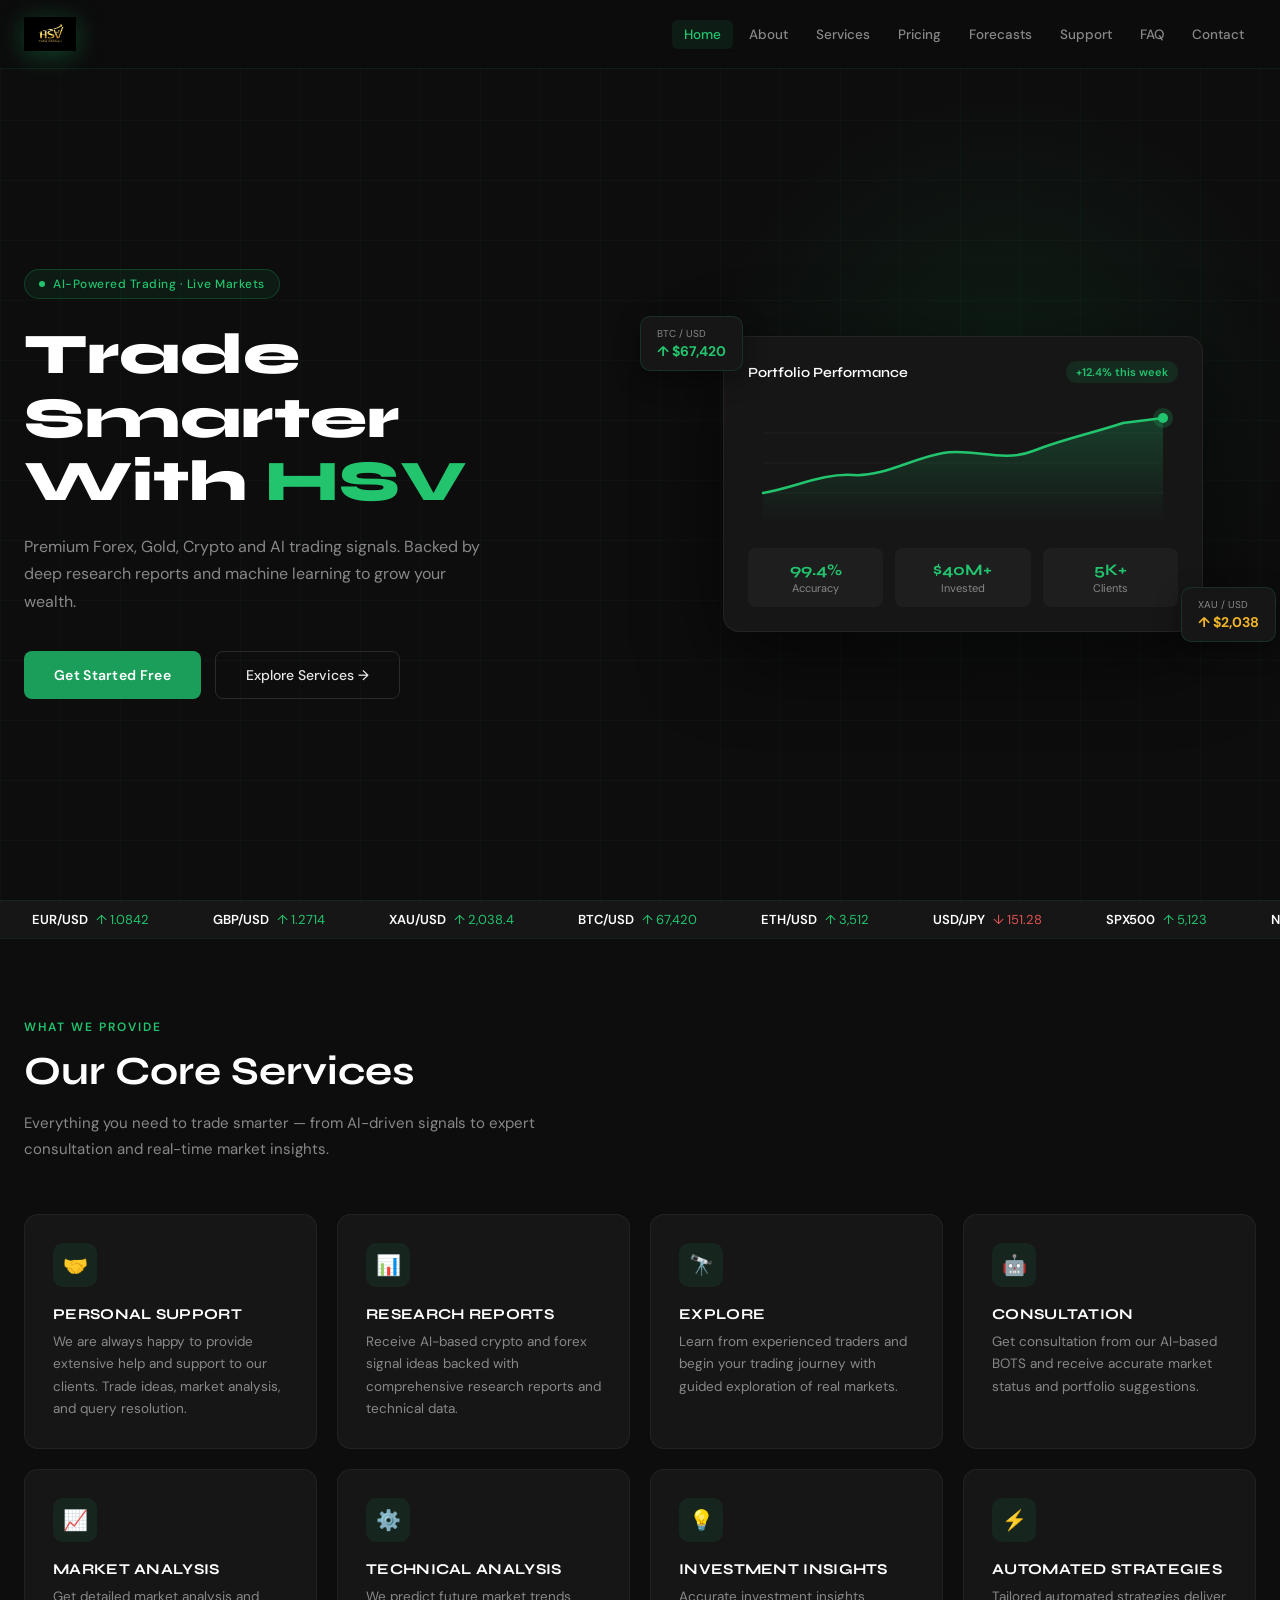
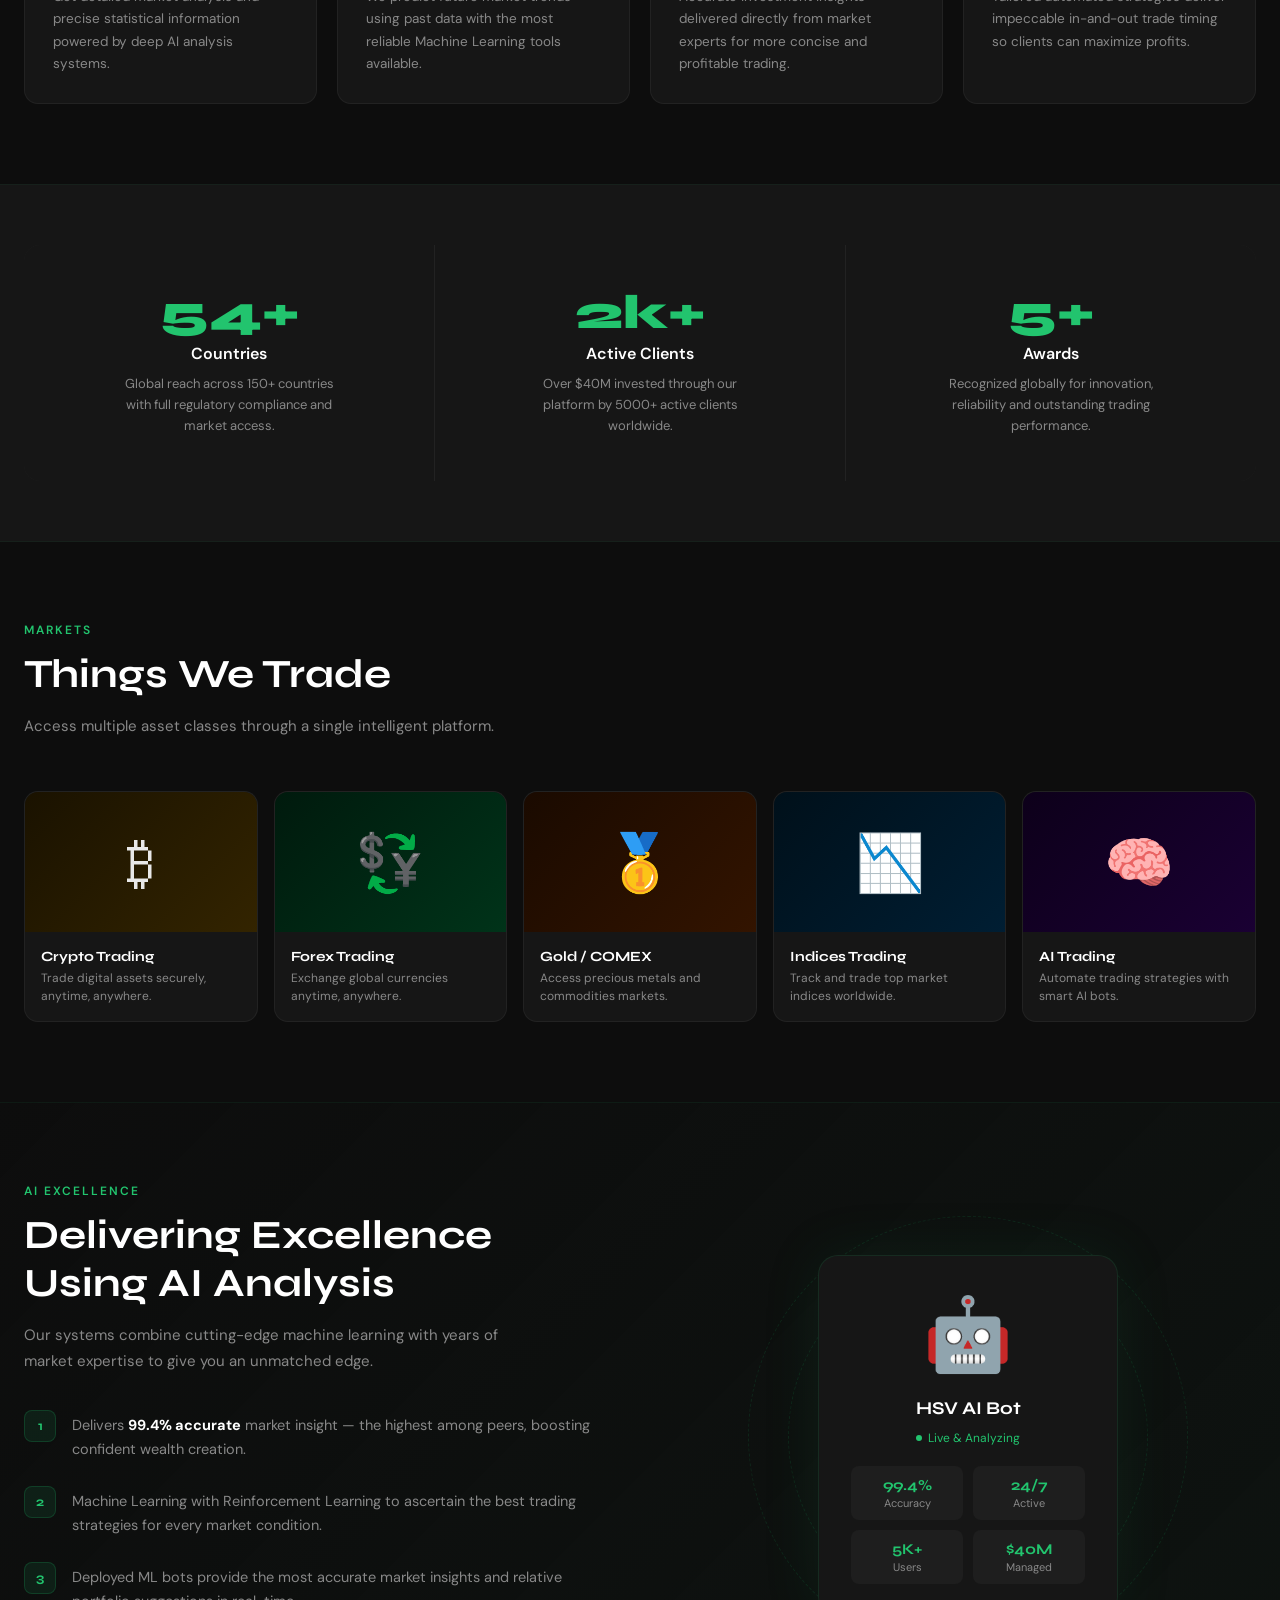
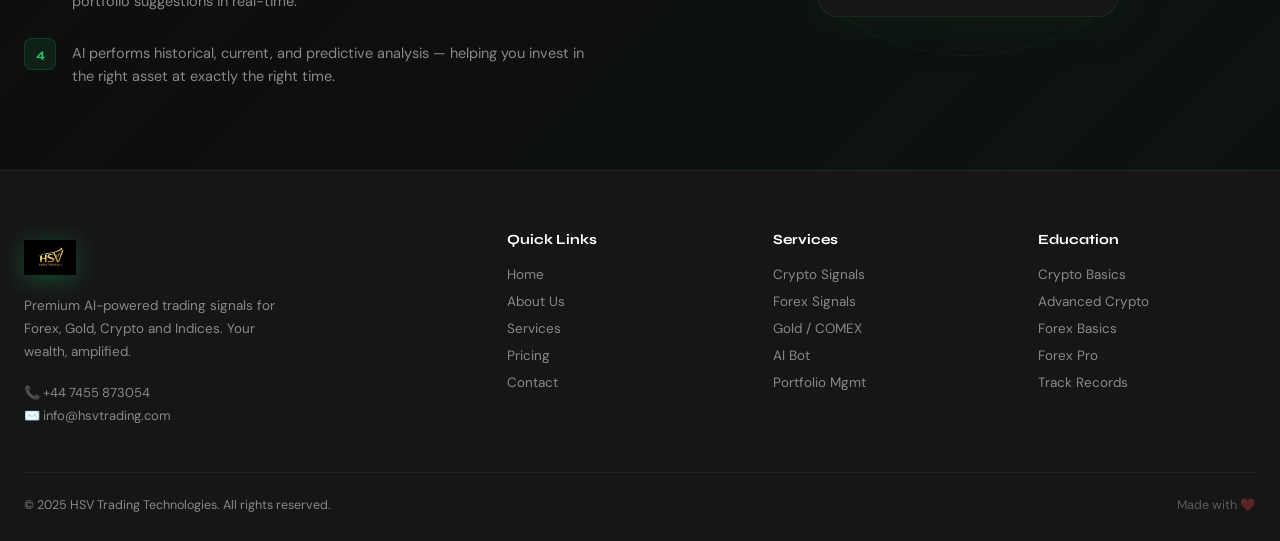
<file: index.html>
<!DOCTYPE html>
<html lang="en">
<head>
<meta charset="UTF-8">
<meta name="viewport" content="width=device-width, initial-scale=1.0">
<title>HSV Trading Technologies</title>
<link href="https://fonts.googleapis.com/css2?family=Syne:wght@400;600;700;800&family=DM+Sans:wght@300;400;500&display=swap" rel="stylesheet">
<style>
  :root {
    --green: #1a9e5a;
    --green-light: #22c46e;
    --green-glow: rgba(26,158,90,0.15);
    --dark: #0d0d0d;
    --dark2: #161616;
    --dark3: #1e1e1e;
    --gray: #2a2a2a;
    --text: #e8e8e8;
    --text-muted: #888;
    --white: #ffffff;
  }

  * { margin: 0; padding: 0; box-sizing: border-box; }

  body {
    font-family: 'DM Sans', sans-serif;
    background: var(--dark);
    color: var(--text);
    overflow-x: hidden;
  }

  /* ===== NAVBAR ===== */
  header {
    position: fixed;
    top: 0; left: 0; right: 0;
    z-index: 1000;
    background: rgba(13,13,13,0.92);
    backdrop-filter: blur(12px);
    border-bottom: 1px solid rgba(26,158,90,0.15);
  }

  .navbar {
    max-width: 1300px;
    margin: 0 auto;
    padding: 0 24px;
    height: 68px;
    display: flex;
    align-items: center;
    justify-content: space-between;
  }

  .logo {
    display: flex;
    align-items: center;
    gap: 10px;
    text-decoration: none;
  }

  .logo {
    display: flex;
    align-items: center;
    text-decoration: none;
  }

  .logo-icon {
    display: flex;
    align-items: center;
    justify-content: center;
    transition: transform 0.2s, filter 0.2s;
    filter: drop-shadow(0 4px 12px rgba(26,158,90,0.4));
  }

  .logo:hover .logo-icon {
    transform: scale(1.07);
    filter: drop-shadow(0 6px 18px rgba(34,196,110,0.55));
  }

  nav.nav-links {
    display: flex;
    align-items: center;
    gap: 4px;
  }

  nav.nav-links a {
    text-decoration: none;
    color: var(--text-muted);
    font-size: 13.5px;
    font-weight: 500;
    padding: 6px 12px;
    border-radius: 6px;
    transition: all 0.2s;
  }

  nav.nav-links a:hover, nav.nav-links a.active {
    color: var(--white);
    background: rgba(26,158,90,0.12);
  }

  nav.nav-links a.active { color: var(--green-light); }

  .mobile-menu {
    display: none;
    font-size: 24px;
    cursor: pointer;
    color: var(--text);
  }

  /* ===== HERO ===== */
  .hero {
    min-height: 100vh;
    padding-top: 68px;
    display: flex;
    align-items: center;
    position: relative;
    overflow: hidden;
    background: var(--dark);
  }

  /* Animated background grid */
  .hero::before {
    content: '';
    position: absolute;
    inset: 0;
    background-image:
      linear-gradient(rgba(26,158,90,0.05) 1px, transparent 1px),
      linear-gradient(90deg, rgba(26,158,90,0.05) 1px, transparent 1px);
    background-size: 60px 60px;
    animation: gridMove 20s linear infinite;
  }

  @keyframes gridMove {
    0% { transform: translateY(0); }
    100% { transform: translateY(60px); }
  }

  /* Green glow blob */
  .hero::after {
    content: '';
    position: absolute;
    top: 10%; left: 55%;
    width: 600px; height: 600px;
    background: radial-gradient(circle, rgba(26,158,90,0.12) 0%, transparent 70%);
    border-radius: 50%;
    pointer-events: none;
  }

  .hero-inner {
    max-width: 1300px;
    margin: 0 auto;
    padding: 0 24px;
    width: 100%;
    display: grid;
    grid-template-columns: 1fr 1fr;
    gap: 60px;
    align-items: center;
    position: relative;
    z-index: 2;
  }

  .hero-badge {
    display: inline-flex;
    align-items: center;
    gap: 8px;
    background: rgba(26,158,90,0.1);
    border: 1px solid rgba(26,158,90,0.3);
    border-radius: 100px;
    padding: 6px 14px;
    font-size: 12px;
    color: var(--green-light);
    font-weight: 500;
    margin-bottom: 24px;
    letter-spacing: 0.5px;
  }

  .hero-badge::before {
    content: '';
    width: 6px; height: 6px;
    background: var(--green-light);
    border-radius: 50%;
    animation: pulse 2s infinite;
  }

  @keyframes pulse {
    0%, 100% { opacity: 1; transform: scale(1); }
    50% { opacity: 0.5; transform: scale(0.8); }
  }

  .hero h1 {
    font-family: 'Syne', sans-serif;
    font-size: clamp(36px, 4.5vw, 58px);
    font-weight: 800;
    line-height: 1.1;
    color: var(--white);
    margin-bottom: 20px;
  }

  .hero h1 .highlight {
    color: var(--green-light);
    position: relative;
  }

  .hero p {
    font-size: 16px;
    color: var(--text-muted);
    line-height: 1.7;
    margin-bottom: 36px;
    max-width: 460px;
  }

  .hero-btns {
    display: flex;
    gap: 14px;
    flex-wrap: wrap;
  }

  .btn-primary {
    background: var(--green);
    color: #fff;
    border: none;
    padding: 14px 30px;
    border-radius: 8px;
    font-size: 14px;
    font-weight: 600;
    cursor: pointer;
    transition: all 0.25s;
    font-family: 'DM Sans', sans-serif;
    letter-spacing: 0.3px;
  }

  .btn-primary:hover {
    background: var(--green-light);
    transform: translateY(-2px);
    box-shadow: 0 8px 24px rgba(26,158,90,0.35);
  }

  .btn-secondary {
    background: transparent;
    color: var(--text);
    border: 1px solid var(--gray);
    padding: 14px 30px;
    border-radius: 8px;
    font-size: 14px;
    font-weight: 500;
    cursor: pointer;
    transition: all 0.25s;
    font-family: 'DM Sans', sans-serif;
  }

  .btn-secondary:hover {
    border-color: var(--green);
    color: var(--green-light);
  }

  /* Chart Visual */
  .hero-visual {
    position: relative;
    display: flex;
    align-items: center;
    justify-content: center;
  }

  .chart-card {
    background: var(--dark2);
    border: 1px solid rgba(255,255,255,0.06);
    border-radius: 16px;
    padding: 24px;
    width: 100%;
    max-width: 480px;
    box-shadow: 0 24px 80px rgba(0,0,0,0.6);
    animation: floatCard 4s ease-in-out infinite;
  }

  @keyframes floatCard {
    0%, 100% { transform: translateY(0); }
    50% { transform: translateY(-12px); }
  }

  .chart-header {
    display: flex;
    justify-content: space-between;
    align-items: center;
    margin-bottom: 20px;
  }

  .chart-title { font-family: 'Syne', sans-serif; font-weight: 600; font-size: 14px; color: var(--white); }
  .chart-tag {
    background: rgba(26,158,90,0.15);
    color: var(--green-light);
    font-size: 11px;
    font-weight: 600;
    padding: 4px 10px;
    border-radius: 100px;
  }

  /* SVG Chart */
  .chart-svg {
    width: 100%;
    height: 120px;
  }

  .chart-stats {
    display: grid;
    grid-template-columns: repeat(3, 1fr);
    gap: 12px;
    margin-top: 20px;
  }

  .stat-box {
    background: var(--dark3);
    border-radius: 8px;
    padding: 12px;
    text-align: center;
  }

  .stat-box .val {
    font-family: 'Syne', sans-serif;
    font-weight: 700;
    font-size: 16px;
    color: var(--green-light);
  }

  .stat-box .lbl {
    font-size: 11px;
    color: var(--text-muted);
    margin-top: 2px;
  }

  /* Mini floating cards */
  .float-card {
    position: absolute;
    background: var(--dark2);
    border: 1px solid rgba(26,158,90,0.2);
    border-radius: 10px;
    padding: 10px 16px;
    font-size: 12px;
    white-space: nowrap;
    box-shadow: 0 8px 24px rgba(0,0,0,0.4);
  }

  .float-card.top-left {
    top: -20px; left: -30px;
    animation: floatCard2 3s ease-in-out infinite;
  }

  .float-card.bottom-right {
    bottom: -10px; right: -20px;
    animation: floatCard2 3.5s ease-in-out infinite reverse;
  }

  @keyframes floatCard2 {
    0%, 100% { transform: translateY(0); }
    50% { transform: translateY(-8px); }
  }

  .float-card .fc-label { color: var(--text-muted); font-size: 10px; }
  .float-card .fc-val { color: var(--green-light); font-weight: 700; font-size: 14px; margin-top: 2px; }

  /* ===== TICKER ===== */
  .ticker-bar {
    background: var(--dark2);
    border-top: 1px solid rgba(26,158,90,0.1);
    border-bottom: 1px solid rgba(26,158,90,0.1);
    overflow: hidden;
    padding: 10px 0;
  }

  .ticker-inner {
    display: flex;
    animation: tickerScroll 25s linear infinite;
    width: max-content;
  }

  .ticker-item {
    padding: 0 32px;
    font-size: 13px;
    color: var(--text-muted);
    display: flex;
    align-items: center;
    gap: 8px;
    white-space: nowrap;
  }

  .ticker-item .pair { color: var(--white); font-weight: 600; font-size: 13px; }
  .ticker-item .up { color: var(--green-light); }
  .ticker-item .down { color: #e05252; }

  @keyframes tickerScroll {
    0% { transform: translateX(0); }
    100% { transform: translateX(-50%); }
  }

  /* ===== SECTIONS ===== */
  .section {
    padding: 80px 24px;
    max-width: 1300px;
    margin: 0 auto;
  }

  .section-label {
    font-size: 12px;
    font-weight: 600;
    color: var(--green-light);
    letter-spacing: 2px;
    text-transform: uppercase;
    margin-bottom: 12px;
  }

  .section-title {
    font-family: 'Syne', sans-serif;
    font-size: clamp(26px, 3.5vw, 40px);
    font-weight: 700;
    color: var(--white);
    margin-bottom: 16px;
  }

  .section-sub {
    color: var(--text-muted);
    font-size: 15px;
    max-width: 520px;
    line-height: 1.7;
    margin-bottom: 52px;
  }

  /* ===== SERVICES GRID ===== */
  .services-grid {
    display: grid;
    grid-template-columns: repeat(auto-fill, minmax(270px, 1fr));
    gap: 20px;
  }

  .service-card {
    background: var(--dark2);
    border: 1px solid rgba(255,255,255,0.05);
    border-radius: 14px;
    padding: 28px;
    transition: all 0.3s;
    position: relative;
    overflow: hidden;
  }

  .service-card::before {
    content: '';
    position: absolute;
    top: 0; left: 0;
    width: 100%; height: 3px;
    background: var(--green);
    transform: scaleX(0);
    transform-origin: left;
    transition: transform 0.3s;
  }

  .service-card:hover {
    border-color: rgba(26,158,90,0.2);
    transform: translateY(-4px);
    box-shadow: 0 16px 40px rgba(0,0,0,0.4);
  }

  .service-card:hover::before { transform: scaleX(1); }

  .svc-icon {
    width: 44px; height: 44px;
    background: rgba(26,158,90,0.12);
    border-radius: 10px;
    display: flex; align-items: center; justify-content: center;
    font-size: 20px;
    margin-bottom: 18px;
    transition: background 0.3s;
  }

  .service-card:hover .svc-icon { background: rgba(26,158,90,0.22); }

  .svc-title {
    font-family: 'Syne', sans-serif;
    font-weight: 700;
    font-size: 15px;
    color: var(--white);
    margin-bottom: 8px;
    letter-spacing: 0.3px;
  }

  .svc-desc {
    font-size: 13.5px;
    color: var(--text-muted);
    line-height: 1.65;
  }

  /* ===== STATS ===== */
  .stats-wrapper {
    background: var(--dark2);
    border-top: 1px solid rgba(26,158,90,0.08);
    border-bottom: 1px solid rgba(26,158,90,0.08);
    padding: 60px 24px;
  }

  .stats-inner {
    max-width: 1300px;
    margin: 0 auto;
    display: grid;
    grid-template-columns: repeat(3, 1fr);
    gap: 1px;
    background: rgba(255,255,255,0.05);
    border-radius: 16px;
    overflow: hidden;
  }

  .stat-item {
    background: var(--dark2);
    padding: 44px 40px;
    text-align: center;
  }

  .stat-number {
    font-family: 'Syne', sans-serif;
    font-size: 48px;
    font-weight: 800;
    color: var(--green-light);
    line-height: 1;
    margin-bottom: 6px;
  }

  .stat-label {
    font-size: 16px;
    font-weight: 600;
    color: var(--white);
    margin-bottom: 10px;
  }

  .stat-desc {
    font-size: 13px;
    color: var(--text-muted);
    line-height: 1.6;
    max-width: 220px;
    margin: 0 auto;
  }

  /* ===== TRADING CATEGORIES ===== */
  .trade-grid {
    display: grid;
    grid-template-columns: repeat(5, 1fr);
    gap: 16px;
  }

  .trade-card {
    background: var(--dark2);
    border: 1px solid rgba(255,255,255,0.05);
    border-radius: 14px;
    overflow: hidden;
    transition: all 0.3s;
    cursor: pointer;
    position: relative;
  }

  .trade-card:hover {
    border-color: rgba(26,158,90,0.3);
    transform: translateY(-6px);
    box-shadow: 0 20px 50px rgba(0,0,0,0.5);
  }

  .trade-visual {
    height: 140px;
    display: flex;
    align-items: center;
    justify-content: center;
    font-size: 56px;
    position: relative;
    overflow: hidden;
  }

  /* Different bg per card */
  .trade-card:nth-child(1) .trade-visual { background: linear-gradient(135deg, #1a1200, #332400); }
  .trade-card:nth-child(2) .trade-visual { background: linear-gradient(135deg, #001a0d, #003319); }
  .trade-card:nth-child(3) .trade-visual { background: linear-gradient(135deg, #1a0a00, #331400); }
  .trade-card:nth-child(4) .trade-visual { background: linear-gradient(135deg, #00101a, #001e33); }
  .trade-card:nth-child(5) .trade-visual { background: linear-gradient(135deg, #0d001a, #1a0033); }

  .trade-overlay {
    position: absolute;
    inset: 0;
    background: rgba(26,158,90,0.15);
    opacity: 0;
    transition: opacity 0.3s;
    display: flex;
    align-items: center;
    justify-content: center;
  }

  .trade-card:hover .trade-overlay { opacity: 1; }

  .trade-btn {
    background: var(--green);
    color: #fff;
    border: none;
    padding: 9px 18px;
    border-radius: 6px;
    font-size: 12px;
    font-weight: 600;
    cursor: pointer;
    font-family: 'DM Sans', sans-serif;
  }

  .trade-info {
    padding: 16px;
  }

  .trade-name {
    font-family: 'Syne', sans-serif;
    font-weight: 700;
    font-size: 14px;
    color: var(--white);
    margin-bottom: 4px;
  }

  .trade-desc {
    font-size: 12px;
    color: var(--text-muted);
    line-height: 1.5;
  }

  /* ===== AI SECTION ===== */
  .ai-section {
    background: linear-gradient(135deg, var(--dark) 0%, rgba(26,158,90,0.04) 100%);
    border-top: 1px solid rgba(26,158,90,0.08);
    border-bottom: 1px solid rgba(26,158,90,0.08);
    padding: 80px 24px;
  }

  .ai-inner {
    max-width: 1300px;
    margin: 0 auto;
    display: grid;
    grid-template-columns: 1fr 1fr;
    gap: 80px;
    align-items: center;
  }

  .ai-points {
    display: flex;
    flex-direction: column;
    gap: 24px;
  }

  .ai-point {
    display: flex;
    gap: 16px;
    align-items: flex-start;
  }

  .ai-num {
    width: 32px; height: 32px;
    min-width: 32px;
    background: rgba(26,158,90,0.12);
    border: 1px solid rgba(26,158,90,0.25);
    border-radius: 8px;
    display: flex; align-items: center; justify-content: center;
    font-family: 'Syne', sans-serif;
    font-weight: 700;
    font-size: 13px;
    color: var(--green-light);
  }

  .ai-point-text {
    font-size: 14.5px;
    color: var(--text-muted);
    line-height: 1.65;
    padding-top: 4px;
  }

  /* AI Bot Visual */
  .ai-visual {
    display: flex;
    align-items: center;
    justify-content: center;
    position: relative;
  }

  .bot-card {
    background: var(--dark2);
    border: 1px solid rgba(26,158,90,0.15);
    border-radius: 20px;
    padding: 32px;
    width: 300px;
    text-align: center;
    position: relative;
    box-shadow: 0 0 60px rgba(26,158,90,0.1);
    animation: floatCard 5s ease-in-out infinite;
  }

  .bot-head {
    font-size: 72px;
    margin-bottom: 16px;
    display: block;
  }

  .bot-name {
    font-family: 'Syne', sans-serif;
    font-weight: 700;
    font-size: 18px;
    color: var(--white);
    margin-bottom: 6px;
  }

  .bot-status {
    display: inline-flex;
    align-items: center;
    gap: 6px;
    font-size: 12px;
    color: var(--green-light);
  }

  .bot-status::before {
    content: '';
    width: 6px; height: 6px;
    background: var(--green-light);
    border-radius: 50%;
    animation: pulse 1.5s infinite;
  }

  .bot-metrics {
    display: grid;
    grid-template-columns: 1fr 1fr;
    gap: 10px;
    margin-top: 20px;
  }

  .bot-metric {
    background: var(--dark3);
    border-radius: 8px;
    padding: 10px;
  }

  .bot-metric .bm-val {
    font-family: 'Syne', sans-serif;
    font-weight: 700;
    font-size: 15px;
    color: var(--green-light);
  }

  .bot-metric .bm-lbl {
    font-size: 11px;
    color: var(--text-muted);
    margin-top: 2px;
  }

  /* Orbiting rings */
  .orbit {
    position: absolute;
    border-radius: 50%;
    border: 1px dashed rgba(26,158,90,0.15);
    top: 50%; left: 50%;
    transform: translate(-50%, -50%);
    animation: spin 12s linear infinite;
  }

  .orbit-1 { width: 360px; height: 360px; }
  .orbit-2 { width: 440px; height: 440px; animation-direction: reverse; animation-duration: 18s; }

  @keyframes spin { 0% { transform: translate(-50%, -50%) rotate(0); } 100% { transform: translate(-50%, -50%) rotate(360deg); } }

  /* ===== FOOTER ===== */
  footer {
    background: var(--dark2);
    border-top: 1px solid rgba(255,255,255,0.05);
    padding: 60px 24px 28px;
  }

  .footer-inner {
    max-width: 1300px;
    margin: 0 auto;
    display: grid;
    grid-template-columns: 2fr 1fr 1fr 1fr;
    gap: 48px;
    margin-bottom: 48px;
  }

  .footer-brand p {
    font-size: 13.5px;
    color: var(--text-muted);
    line-height: 1.7;
    margin: 12px 0 20px;
    max-width: 260px;
  }

  .contact-info {
    display: flex;
    flex-direction: column;
    gap: 6px;
  }

  .contact-info a {
    color: var(--text-muted);
    text-decoration: none;
    font-size: 13px;
    transition: color 0.2s;
  }

  .contact-info a:hover { color: var(--green-light); }

  .footer-col h4 {
    font-family: 'Syne', sans-serif;
    font-weight: 700;
    font-size: 14px;
    color: var(--white);
    margin-bottom: 18px;
  }

  .footer-col a {
    display: block;
    text-decoration: none;
    color: var(--text-muted);
    font-size: 13.5px;
    margin-bottom: 10px;
    transition: color 0.2s;
  }

  .footer-col a:hover { color: var(--green-light); }

  .footer-bottom {
    max-width: 1300px;
    margin: 0 auto;
    padding-top: 24px;
    border-top: 1px solid rgba(255,255,255,0.05);
    display: flex;
    justify-content: space-between;
    align-items: center;
    font-size: 12.5px;
    color: var(--text-muted);
  }

  /* ===== MOBILE ===== */
  @media (max-width: 900px) {
    .hero-inner { grid-template-columns: 1fr; }
    .hero-visual { display: none; }
    .stats-inner { grid-template-columns: 1fr; }
    .trade-grid { grid-template-columns: repeat(2, 1fr); }
    .ai-inner { grid-template-columns: 1fr; }
    .ai-visual { display: none; }
    .footer-inner { grid-template-columns: 1fr 1fr; }
  }

  @media (max-width: 600px) {
    nav.nav-links { display: none; }
    nav.nav-links.open { display: flex; flex-direction: column; position: absolute; top: 68px; left: 0; right: 0; background: var(--dark2); padding: 20px; gap: 8px; border-bottom: 1px solid var(--gray); }
    .mobile-menu { display: block; }
    .trade-grid { grid-template-columns: 1fr 1fr; }
    .footer-inner { grid-template-columns: 1fr; }
    .services-grid { grid-template-columns: 1fr; }
  }
</style>
</head>
<body>

<!-- NAVBAR -->
<header>
  <div class="navbar">
    <a href="index.html" class="logo">
      <div class="logo-icon">
        <img src="images/logo.png" alt="HSV Trading Logo" width="52" height="52" style="border-radius: 10px; object-fit: contain;">
      </div>
    </a>
    <div class="mobile-menu" onclick="toggleMenu()">☰</div>
    <nav class="nav-links" id="navLinks">
      <a href="index.html" class="active">Home</a>
      <a href="about.html">About</a>
      <a href="services.html">Services</a>
      <a href="pricing.html">Pricing</a>
      <a href="forecasts.html">Forecasts</a>
      <a href="support.html">Support</a>
      <a href="faq.html">FAQ</a>
      <a href="contact.html">Contact</a>
    </nav>
  </div>
</header>

<!-- HERO -->
<section class="hero">
  <div class="hero-inner">
    <div class="hero-content">
      <div class="hero-badge">AI-Powered Trading · Live Markets</div>
      <h1>Trade Smarter<br>With <span class="highlight">HSV</span></h1>
      <p>Premium Forex, Gold, Crypto and AI trading signals. Backed by deep research reports and machine learning to grow your wealth.</p>
      <div class="hero-btns">
        <button class="btn-primary">Get Started Free</button>
        <button class="btn-secondary">Explore Services →</button>
      </div>
    </div>

    <div class="hero-visual">
      <div class="float-card top-left">
        <div class="fc-label">BTC / USD</div>
        <div class="fc-val">↑ $67,420</div>
      </div>

      <div class="chart-card">
        <div class="chart-header">
          <div class="chart-title">Portfolio Performance</div>
          <div class="chart-tag">+12.4% this week</div>
        </div>
        <svg class="chart-svg" viewBox="0 0 400 120" fill="none">
          <defs>
            <linearGradient id="chartGrad" x1="0" y1="0" x2="0" y2="1">
              <stop offset="0%" stop-color="#1a9e5a" stop-opacity="0.3"/>
              <stop offset="100%" stop-color="#1a9e5a" stop-opacity="0"/>
            </linearGradient>
          </defs>
          <!-- Grid lines -->
          <line x1="0" y1="30" x2="400" y2="30" stroke="rgba(255,255,255,0.04)" stroke-width="1"/>
          <line x1="0" y1="60" x2="400" y2="60" stroke="rgba(255,255,255,0.04)" stroke-width="1"/>
          <line x1="0" y1="90" x2="400" y2="90" stroke="rgba(255,255,255,0.04)" stroke-width="1"/>
          <!-- Area fill -->
          <path d="M0,90 C30,85 60,70 90,72 C120,74 150,55 180,50 C210,45 240,60 270,48 C300,36 330,30 360,20 L400,15 L400,120 L0,120 Z" fill="url(#chartGrad)"/>
          <!-- Line -->
          <path d="M0,90 C30,85 60,70 90,72 C120,74 150,55 180,50 C210,45 240,60 270,48 C300,36 330,30 360,20 L400,15" stroke="#22c46e" stroke-width="2.5" fill="none" stroke-linecap="round"/>
          <!-- Dot at end -->
          <circle cx="400" cy="15" r="5" fill="#22c46e"/>
          <circle cx="400" cy="15" r="10" fill="rgba(34,196,110,0.2)"/>
        </svg>
        <div class="chart-stats">
          <div class="stat-box"><div class="val">99.4%</div><div class="lbl">Accuracy</div></div>
          <div class="stat-box"><div class="val">$40M+</div><div class="lbl">Invested</div></div>
          <div class="stat-box"><div class="val">5K+</div><div class="lbl">Clients</div></div>
        </div>
      </div>

      <div class="float-card bottom-right">
        <div class="fc-label">XAU / USD</div>
        <div class="fc-val" style="color:#f0b429">↑ $2,038</div>
      </div>
    </div>
  </div>
</section>

<!-- TICKER -->
<div class="ticker-bar">
  <div class="ticker-inner" id="ticker">
    <div class="ticker-item"><span class="pair">EUR/USD</span> <span class="up">↑ 1.0842</span></div>
    <div class="ticker-item"><span class="pair">GBP/USD</span> <span class="up">↑ 1.2714</span></div>
    <div class="ticker-item"><span class="pair">XAU/USD</span> <span class="up">↑ 2,038.4</span></div>
    <div class="ticker-item"><span class="pair">BTC/USD</span> <span class="up">↑ 67,420</span></div>
    <div class="ticker-item"><span class="pair">ETH/USD</span> <span class="up">↑ 3,512</span></div>
    <div class="ticker-item"><span class="pair">USD/JPY</span> <span class="down">↓ 151.28</span></div>
    <div class="ticker-item"><span class="pair">SPX500</span> <span class="up">↑ 5,123</span></div>
    <div class="ticker-item"><span class="pair">NASDAQ</span> <span class="up">↑ 18,230</span></div>
    <!-- duplicated for seamless scroll -->
    <div class="ticker-item"><span class="pair">EUR/USD</span> <span class="up">↑ 1.0842</span></div>
    <div class="ticker-item"><span class="pair">GBP/USD</span> <span class="up">↑ 1.2714</span></div>
    <div class="ticker-item"><span class="pair">XAU/USD</span> <span class="up">↑ 2,038.4</span></div>
    <div class="ticker-item"><span class="pair">BTC/USD</span> <span class="up">↑ 67,420</span></div>
    <div class="ticker-item"><span class="pair">ETH/USD</span> <span class="up">↑ 3,512</span></div>
    <div class="ticker-item"><span class="pair">USD/JPY</span> <span class="down">↓ 151.28</span></div>
    <div class="ticker-item"><span class="pair">SPX500</span> <span class="up">↑ 5,123</span></div>
    <div class="ticker-item"><span class="pair">NASDAQ</span> <span class="up">↑ 18,230</span></div>
  </div>
</div>

<!-- SERVICES -->
<div style="background: var(--dark);">
  <div class="section">
    <div class="section-label">What We Provide</div>
    <h2 class="section-title">Our Core Services</h2>
    <p class="section-sub">Everything you need to trade smarter — from AI-driven signals to expert consultation and real-time market insights.</p>
    <div class="services-grid">
      <div class="service-card">
        <div class="svc-icon">🤝</div>
        <div class="svc-title">PERSONAL SUPPORT</div>
        <div class="svc-desc">We are always happy to provide extensive help and support to our clients. Trade ideas, market analysis, and query resolution.</div>
      </div>
      <div class="service-card">
        <div class="svc-icon">📊</div>
        <div class="svc-title">RESEARCH REPORTS</div>
        <div class="svc-desc">Receive AI-based crypto and forex signal ideas backed with comprehensive research reports and technical data.</div>
      </div>
      <div class="service-card">
        <div class="svc-icon">🔭</div>
        <div class="svc-title">EXPLORE</div>
        <div class="svc-desc">Learn from experienced traders and begin your trading journey with guided exploration of real markets.</div>
      </div>
      <div class="service-card">
        <div class="svc-icon">🤖</div>
        <div class="svc-title">CONSULTATION</div>
        <div class="svc-desc">Get consultation from our AI-based BOTS and receive accurate market status and portfolio suggestions.</div>
      </div>
      <div class="service-card">
        <div class="svc-icon">📈</div>
        <div class="svc-title">MARKET ANALYSIS</div>
        <div class="svc-desc">Get detailed market analysis and precise statistical information powered by deep AI analysis systems.</div>
      </div>
      <div class="service-card">
        <div class="svc-icon">⚙️</div>
        <div class="svc-title">TECHNICAL ANALYSIS</div>
        <div class="svc-desc">We predict future market trends using past data with the most reliable Machine Learning tools available.</div>
      </div>
      <div class="service-card">
        <div class="svc-icon">💡</div>
        <div class="svc-title">INVESTMENT INSIGHTS</div>
        <div class="svc-desc">Accurate investment insights delivered directly from market experts for more concise and profitable trading.</div>
      </div>
      <div class="service-card">
        <div class="svc-icon">⚡</div>
        <div class="svc-title">AUTOMATED STRATEGIES</div>
        <div class="svc-desc">Tailored automated strategies deliver impeccable in-and-out trade timing so clients can maximize profits.</div>
      </div>
    </div>
  </div>
</div>

<!-- STATS -->
<div class="stats-wrapper">
  <div class="stats-inner">
    <div class="stat-item">
      <div class="stat-number" id="c1">0+</div>
      <div class="stat-label">Countries</div>
      <div class="stat-desc">Global reach across 150+ countries with full regulatory compliance and market access.</div>
    </div>
    <div class="stat-item">
      <div class="stat-number" id="c2">0k+</div>
      <div class="stat-label">Active Clients</div>
      <div class="stat-desc">Over $40M invested through our platform by 5000+ active clients worldwide.</div>
    </div>
    <div class="stat-item">
      <div class="stat-number" id="c3">0+</div>
      <div class="stat-label">Awards</div>
      <div class="stat-desc">Recognized globally for innovation, reliability and outstanding trading performance.</div>
    </div>
  </div>
</div>

<!-- THINGS WE TRADE -->
<div style="background: var(--dark);">
  <div class="section">
    <div class="section-label">Markets</div>
    <h2 class="section-title">Things We Trade</h2>
    <p class="section-sub">Access multiple asset classes through a single intelligent platform.</p>
    <div class="trade-grid">

      <div class="trade-card">
        <div class="trade-visual">
          ₿
          <div class="trade-overlay"><button class="trade-btn">Start Trading</button></div>
        </div>
        <div class="trade-info">
          <div class="trade-name">Crypto Trading</div>
          <div class="trade-desc">Trade digital assets securely, anytime, anywhere.</div>
        </div>
      </div>

      <div class="trade-card">
        <div class="trade-visual">
          💱
          <div class="trade-overlay"><button class="trade-btn">Start Trading</button></div>
        </div>
        <div class="trade-info">
          <div class="trade-name">Forex Trading</div>
          <div class="trade-desc">Exchange global currencies anytime, anywhere.</div>
        </div>
      </div>

      <div class="trade-card">
        <div class="trade-visual">
          🥇
          <div class="trade-overlay"><button class="trade-btn">Start Trading</button></div>
        </div>
        <div class="trade-info">
          <div class="trade-name">Gold / COMEX</div>
          <div class="trade-desc">Access precious metals and commodities markets.</div>
        </div>
      </div>

      <div class="trade-card">
        <div class="trade-visual">
          📉
          <div class="trade-overlay"><button class="trade-btn">Start Trading</button></div>
        </div>
        <div class="trade-info">
          <div class="trade-name">Indices Trading</div>
          <div class="trade-desc">Track and trade top market indices worldwide.</div>
        </div>
      </div>

      <div class="trade-card">
        <div class="trade-visual">
          🧠
          <div class="trade-overlay"><button class="trade-btn">Start Trading</button></div>
        </div>
        <div class="trade-info">
          <div class="trade-name">AI Trading</div>
          <div class="trade-desc">Automate trading strategies with smart AI bots.</div>
        </div>
      </div>

    </div>
  </div>
</div>

<!-- AI SECTION -->
<div class="ai-section">
  <div class="ai-inner">
    <div>
      <div class="section-label">AI Excellence</div>
      <h2 class="section-title">Delivering Excellence<br>Using AI Analysis</h2>
      <p class="section-sub" style="margin-bottom: 36px;">Our systems combine cutting-edge machine learning with years of market expertise to give you an unmatched edge.</p>
      <div class="ai-points">
        <div class="ai-point">
          <div class="ai-num">1</div>
          <div class="ai-point-text">Delivers <strong style="color:var(--white)">99.4% accurate</strong> market insight — the highest among peers, boosting confident wealth creation.</div>
        </div>
        <div class="ai-point">
          <div class="ai-num">2</div>
          <div class="ai-point-text">Machine Learning with Reinforcement Learning to ascertain the best trading strategies for every market condition.</div>
        </div>
        <div class="ai-point">
          <div class="ai-num">3</div>
          <div class="ai-point-text">Deployed ML bots provide the most accurate market insights and relative portfolio suggestions in real-time.</div>
        </div>
        <div class="ai-point">
          <div class="ai-num">4</div>
          <div class="ai-point-text">AI performs historical, current, and predictive analysis — helping you invest in the right asset at exactly the right time.</div>
        </div>
      </div>
    </div>

    <div class="ai-visual">
      <div class="orbit orbit-1"></div>
      <div class="orbit orbit-2"></div>
      <div class="bot-card">
        <span class="bot-head">🤖</span>
        <div class="bot-name">HSV AI Bot</div>
        <div class="bot-status">Live & Analyzing</div>
        <div class="bot-metrics">
          <div class="bot-metric"><div class="bm-val">99.4%</div><div class="bm-lbl">Accuracy</div></div>
          <div class="bot-metric"><div class="bm-val">24/7</div><div class="bm-lbl">Active</div></div>
          <div class="bot-metric"><div class="bm-val">5K+</div><div class="bm-lbl">Users</div></div>
          <div class="bot-metric"><div class="bm-val">$40M</div><div class="bm-lbl">Managed</div></div>
        </div>
      </div>
    </div>
  </div>
</div>

<!-- FOOTER -->
<footer>
  <div class="footer-inner">
    <div class="footer-brand">
      <a href="index.html" class="logo" style="margin-bottom: 0;">
        <div class="logo-icon">
          <img src="images/logo.png" alt="HSV Trading Logo" width="52" height="52" style="border-radius: 10px; object-fit: contain;">
        </div>
      </a>
      <p>Premium AI-powered trading signals for Forex, Gold, Crypto and Indices. Your wealth, amplified.</p>
      <div class="contact-info">
        <a href="tel:+447455873054">📞 +44 7455 873054</a>
        <a href="mailto:info@hsvtrading.com">✉️ info@hsvtrading.com</a>
      </div>
    </div>
    <div class="footer-col">
      <h4>Quick Links</h4>
      <a href="index.html">Home</a>
      <a href="about.html">About Us</a>
      <a href="services.html">Services</a>
      <a href="pricing.html">Pricing</a>
      <a href="contact.html">Contact</a>
    </div>
    <div class="footer-col">
      <h4>Services</h4>
      <a href="#">Crypto Signals</a>
      <a href="#">Forex Signals</a>
      <a href="#">Gold / COMEX</a>
      <a href="#">AI Bot</a>
      <a href="#">Portfolio Mgmt</a>
    </div>
    <div class="footer-col">
      <h4>Education</h4>
      <a href="#">Crypto Basics</a>
      <a href="#">Advanced Crypto</a>
      <a href="#">Forex Basics</a>
      <a href="#">Forex Pro</a>
      <a href="#">Track Records</a>
    </div>
  </div>
  <div class="footer-bottom">
    <span>© 2025 HSV Trading Technologies. All rights reserved.</span>
    <span style="color: rgba(255,255,255,0.3)">Made with ❤️</span>
  </div>
</footer>

<script>
  // Mobile menu
  function toggleMenu() {
    document.getElementById('navLinks').classList.toggle('open');
  }

  // Counter animation
  function animateCounter(el, target, suffix, duration) {
    let start = 0;
    const step = target / (duration / 16);
    const interval = setInterval(() => {
      start += step;
      if (start >= target) {
        el.textContent = target + suffix;
        clearInterval(interval);
      } else {
        el.textContent = Math.floor(start) + suffix;
      }
    }, 16);
  }

  // Intersection Observer for counters
  const statsSection = document.querySelector('.stats-wrapper');
  let animated = false;
  const observer = new IntersectionObserver((entries) => {
    if (entries[0].isIntersecting && !animated) {
      animated = true;
      animateCounter(document.getElementById('c1'), 150, '+', 1500);
      animateCounter(document.getElementById('c2'), 5, 'k+', 1200);
      animateCounter(document.getElementById('c3'), 10, '+', 1000);
    }
  }, { threshold: 0.3 });

  if (statsSection) observer.observe(statsSection);
</script>

</body>
</html>
</file>
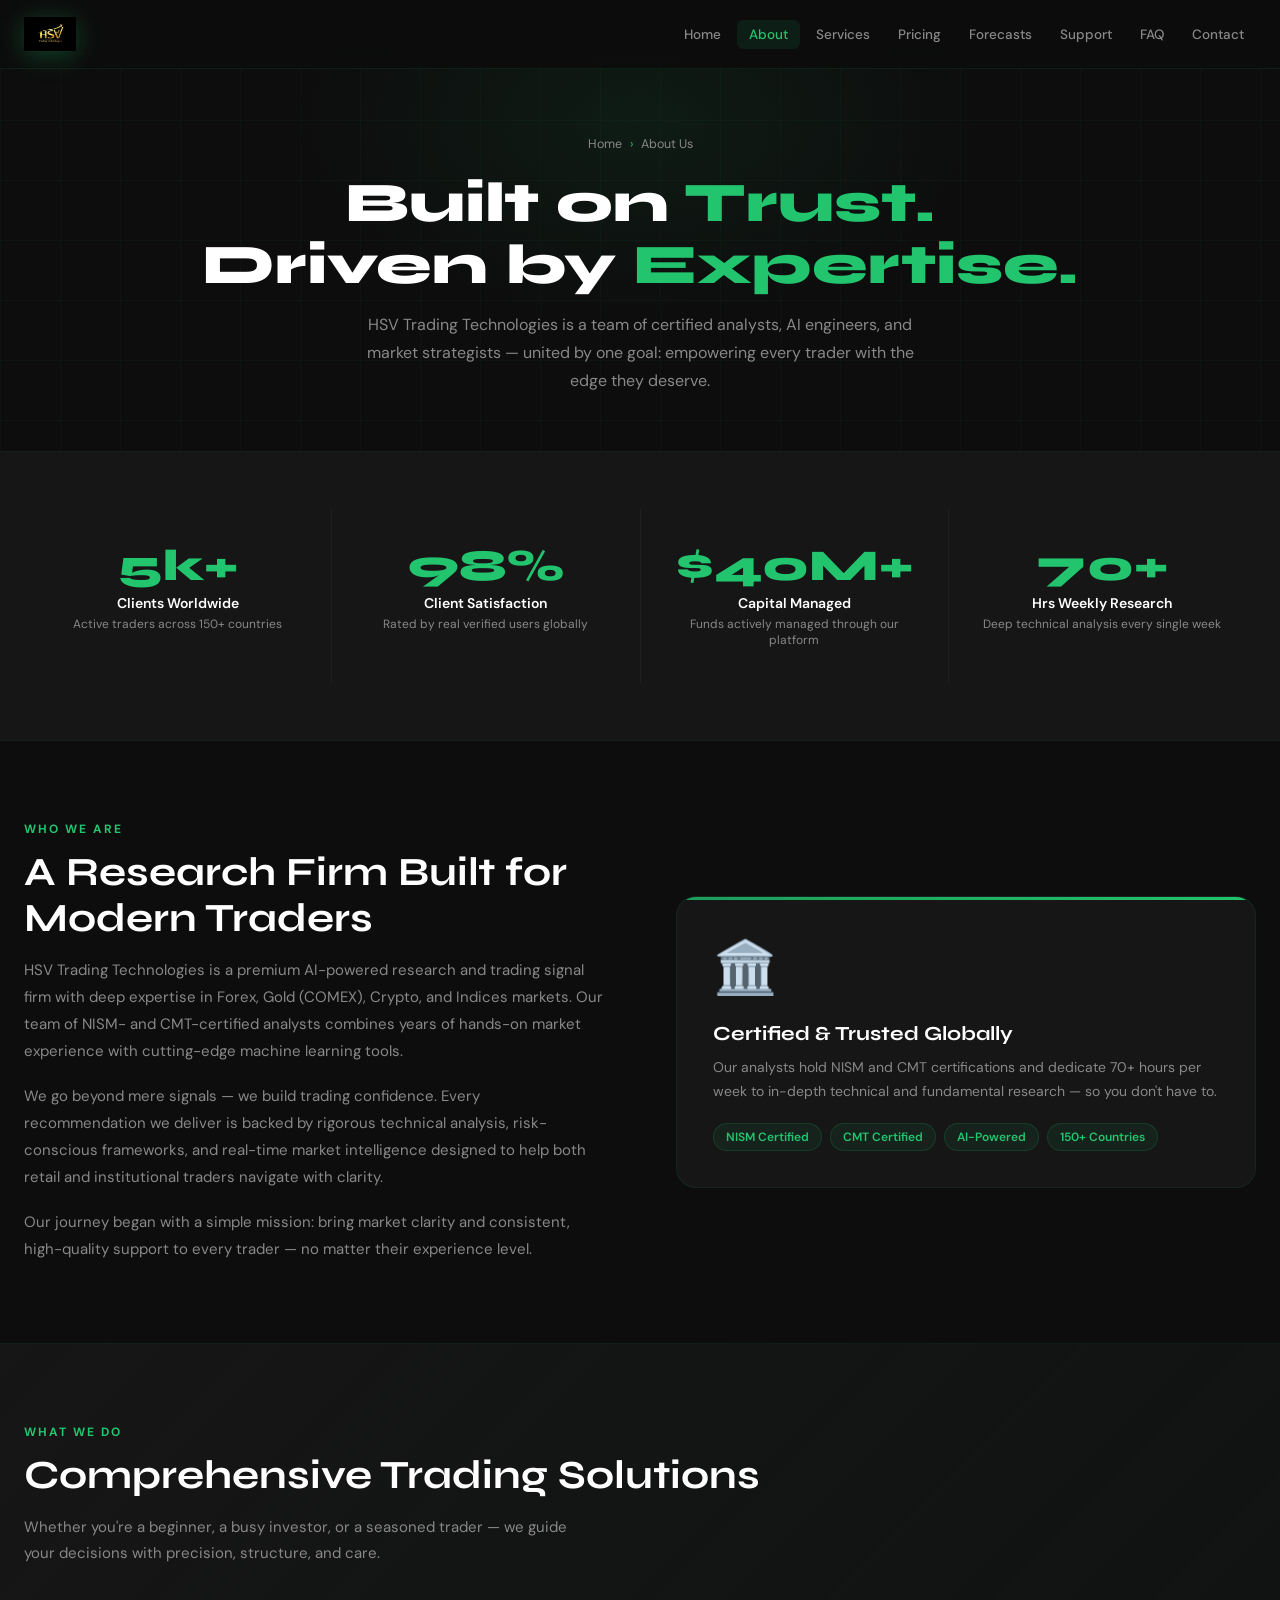
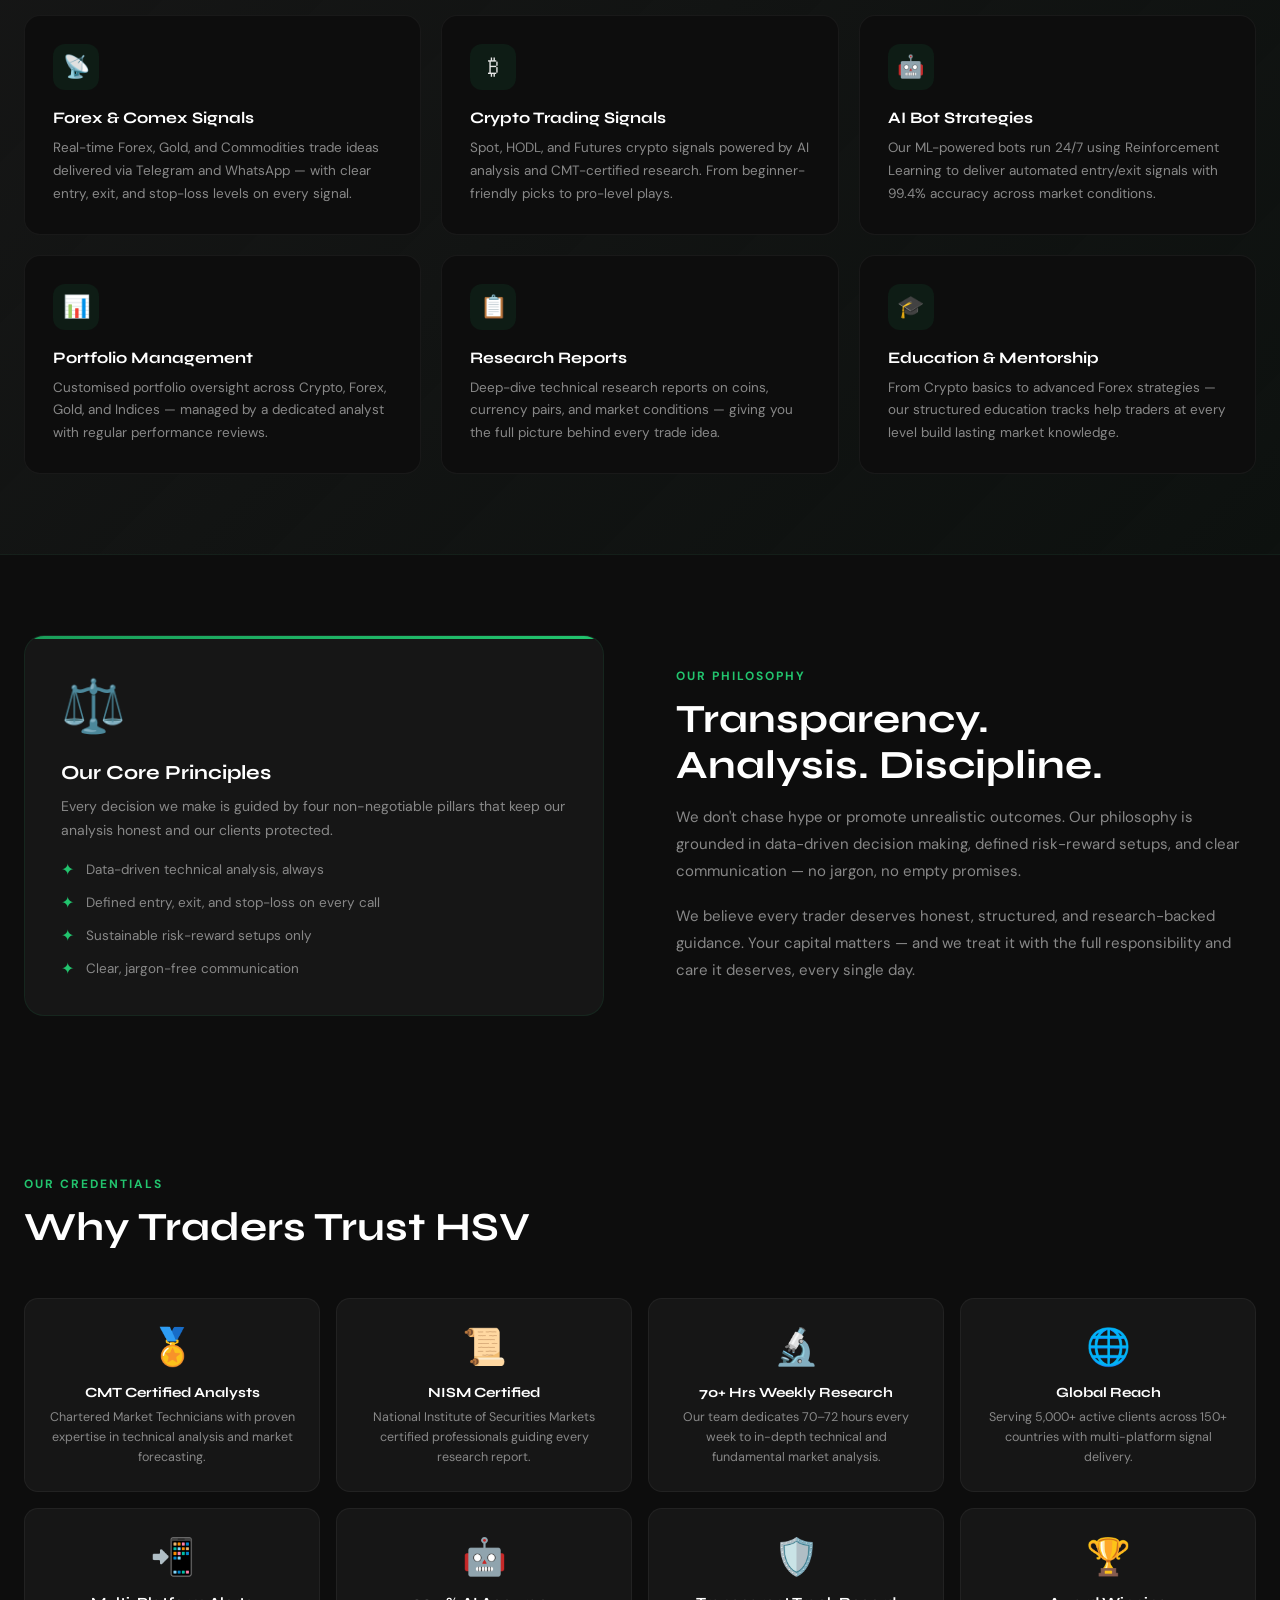
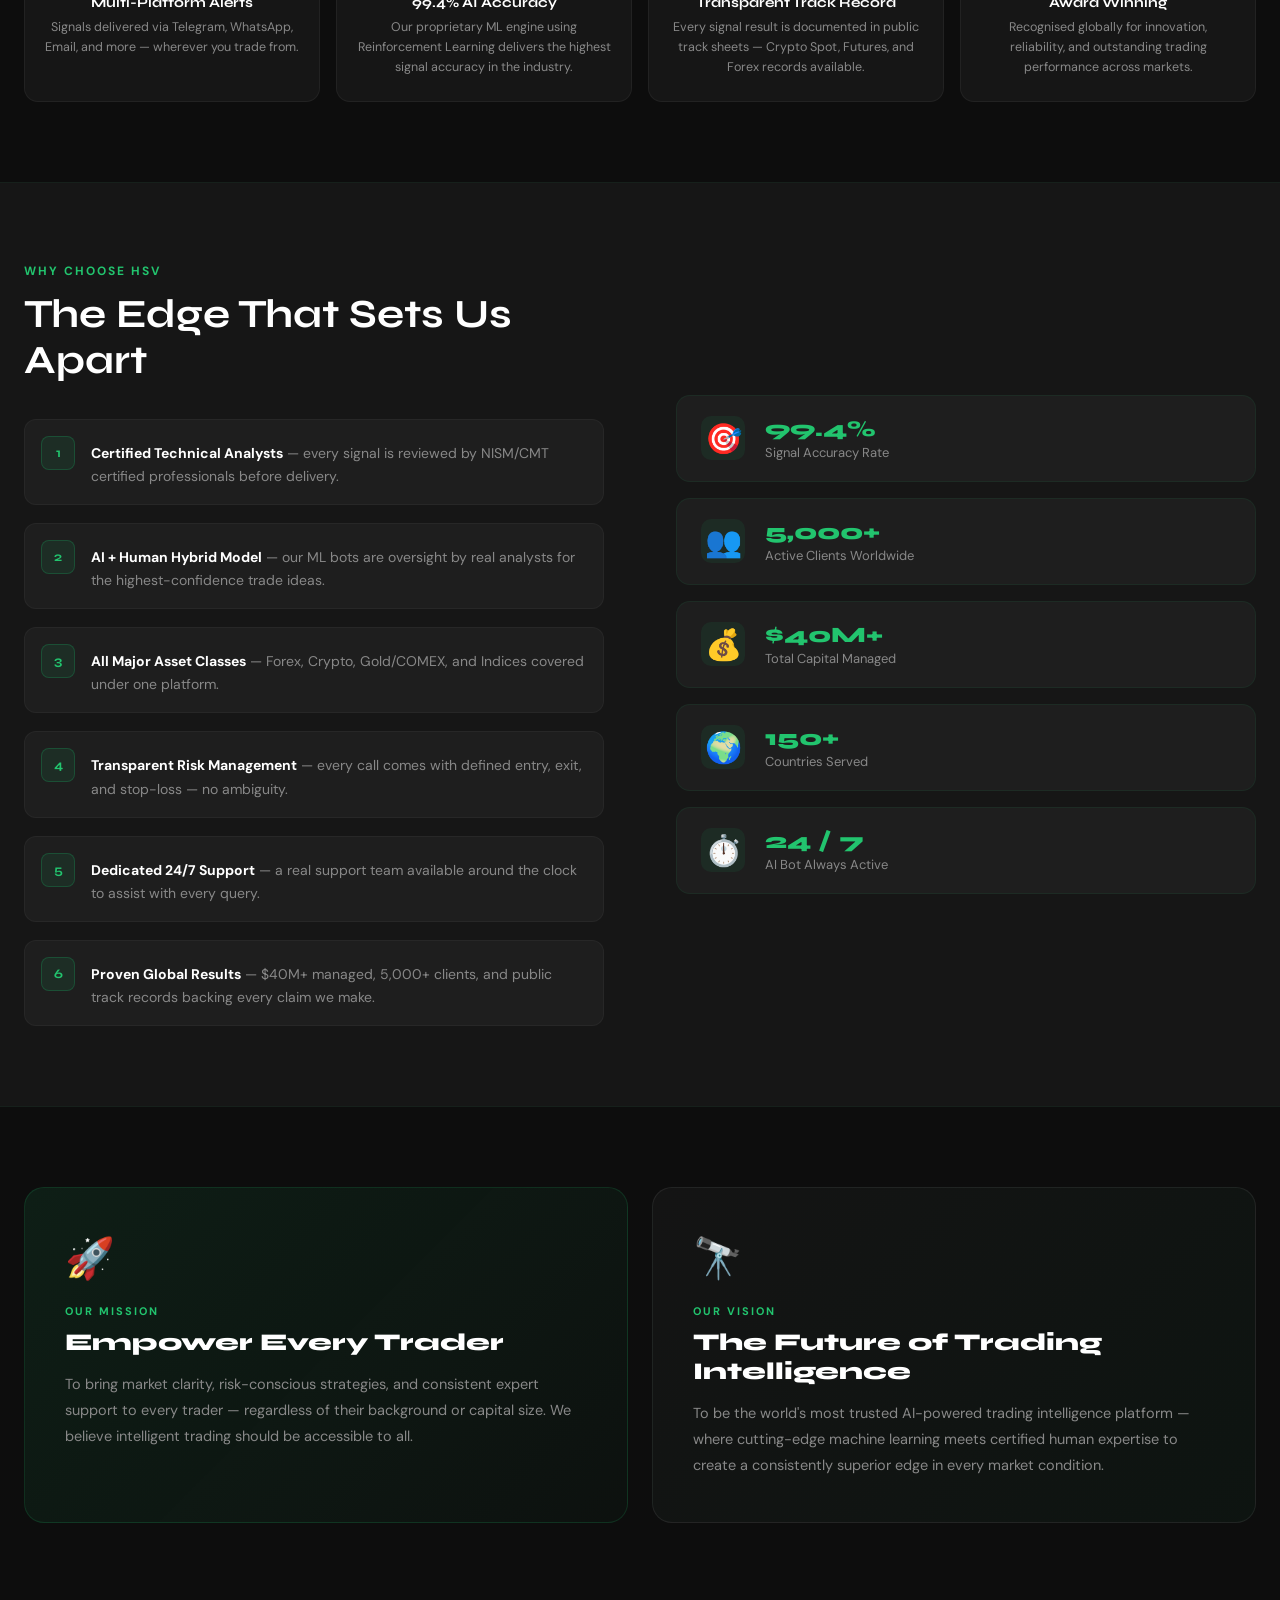
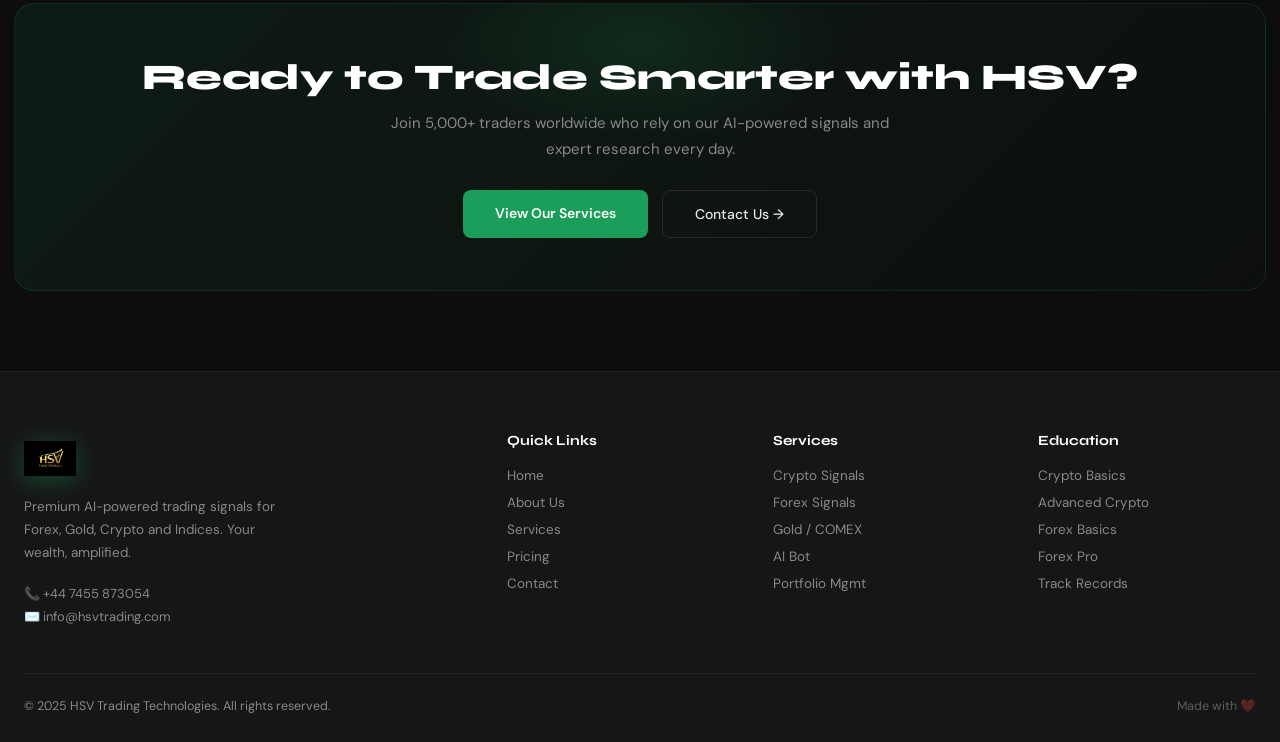
<file: about.html>
<!DOCTYPE html>
<html lang="en">
<head>
<meta charset="UTF-8">
<meta name="viewport" content="width=device-width, initial-scale=1.0">
<title>About Us – HSV Trading Technologies</title>
<link href="https://fonts.googleapis.com/css2?family=Syne:wght@400;600;700;800&family=DM+Sans:wght@300;400;500&display=swap" rel="stylesheet">
<style>
  :root {
    --green: #1a9e5a;
    --green-light: #22c46e;
    --green-glow: rgba(26,158,90,0.15);
    --dark: #0d0d0d;
    --dark2: #161616;
    --dark3: #1e1e1e;
    --gray: #2a2a2a;
    --text: #e8e8e8;
    --text-muted: #888;
    --white: #ffffff;
  }

  * { margin: 0; padding: 0; box-sizing: border-box; }

  body {
    font-family: 'DM Sans', sans-serif;
    background: var(--dark);
    color: var(--text);
    overflow-x: hidden;
  }

  /* ===== NAVBAR ===== */
  header {
    position: fixed;
    top: 0; left: 0; right: 0;
    z-index: 1000;
    background: rgba(13,13,13,0.92);
    backdrop-filter: blur(12px);
    border-bottom: 1px solid rgba(26,158,90,0.15);
  }

  .navbar {
    max-width: 1300px;
    margin: 0 auto;
    padding: 0 24px;
    height: 68px;
    display: flex;
    align-items: center;
    justify-content: space-between;
  }

  .logo {
    display: flex;
    align-items: center;
    text-decoration: none;
  }

  .logo-icon {
    display: flex;
    align-items: center;
    justify-content: center;
    transition: transform 0.2s, filter 0.2s;
    filter: drop-shadow(0 4px 12px rgba(26,158,90,0.4));
  }

  .logo:hover .logo-icon {
    transform: scale(1.07);
    filter: drop-shadow(0 6px 18px rgba(34,196,110,0.55));
  }

  nav.nav-links {
    display: flex;
    align-items: center;
    gap: 4px;
  }

  nav.nav-links a {
    text-decoration: none;
    color: var(--text-muted);
    font-size: 13.5px;
    font-weight: 500;
    padding: 6px 12px;
    border-radius: 6px;
    transition: all 0.2s;
  }

  nav.nav-links a:hover { color: var(--white); background: rgba(26,158,90,0.12); }
  nav.nav-links a.active { color: var(--green-light); background: rgba(26,158,90,0.12); }

  .mobile-menu {
    display: none;
    font-size: 24px;
    cursor: pointer;
    color: var(--text);
  }

  /* ===== PAGE HERO ===== */
  .page-hero {
    padding-top: 68px;
    background: var(--dark);
    position: relative;
    overflow: hidden;
  }

  .page-hero::before {
    content: '';
    position: absolute;
    inset: 0;
    background-image:
      linear-gradient(rgba(26,158,90,0.05) 1px, transparent 1px),
      linear-gradient(90deg, rgba(26,158,90,0.05) 1px, transparent 1px);
    background-size: 60px 60px;
  }

  .page-hero::after {
    content: '';
    position: absolute;
    top: -80px; left: 50%;
    transform: translateX(-50%);
    width: 700px; height: 400px;
    background: radial-gradient(ellipse, rgba(26,158,90,0.1) 0%, transparent 70%);
    pointer-events: none;
  }

  .page-hero-inner {
    max-width: 1300px;
    margin: 0 auto;
    padding: 64px 24px 56px;
    position: relative;
    z-index: 2;
    text-align: center;
  }

  .breadcrumb {
    display: inline-flex;
    align-items: center;
    gap: 8px;
    font-size: 12.5px;
    color: var(--text-muted);
    margin-bottom: 20px;
  }

  .breadcrumb a { color: var(--text-muted); text-decoration: none; transition: color 0.2s; }
  .breadcrumb a:hover { color: var(--green-light); }
  .breadcrumb span.sep { color: var(--green-light); }

  .page-hero h1 {
    font-family: 'Syne', sans-serif;
    font-size: clamp(34px, 4.5vw, 56px);
    font-weight: 800;
    color: var(--white);
    margin-bottom: 16px;
    line-height: 1.1;
  }

  .page-hero h1 .highlight { color: var(--green-light); }

  .page-hero p {
    font-size: 16px;
    color: var(--text-muted);
    max-width: 560px;
    margin: 0 auto;
    line-height: 1.75;
  }

  /* ===== STATS ROW ===== */
  .stats-wrapper {
    background: var(--dark2);
    border-top: 1px solid rgba(26,158,90,0.08);
    border-bottom: 1px solid rgba(26,158,90,0.08);
    padding: 56px 24px;
  }

  .stats-inner {
    max-width: 1300px;
    margin: 0 auto;
    display: grid;
    grid-template-columns: repeat(4, 1fr);
    gap: 1px;
    background: rgba(255,255,255,0.04);
    border-radius: 16px;
    overflow: hidden;
  }

  .stat-item {
    background: var(--dark2);
    padding: 36px 28px;
    text-align: center;
  }

  .stat-number {
    font-family: 'Syne', sans-serif;
    font-size: 44px;
    font-weight: 800;
    color: var(--green-light);
    line-height: 1;
    margin-bottom: 6px;
  }

  .stat-label {
    font-size: 14px;
    font-weight: 600;
    color: var(--white);
    margin-bottom: 4px;
  }

  .stat-desc {
    font-size: 12px;
    color: var(--text-muted);
  }

  /* ===== WHO WE ARE ===== */
  .section {
    max-width: 1300px;
    margin: 0 auto;
    padding: 80px 24px;
  }

  .section-label {
    font-size: 12px;
    font-weight: 700;
    color: var(--green-light);
    letter-spacing: 2px;
    text-transform: uppercase;
    margin-bottom: 12px;
  }

  .section-title {
    font-family: 'Syne', sans-serif;
    font-size: clamp(26px, 3.5vw, 40px);
    font-weight: 700;
    color: var(--white);
    margin-bottom: 16px;
    line-height: 1.15;
  }

  .section-sub {
    color: var(--text-muted);
    font-size: 15px;
    max-width: 520px;
    line-height: 1.75;
  }

  /* Two-col layout */
  .two-col {
    display: grid;
    grid-template-columns: 1fr 1fr;
    gap: 72px;
    align-items: center;
  }

  .two-col.reverse { direction: rtl; }
  .two-col.reverse > * { direction: ltr; }

  .content-block p {
    font-size: 15px;
    color: var(--text-muted);
    line-height: 1.8;
    margin-bottom: 18px;
  }

  .content-block p:last-child { margin-bottom: 0; }

  /* Visual card */
  .visual-card {
    background: var(--dark2);
    border: 1px solid rgba(26,158,90,0.12);
    border-radius: 20px;
    padding: 36px;
    position: relative;
    overflow: hidden;
  }

  .visual-card::before {
    content: '';
    position: absolute;
    top: 0; left: 0; right: 0;
    height: 3px;
    background: linear-gradient(90deg, var(--green), var(--green-light));
  }

  .vc-icon {
    font-size: 52px;
    margin-bottom: 20px;
    display: block;
  }

  .vc-title {
    font-family: 'Syne', sans-serif;
    font-weight: 700;
    font-size: 20px;
    color: var(--white);
    margin-bottom: 10px;
  }

  .vc-text {
    font-size: 14px;
    color: var(--text-muted);
    line-height: 1.7;
  }

  .vc-tags {
    display: flex;
    flex-wrap: wrap;
    gap: 8px;
    margin-top: 20px;
  }

  .vc-tag {
    background: rgba(26,158,90,0.1);
    border: 1px solid rgba(26,158,90,0.2);
    color: var(--green-light);
    font-size: 12px;
    font-weight: 600;
    padding: 5px 12px;
    border-radius: 100px;
  }

  /* ===== PHILOSOPHY SECTION ===== */
  .philosophy-section {
    background: linear-gradient(135deg, var(--dark2) 0%, rgba(26,158,90,0.03) 100%);
    border-top: 1px solid rgba(26,158,90,0.08);
    border-bottom: 1px solid rgba(26,158,90,0.08);
    padding: 80px 24px;
  }

  .philosophy-inner {
    max-width: 1300px;
    margin: 0 auto;
  }

  .philosophy-grid {
    display: grid;
    grid-template-columns: repeat(3, 1fr);
    gap: 20px;
    margin-top: 48px;
  }

  .phil-card {
    background: var(--dark);
    border: 1px solid rgba(255,255,255,0.05);
    border-radius: 16px;
    padding: 28px;
    transition: all 0.3s;
    position: relative;
    overflow: hidden;
  }

  .phil-card::before {
    content: '';
    position: absolute;
    top: 0; left: 0;
    width: 100%; height: 3px;
    background: var(--green);
    transform: scaleX(0);
    transform-origin: left;
    transition: transform 0.3s;
  }

  .phil-card:hover {
    border-color: rgba(26,158,90,0.2);
    transform: translateY(-4px);
    box-shadow: 0 16px 40px rgba(0,0,0,0.4);
  }

  .phil-card:hover::before { transform: scaleX(1); }

  .phil-icon {
    width: 46px; height: 46px;
    background: rgba(26,158,90,0.1);
    border-radius: 12px;
    display: flex; align-items: center; justify-content: center;
    font-size: 22px;
    margin-bottom: 18px;
  }

  .phil-title {
    font-family: 'Syne', sans-serif;
    font-weight: 700;
    font-size: 16px;
    color: var(--white);
    margin-bottom: 10px;
  }

  .phil-text {
    font-size: 13.5px;
    color: var(--text-muted);
    line-height: 1.7;
  }

  /* ===== TEAM / CREDENTIALS ===== */
  .creds-section {
    max-width: 1300px;
    margin: 0 auto;
    padding: 80px 24px;
  }

  .creds-grid {
    display: grid;
    grid-template-columns: repeat(4, 1fr);
    gap: 16px;
    margin-top: 48px;
  }

  .cred-card {
    background: var(--dark2);
    border: 1px solid rgba(255,255,255,0.05);
    border-radius: 14px;
    padding: 24px 20px;
    text-align: center;
    transition: all 0.3s;
  }

  .cred-card:hover {
    border-color: rgba(26,158,90,0.25);
    transform: translateY(-4px);
    box-shadow: 0 16px 40px rgba(0,0,0,0.4);
  }

  .cred-icon {
    font-size: 36px;
    margin-bottom: 14px;
    display: block;
  }

  .cred-title {
    font-family: 'Syne', sans-serif;
    font-weight: 700;
    font-size: 14px;
    color: var(--white);
    margin-bottom: 6px;
  }

  .cred-text {
    font-size: 12.5px;
    color: var(--text-muted);
    line-height: 1.6;
  }

  /* ===== WHY CHOOSE ===== */
  .why-section {
    background: var(--dark2);
    border-top: 1px solid rgba(26,158,90,0.08);
    border-bottom: 1px solid rgba(26,158,90,0.08);
    padding: 80px 24px;
  }

  .why-inner {
    max-width: 1300px;
    margin: 0 auto;
    display: grid;
    grid-template-columns: 1fr 1fr;
    gap: 72px;
    align-items: center;
  }

  .why-points {
    display: flex;
    flex-direction: column;
    gap: 18px;
    margin-top: 36px;
  }

  .why-point {
    display: flex;
    gap: 16px;
    align-items: flex-start;
    padding: 16px;
    background: var(--dark3);
    border-radius: 12px;
    border: 1px solid rgba(255,255,255,0.04);
    transition: all 0.25s;
  }

  .why-point:hover {
    border-color: rgba(26,158,90,0.2);
    background: rgba(26,158,90,0.04);
  }

  .why-num {
    width: 34px; height: 34px;
    min-width: 34px;
    background: rgba(26,158,90,0.12);
    border: 1px solid rgba(26,158,90,0.3);
    border-radius: 8px;
    display: flex; align-items: center; justify-content: center;
    font-family: 'Syne', sans-serif;
    font-weight: 700;
    font-size: 13px;
    color: var(--green-light);
  }

  .why-text {
    font-size: 14px;
    color: var(--text-muted);
    line-height: 1.65;
    padding-top: 6px;
  }

  .why-text strong { color: var(--white); }

  /* Visual side */
  .why-visual {
    display: flex;
    flex-direction: column;
    gap: 16px;
  }

  .metric-card {
    background: var(--dark3);
    border: 1px solid rgba(26,158,90,0.1);
    border-radius: 14px;
    padding: 20px 24px;
    display: flex;
    align-items: center;
    gap: 20px;
    transition: all 0.25s;
  }

  .metric-card:hover {
    border-color: rgba(26,158,90,0.25);
    transform: translateX(6px);
  }

  .metric-icon {
    font-size: 30px;
    min-width: 44px;
    height: 44px;
    background: rgba(26,158,90,0.1);
    border-radius: 10px;
    display: flex; align-items: center; justify-content: center;
  }

  .metric-info .metric-val {
    font-family: 'Syne', sans-serif;
    font-weight: 800;
    font-size: 22px;
    color: var(--green-light);
  }

  .metric-info .metric-lbl {
    font-size: 13px;
    color: var(--text-muted);
    margin-top: 2px;
  }

  /* ===== MISSION / VISION BANNER ===== */
  .mv-section {
    max-width: 1300px;
    margin: 0 auto;
    padding: 80px 24px;
    display: grid;
    grid-template-columns: 1fr 1fr;
    gap: 24px;
  }

  .mv-card {
    border-radius: 20px;
    padding: 44px 40px;
    position: relative;
    overflow: hidden;
  }

  .mv-card.mission {
    background: linear-gradient(135deg, rgba(26,158,90,0.12), rgba(26,158,90,0.03));
    border: 1px solid rgba(26,158,90,0.2);
  }

  .mv-card.vision {
    background: linear-gradient(135deg, rgba(255,255,255,0.03), rgba(26,158,90,0.05));
    border: 1px solid rgba(255,255,255,0.07);
  }

  .mv-icon {
    font-size: 40px;
    margin-bottom: 20px;
    display: block;
  }

  .mv-label {
    font-size: 11px;
    font-weight: 700;
    letter-spacing: 2px;
    color: var(--green-light);
    text-transform: uppercase;
    margin-bottom: 10px;
  }

  .mv-title {
    font-family: 'Syne', sans-serif;
    font-size: 24px;
    font-weight: 800;
    color: var(--white);
    margin-bottom: 14px;
  }

  .mv-text {
    font-size: 14.5px;
    color: var(--text-muted);
    line-height: 1.8;
  }

  /* ===== CTA BANNER ===== */
  .cta-banner {
    background: linear-gradient(135deg, rgba(26,158,90,0.1), rgba(26,158,90,0.02));
    border: 1px solid rgba(26,158,90,0.15);
    border-radius: 20px;
    padding: 52px 48px;
    text-align: center;
    margin: 0 24px 80px;
    max-width: 1252px;
    margin-left: auto;
    margin-right: auto;
    position: relative;
    overflow: hidden;
  }

  .cta-banner::before {
    content: '';
    position: absolute;
    top: -60px; left: 50%;
    transform: translateX(-50%);
    width: 400px; height: 200px;
    background: radial-gradient(ellipse, rgba(26,158,90,0.15) 0%, transparent 70%);
    pointer-events: none;
  }

  .cta-banner h2 {
    font-family: 'Syne', sans-serif;
    font-size: clamp(24px, 3vw, 36px);
    font-weight: 800;
    color: var(--white);
    margin-bottom: 12px;
    position: relative;
  }

  .cta-banner p {
    font-size: 15px;
    color: var(--text-muted);
    max-width: 500px;
    margin: 0 auto 28px;
    line-height: 1.7;
    position: relative;
  }

  .cta-btns {
    display: flex;
    gap: 14px;
    justify-content: center;
    flex-wrap: wrap;
    position: relative;
  }

  .btn-primary {
    background: var(--green);
    color: #fff;
    border: none;
    padding: 14px 32px;
    border-radius: 8px;
    font-size: 14px;
    font-weight: 600;
    cursor: pointer;
    font-family: 'DM Sans', sans-serif;
    transition: all 0.25s;
    text-decoration: none;
    display: inline-block;
  }

  .btn-primary:hover {
    background: var(--green-light);
    transform: translateY(-2px);
    box-shadow: 0 8px 24px rgba(26,158,90,0.35);
  }

  .btn-secondary {
    background: transparent;
    color: var(--text);
    border: 1px solid var(--gray);
    padding: 14px 32px;
    border-radius: 8px;
    font-size: 14px;
    font-weight: 500;
    cursor: pointer;
    font-family: 'DM Sans', sans-serif;
    transition: all 0.25s;
    text-decoration: none;
    display: inline-block;
  }

  .btn-secondary:hover {
    border-color: var(--green);
    color: var(--green-light);
  }

  /* ===== FOOTER ===== */
  footer {
    background: var(--dark2);
    border-top: 1px solid rgba(255,255,255,0.05);
    padding: 60px 24px 28px;
  }

  .footer-inner {
    max-width: 1300px;
    margin: 0 auto;
    display: grid;
    grid-template-columns: 2fr 1fr 1fr 1fr;
    gap: 48px;
    margin-bottom: 48px;
  }

  .footer-brand p {
    font-size: 13.5px;
    color: var(--text-muted);
    line-height: 1.7;
    margin: 12px 0 20px;
    max-width: 260px;
  }

  .contact-info { display: flex; flex-direction: column; gap: 6px; }

  .contact-info a {
    color: var(--text-muted);
    text-decoration: none;
    font-size: 13px;
    transition: color 0.2s;
  }

  .contact-info a:hover { color: var(--green-light); }

  .footer-col h4 {
    font-family: 'Syne', sans-serif;
    font-weight: 700;
    font-size: 14px;
    color: var(--white);
    margin-bottom: 18px;
  }

  .footer-col a {
    display: block;
    text-decoration: none;
    color: var(--text-muted);
    font-size: 13.5px;
    margin-bottom: 10px;
    transition: color 0.2s;
  }

  .footer-col a:hover { color: var(--green-light); }

  .footer-bottom {
    max-width: 1300px;
    margin: 0 auto;
    padding-top: 24px;
    border-top: 1px solid rgba(255,255,255,0.05);
    display: flex;
    justify-content: space-between;
    align-items: center;
    font-size: 12.5px;
    color: var(--text-muted);
  }

  /* ===== MOBILE ===== */
  @media (max-width: 1000px) {
    .two-col { grid-template-columns: 1fr; gap: 40px; }
    .two-col.reverse { direction: ltr; }
    .why-inner { grid-template-columns: 1fr; }
    .philosophy-grid { grid-template-columns: 1fr 1fr; }
    .creds-grid { grid-template-columns: repeat(2, 1fr); }
    .mv-section { grid-template-columns: 1fr; }
    .footer-inner { grid-template-columns: 1fr 1fr; }
    .stats-inner { grid-template-columns: repeat(2, 1fr); }
  }

  @media (max-width: 600px) {
    nav.nav-links { display: none; }
    nav.nav-links.open {
      display: flex; flex-direction: column;
      position: absolute; top: 68px; left: 0; right: 0;
      background: var(--dark2); padding: 20px; gap: 8px;
      border-bottom: 1px solid var(--gray);
    }
    .mobile-menu { display: block; }
    .philosophy-grid { grid-template-columns: 1fr; }
    .creds-grid { grid-template-columns: 1fr 1fr; }
    .footer-inner { grid-template-columns: 1fr; }
    .cta-banner { padding: 36px 24px; }
    .mv-card { padding: 32px 24px; }
  }

  /* Counter animation */
  @keyframes pulse {
    0%, 100% { opacity: 1; transform: scale(1); }
    50% { opacity: 0.5; transform: scale(0.8); }
  }

  .live-dot {
    width: 7px; height: 7px;
    background: var(--green-light);
    border-radius: 50%;
    display: inline-block;
    margin-right: 6px;
    animation: pulse 2s infinite;
  }
</style>
</head>
<body>

<!-- NAVBAR -->
<header>
  <div class="navbar">
    <a href="index.html" class="logo">
      <div class="logo-icon">
        <img src="images/logo.png" alt="HSV Trading Logo" width="52" height="52" style="border-radius: 10px; object-fit: contain;">
      </div>
    </a>
    <div class="mobile-menu" onclick="toggleMenu()">☰</div>
    <nav class="nav-links" id="navLinks">
      <a href="index.html">Home</a>
      <a href="about.html" class="active">About</a>
      <a href="services.html">Services</a>
      <a href="pricing.html">Pricing</a>
      <a href="forecasts.html">Forecasts</a>
      <a href="support.html">Support</a>
      <a href="faq.html">FAQ</a>
      <a href="contact.html">Contact</a>
    </nav>
  </div>
</header>

<!-- PAGE HERO -->
<div class="page-hero">
  <div class="page-hero-inner">
    <div class="breadcrumb">
      <a href="index.html">Home</a>
      <span class="sep">›</span>
      <span>About Us</span>
    </div>
    <h1>Built on <span class="highlight">Trust.</span><br>Driven by <span class="highlight">Expertise.</span></h1>
    <p>HSV Trading Technologies is a team of certified analysts, AI engineers, and market strategists — united by one goal: empowering every trader with the edge they deserve.</p>
  </div>
</div>

<!-- STATS ROW -->
<div class="stats-wrapper">
  <div class="stats-inner">
    <div class="stat-item">
      <div class="stat-number" id="s1">0k+</div>
      <div class="stat-label">Clients Worldwide</div>
      <div class="stat-desc">Active traders across 150+ countries</div>
    </div>
    <div class="stat-item">
      <div class="stat-number" id="s2">0%</div>
      <div class="stat-label">Client Satisfaction</div>
      <div class="stat-desc">Rated by real verified users globally</div>
    </div>
    <div class="stat-item">
      <div class="stat-number" id="s3">$0M+</div>
      <div class="stat-label">Capital Managed</div>
      <div class="stat-desc">Funds actively managed through our platform</div>
    </div>
    <div class="stat-item">
      <div class="stat-number" id="s4">0+</div>
      <div class="stat-label">Hrs Weekly Research</div>
      <div class="stat-desc">Deep technical analysis every single week</div>
    </div>
  </div>
</div>

<!-- WHO WE ARE -->
<div class="section">
  <div class="two-col">
    <div class="content-block">
      <div class="section-label">Who We Are</div>
      <h2 class="section-title">A Research Firm Built for Modern Traders</h2>
      <p>HSV Trading Technologies is a premium AI-powered research and trading signal firm with deep expertise in Forex, Gold (COMEX), Crypto, and Indices markets. Our team of NISM- and CMT-certified analysts combines years of hands-on market experience with cutting-edge machine learning tools.</p>
      <p>We go beyond mere signals — we build trading confidence. Every recommendation we deliver is backed by rigorous technical analysis, risk-conscious frameworks, and real-time market intelligence designed to help both retail and institutional traders navigate with clarity.</p>
      <p>Our journey began with a simple mission: bring market clarity and consistent, high-quality support to every trader — no matter their experience level.</p>
    </div>
    <div>
      <div class="visual-card">
        <span class="vc-icon">🏛️</span>
        <div class="vc-title">Certified & Trusted Globally</div>
        <div class="vc-text">Our analysts hold NISM and CMT certifications and dedicate 70+ hours per week to in-depth technical and fundamental research — so you don't have to.</div>
        <div class="vc-tags">
          <span class="vc-tag">NISM Certified</span>
          <span class="vc-tag">CMT Certified</span>
          <span class="vc-tag">AI-Powered</span>
          <span class="vc-tag">150+ Countries</span>
        </div>
      </div>
    </div>
  </div>
</div>

<!-- WHAT WE DO -->
<div class="philosophy-section">
  <div class="philosophy-inner">
    <div class="section-label">What We Do</div>
    <h2 class="section-title">Comprehensive Trading Solutions</h2>
    <p class="section-sub" style="color: var(--text-muted); font-size: 15px; line-height: 1.75; max-width: 560px; margin-top: 8px;">Whether you're a beginner, a busy investor, or a seasoned trader — we guide your decisions with precision, structure, and care.</p>
    <div class="philosophy-grid">
      <div class="phil-card">
        <div class="phil-icon">📡</div>
        <div class="phil-title">Forex & Comex Signals</div>
        <div class="phil-text">Real-time Forex, Gold, and Commodities trade ideas delivered via Telegram and WhatsApp — with clear entry, exit, and stop-loss levels on every signal.</div>
      </div>
      <div class="phil-card">
        <div class="phil-icon">₿</div>
        <div class="phil-title">Crypto Trading Signals</div>
        <div class="phil-text">Spot, HODL, and Futures crypto signals powered by AI analysis and CMT-certified research. From beginner-friendly picks to pro-level plays.</div>
      </div>
      <div class="phil-card">
        <div class="phil-icon">🤖</div>
        <div class="phil-title">AI Bot Strategies</div>
        <div class="phil-text">Our ML-powered bots run 24/7 using Reinforcement Learning to deliver automated entry/exit signals with 99.4% accuracy across market conditions.</div>
      </div>
      <div class="phil-card">
        <div class="phil-icon">📊</div>
        <div class="phil-title">Portfolio Management</div>
        <div class="phil-text">Customised portfolio oversight across Crypto, Forex, Gold, and Indices — managed by a dedicated analyst with regular performance reviews.</div>
      </div>
      <div class="phil-card">
        <div class="phil-icon">📋</div>
        <div class="phil-title">Research Reports</div>
        <div class="phil-text">Deep-dive technical research reports on coins, currency pairs, and market conditions — giving you the full picture behind every trade idea.</div>
      </div>
      <div class="phil-card">
        <div class="phil-icon">🎓</div>
        <div class="phil-title">Education & Mentorship</div>
        <div class="phil-text">From Crypto basics to advanced Forex strategies — our structured education tracks help traders at every level build lasting market knowledge.</div>
      </div>
    </div>
  </div>
</div>

<!-- OUR PHILOSOPHY -->
<div class="section">
  <div class="two-col reverse">
    <div class="content-block">
      <div class="section-label">Our Philosophy</div>
      <h2 class="section-title">Transparency.<br>Analysis. Discipline.</h2>
      <p>We don't chase hype or promote unrealistic outcomes. Our philosophy is grounded in data-driven decision making, defined risk-reward setups, and clear communication — no jargon, no empty promises.</p>
      <p>We believe every trader deserves honest, structured, and research-backed guidance. Your capital matters — and we treat it with the full responsibility and care it deserves, every single day.</p>
    </div>
    <div>
      <div class="visual-card">
        <span class="vc-icon">⚖️</span>
        <div class="vc-title">Our Core Principles</div>
        <div class="vc-text" style="margin-bottom: 16px;">Every decision we make is guided by four non-negotiable pillars that keep our analysis honest and our clients protected.</div>
        <div style="display: flex; flex-direction: column; gap: 12px;">
          <div style="display:flex; gap:12px; align-items:center; font-size:13.5px; color:var(--text-muted);">
            <span style="color:var(--green-light); font-size:16px;">✦</span> Data-driven technical analysis, always
          </div>
          <div style="display:flex; gap:12px; align-items:center; font-size:13.5px; color:var(--text-muted);">
            <span style="color:var(--green-light); font-size:16px;">✦</span> Defined entry, exit, and stop-loss on every call
          </div>
          <div style="display:flex; gap:12px; align-items:center; font-size:13.5px; color:var(--text-muted);">
            <span style="color:var(--green-light); font-size:16px;">✦</span> Sustainable risk-reward setups only
          </div>
          <div style="display:flex; gap:12px; align-items:center; font-size:13.5px; color:var(--text-muted);">
            <span style="color:var(--green-light); font-size:16px;">✦</span> Clear, jargon-free communication
          </div>
        </div>
      </div>
    </div>
  </div>
</div>

<!-- CREDENTIALS -->
<div class="creds-section">
  <div class="section-label">Our Credentials</div>
  <h2 class="section-title">Why Traders Trust HSV</h2>
  <div class="creds-grid">
    <div class="cred-card">
      <span class="cred-icon">🏅</span>
      <div class="cred-title">CMT Certified Analysts</div>
      <div class="cred-text">Chartered Market Technicians with proven expertise in technical analysis and market forecasting.</div>
    </div>
    <div class="cred-card">
      <span class="cred-icon">📜</span>
      <div class="cred-title">NISM Certified</div>
      <div class="cred-text">National Institute of Securities Markets certified professionals guiding every research report.</div>
    </div>
    <div class="cred-card">
      <span class="cred-icon">🔬</span>
      <div class="cred-title">70+ Hrs Weekly Research</div>
      <div class="cred-text">Our team dedicates 70–72 hours every week to in-depth technical and fundamental market analysis.</div>
    </div>
    <div class="cred-card">
      <span class="cred-icon">🌐</span>
      <div class="cred-title">Global Reach</div>
      <div class="cred-text">Serving 5,000+ active clients across 150+ countries with multi-platform signal delivery.</div>
    </div>
    <div class="cred-card">
      <span class="cred-icon">📲</span>
      <div class="cred-title">Multi-Platform Alerts</div>
      <div class="cred-text">Signals delivered via Telegram, WhatsApp, Email, and more — wherever you trade from.</div>
    </div>
    <div class="cred-card">
      <span class="cred-icon">🤖</span>
      <div class="cred-title">99.4% AI Accuracy</div>
      <div class="cred-text">Our proprietary ML engine using Reinforcement Learning delivers the highest signal accuracy in the industry.</div>
    </div>
    <div class="cred-card">
      <span class="cred-icon">🛡️</span>
      <div class="cred-title">Transparent Track Record</div>
      <div class="cred-text">Every signal result is documented in public track sheets — Crypto Spot, Futures, and Forex records available.</div>
    </div>
    <div class="cred-card">
      <span class="cred-icon">🏆</span>
      <div class="cred-title">Award Winning</div>
      <div class="cred-text">Recognised globally for innovation, reliability, and outstanding trading performance across markets.</div>
    </div>
  </div>
</div>

<!-- WHY CHOOSE US -->
<div class="why-section">
  <div class="why-inner">
    <div>
      <div class="section-label">Why Choose HSV</div>
      <h2 class="section-title">The Edge That Sets Us Apart</h2>
      <div class="why-points">
        <div class="why-point">
          <div class="why-num">1</div>
          <div class="why-text"><strong>Certified Technical Analysts</strong> — every signal is reviewed by NISM/CMT certified professionals before delivery.</div>
        </div>
        <div class="why-point">
          <div class="why-num">2</div>
          <div class="why-text"><strong>AI + Human Hybrid Model</strong> — our ML bots are oversight by real analysts for the highest-confidence trade ideas.</div>
        </div>
        <div class="why-point">
          <div class="why-num">3</div>
          <div class="why-text"><strong>All Major Asset Classes</strong> — Forex, Crypto, Gold/COMEX, and Indices covered under one platform.</div>
        </div>
        <div class="why-point">
          <div class="why-num">4</div>
          <div class="why-text"><strong>Transparent Risk Management</strong> — every call comes with defined entry, exit, and stop-loss — no ambiguity.</div>
        </div>
        <div class="why-point">
          <div class="why-num">5</div>
          <div class="why-text"><strong>Dedicated 24/7 Support</strong> — a real support team available around the clock to assist with every query.</div>
        </div>
        <div class="why-point">
          <div class="why-num">6</div>
          <div class="why-text"><strong>Proven Global Results</strong> — $40M+ managed, 5,000+ clients, and public track records backing every claim we make.</div>
        </div>
      </div>
    </div>
    <div class="why-visual">
      <div class="metric-card">
        <div class="metric-icon">🎯</div>
        <div class="metric-info">
          <div class="metric-val">99.4%</div>
          <div class="metric-lbl">Signal Accuracy Rate</div>
        </div>
      </div>
      <div class="metric-card">
        <div class="metric-icon">👥</div>
        <div class="metric-info">
          <div class="metric-val">5,000+</div>
          <div class="metric-lbl">Active Clients Worldwide</div>
        </div>
      </div>
      <div class="metric-card">
        <div class="metric-icon">💰</div>
        <div class="metric-info">
          <div class="metric-val">$40M+</div>
          <div class="metric-lbl">Total Capital Managed</div>
        </div>
      </div>
      <div class="metric-card">
        <div class="metric-icon">🌍</div>
        <div class="metric-info">
          <div class="metric-val">150+</div>
          <div class="metric-lbl">Countries Served</div>
        </div>
      </div>
      <div class="metric-card">
        <div class="metric-icon">⏱️</div>
        <div class="metric-info">
          <div class="metric-val">24 / 7</div>
          <div class="metric-lbl">AI Bot Always Active</div>
        </div>
      </div>
    </div>
  </div>
</div>

<!-- MISSION & VISION -->
<div class="mv-section">
  <div class="mv-card mission">
    <span class="mv-icon">🚀</span>
    <div class="mv-label">Our Mission</div>
    <div class="mv-title">Empower Every Trader</div>
    <div class="mv-text">To bring market clarity, risk-conscious strategies, and consistent expert support to every trader — regardless of their background or capital size. We believe intelligent trading should be accessible to all.</div>
  </div>
  <div class="mv-card vision">
    <span class="mv-icon">🔭</span>
    <div class="mv-label">Our Vision</div>
    <div class="mv-title">The Future of Trading Intelligence</div>
    <div class="mv-text">To be the world's most trusted AI-powered trading intelligence platform — where cutting-edge machine learning meets certified human expertise to create a consistently superior edge in every market condition.</div>
  </div>
</div>

<!-- CTA BANNER -->
<div class="cta-banner">
  <h2>Ready to Trade Smarter with HSV?</h2>
  <p>Join 5,000+ traders worldwide who rely on our AI-powered signals and expert research every day.</p>
  <div class="cta-btns">
    <a href="services.html" class="btn-primary">View Our Services</a>
    <a href="contact.html" class="btn-secondary">Contact Us →</a>
  </div>
</div>

<!-- FOOTER -->
<footer>
  <div class="footer-inner">
    <div class="footer-brand">
      <a href="index.html" class="logo" style="margin-bottom: 0;">
        <div class="logo-icon">
          <img src="images/logo.png" alt="HSV Trading Logo" width="52" height="52" style="border-radius: 10px; object-fit: contain;">
        </div>
      </a>
      <p>Premium AI-powered trading signals for Forex, Gold, Crypto and Indices. Your wealth, amplified.</p>
      <div class="contact-info">
        <a href="tel:+447455873054">📞 +44 7455 873054</a>
        <a href="mailto:info@hsvtrading.com">✉️ info@hsvtrading.com</a>
      </div>
    </div>
    <div class="footer-col">
      <h4>Quick Links</h4>
      <a href="index.html">Home</a>
      <a href="about.html">About Us</a>
      <a href="services.html">Services</a>
      <a href="pricing.html">Pricing</a>
      <a href="contact.html">Contact</a>
    </div>
    <div class="footer-col">
      <h4>Services</h4>
      <a href="#">Crypto Signals</a>
      <a href="#">Forex Signals</a>
      <a href="#">Gold / COMEX</a>
      <a href="#">AI Bot</a>
      <a href="#">Portfolio Mgmt</a>
    </div>
    <div class="footer-col">
      <h4>Education</h4>
      <a href="#">Crypto Basics</a>
      <a href="#">Advanced Crypto</a>
      <a href="#">Forex Basics</a>
      <a href="#">Forex Pro</a>
      <a href="#">Track Records</a>
    </div>
  </div>
  <div class="footer-bottom">
    <span>© 2025 HSV Trading Technologies. All rights reserved.</span>
    <span style="color: rgba(255,255,255,0.3)">Made with ❤️</span>
  </div>
</footer>

<script>
  function toggleMenu() {
    document.getElementById('navLinks').classList.toggle('open');
  }

  // Counter animation
  function animateCounter(el, start, end, suffix, prefix, duration) {
    let current = start;
    const step = (end - start) / (duration / 16);
    const interval = setInterval(() => {
      current += step;
      if (current >= end) {
        el.textContent = prefix + end + suffix;
        clearInterval(interval);
      } else {
        el.textContent = prefix + Math.floor(current) + suffix;
      }
    }, 16);
  }

  const statsSection = document.querySelector('.stats-wrapper');
  let animated = false;
  const observer = new IntersectionObserver((entries) => {
    if (entries[0].isIntersecting && !animated) {
      animated = true;
      animateCounter(document.getElementById('s1'), 0, 5, 'k+', '', 1400);
      animateCounter(document.getElementById('s2'), 0, 98, '%', '', 1600);
      animateCounter(document.getElementById('s3'), 0, 40, 'M+', '$', 1500);
      animateCounter(document.getElementById('s4'), 0, 70, '+', '', 1200);
    }
  }, { threshold: 0.3 });

  if (statsSection) observer.observe(statsSection);
</script>

</body>
</html>
</file>
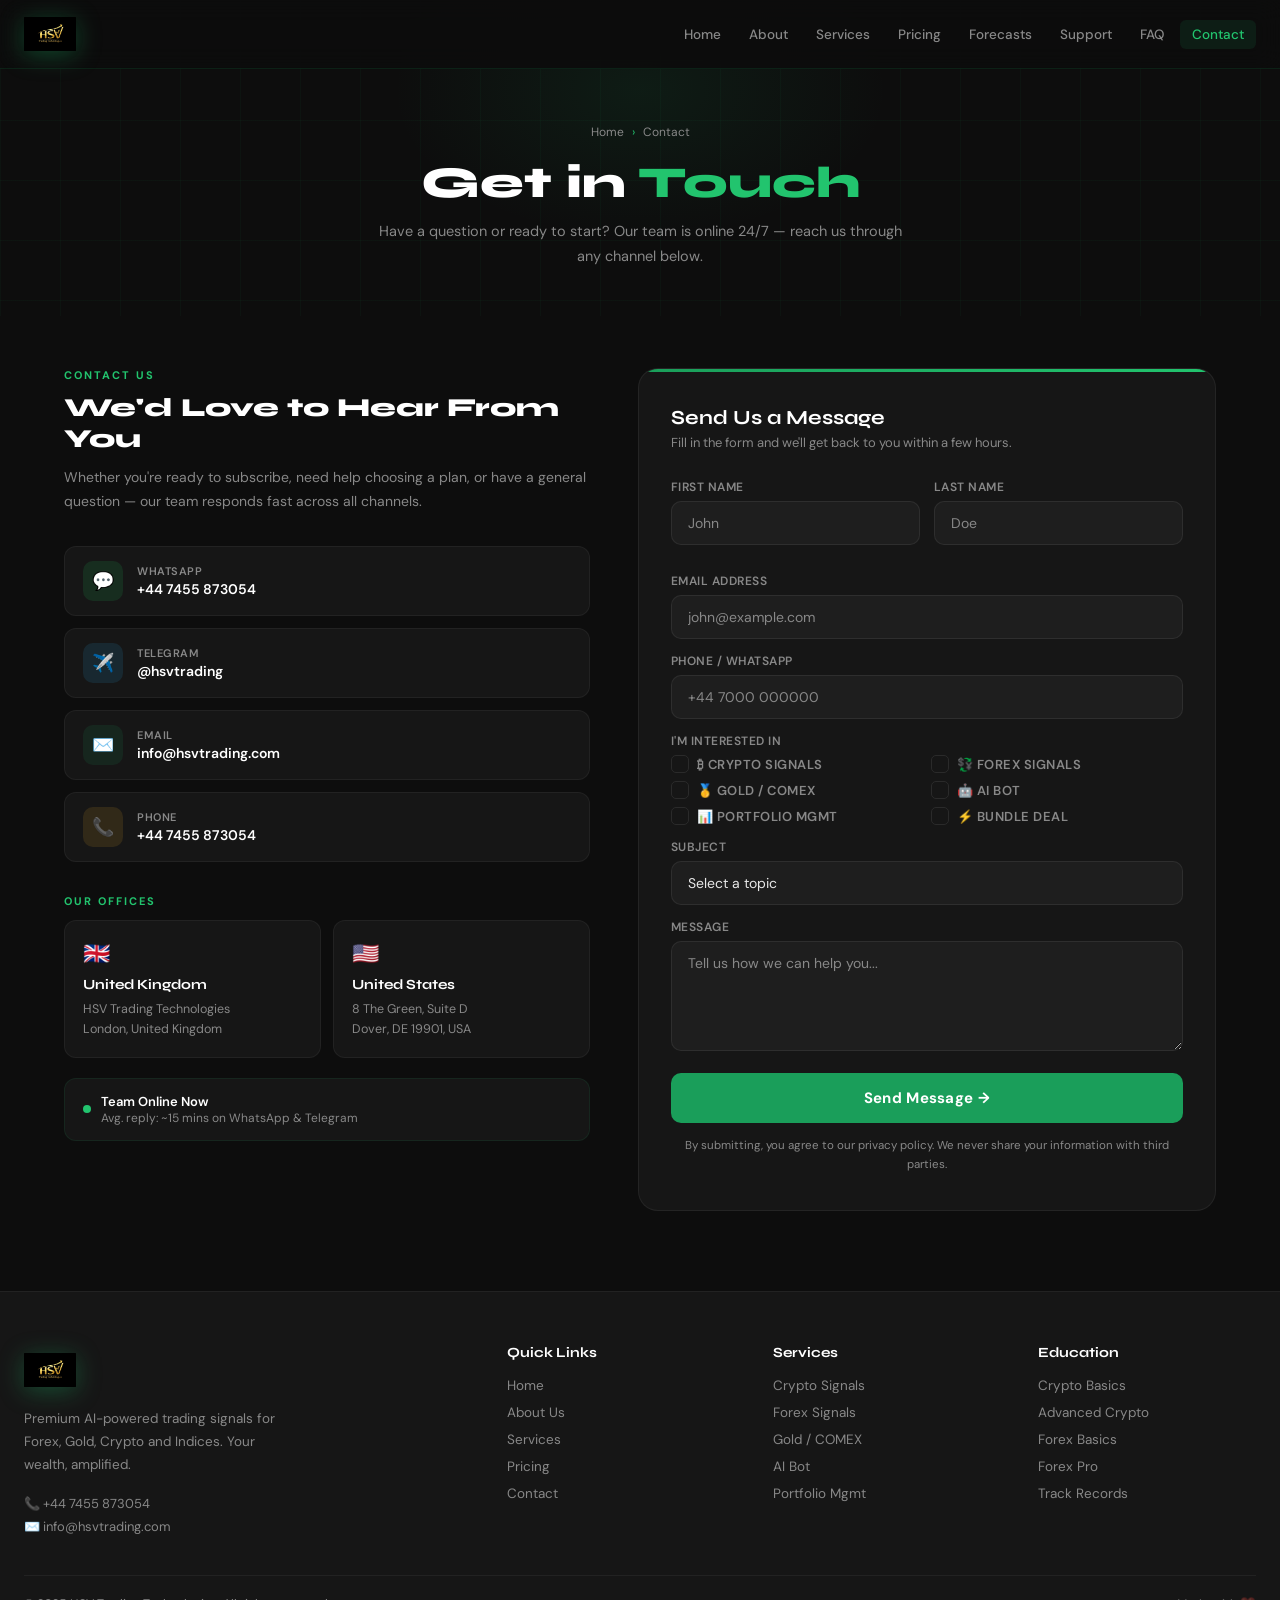
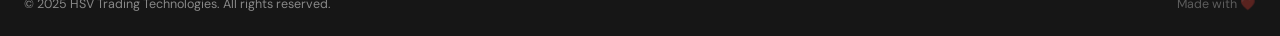
<file: contact.html>
<!DOCTYPE html>
<html lang="en">
<head>
<meta charset="UTF-8">
<meta name="viewport" content="width=device-width, initial-scale=1.0">
<title>Contact – HSV Trading Technologies</title>
<link href="https://fonts.googleapis.com/css2?family=Syne:wght@400;600;700;800&family=DM+Sans:wght@300;400;500&display=swap" rel="stylesheet">
<style>
  :root {
    --green: #1a9e5a; --green-light: #22c46e;
    --dark: #0d0d0d; --dark2: #161616; --dark3: #1e1e1e;
    --gray: #2a2a2a; --text: #e8e8e8; --text-muted: #888; --white: #ffffff;
  }
  * { margin: 0; padding: 0; box-sizing: border-box; }
  body { font-family: 'DM Sans', sans-serif; background: var(--dark); color: var(--text); overflow-x: hidden; }

  /* NAVBAR */
  header { position: fixed; top: 0; left: 0; right: 0; z-index: 1000; background: rgba(13,13,13,0.92); backdrop-filter: blur(12px); border-bottom: 1px solid rgba(26,158,90,0.15); }
  .navbar { max-width: 1300px; margin: 0 auto; padding: 0 24px; height: 68px; display: flex; align-items: center; justify-content: space-between; }
  .logo { display: flex; align-items: center; text-decoration: none; }
  .logo-icon { display: flex; align-items: center; justify-content: center; transition: transform 0.2s, filter 0.2s; filter: drop-shadow(0 4px 12px rgba(26,158,90,0.4)); }
  .logo:hover .logo-icon { transform: scale(1.07); filter: drop-shadow(0 6px 18px rgba(34,196,110,0.55)); }
  nav.nav-links { display: flex; align-items: center; gap: 4px; }
  nav.nav-links a { text-decoration: none; color: var(--text-muted); font-size: 13.5px; font-weight: 500; padding: 6px 12px; border-radius: 6px; transition: all 0.2s; }
  nav.nav-links a:hover { color: var(--white); background: rgba(26,158,90,0.12); }
  nav.nav-links a.active { color: var(--green-light); background: rgba(26,158,90,0.12); }
  .mobile-menu { display: none; font-size: 24px; cursor: pointer; color: var(--text); }

  /* HERO */
  .hero { padding-top: 68px; background: var(--dark); position: relative; overflow: hidden; text-align: center; }
  .hero::before { content: ''; position: absolute; inset: 0; background-image: linear-gradient(rgba(26,158,90,0.05) 1px, transparent 1px), linear-gradient(90deg, rgba(26,158,90,0.05) 1px, transparent 1px); background-size: 60px 60px; }
  .hero::after { content: ''; position: absolute; top: -60px; left: 50%; transform: translateX(-50%); width: 500px; height: 300px; background: radial-gradient(ellipse, rgba(26,158,90,0.1) 0%, transparent 70%); pointer-events: none; }
  .hero-inner { position: relative; z-index: 2; max-width: 580px; margin: 0 auto; padding: 52px 24px 48px; }
  .breadcrumb { display: inline-flex; align-items: center; gap: 8px; font-size: 12px; color: var(--text-muted); margin-bottom: 16px; }
  .breadcrumb a { color: var(--text-muted); text-decoration: none; } .breadcrumb a:hover { color: var(--green-light); } .breadcrumb .sep { color: var(--green-light); }
  .hero h1 { font-family: 'Syne', sans-serif; font-size: clamp(28px,3.5vw,44px); font-weight: 800; color: var(--white); margin-bottom: 10px; }
  .hero h1 .hl { color: var(--green-light); }
  .hero p { font-size: 14.5px; color: var(--text-muted); line-height: 1.7; }

  /* MAIN LAYOUT */
  .main { max-width: 1200px; margin: 0 auto; padding: 52px 24px 80px; display: grid; grid-template-columns: 1fr 1.1fr; gap: 48px; align-items: start; }

  /* LEFT — CONTACT INFO */
  .info-side {}
  .info-label { font-size: 11px; font-weight: 700; color: var(--green-light); letter-spacing: 2px; text-transform: uppercase; margin-bottom: 10px; }
  .info-title { font-family: 'Syne', sans-serif; font-size: 26px; font-weight: 800; color: var(--white); margin-bottom: 10px; line-height: 1.2; }
  .info-desc { font-size: 14px; color: var(--text-muted); line-height: 1.75; margin-bottom: 32px; }

  /* Quick contact cards */
  .quick-contacts { display: flex; flex-direction: column; gap: 12px; margin-bottom: 32px; }
  .qc-item { display: flex; align-items: center; gap: 14px; background: var(--dark2); border: 1px solid rgba(255,255,255,0.05); border-radius: 12px; padding: 14px 18px; text-decoration: none; transition: all 0.25s; }
  .qc-item:hover { border-color: rgba(26,158,90,0.25); transform: translateX(4px); background: rgba(26,158,90,0.03); }
  .qc-icon { width: 40px; height: 40px; border-radius: 10px; display: flex; align-items: center; justify-content: center; font-size: 18px; flex-shrink: 0; }
  .qc-wa   .qc-icon { background: rgba(37,211,102,0.12); }
  .qc-tg   .qc-icon { background: rgba(42,171,238,0.12); }
  .qc-em   .qc-icon { background: rgba(26,158,90,0.12); }
  .qc-ph   .qc-icon { background: rgba(240,180,41,0.12); }
  .qc-info .qc-label { font-size: 11px; color: var(--text-muted); text-transform: uppercase; letter-spacing: 0.5px; font-weight: 600; }
  .qc-info .qc-val { font-size: 14px; color: var(--white); font-weight: 600; margin-top: 2px; }

  /* Office info */
  .office-cards { display: grid; grid-template-columns: 1fr 1fr; gap: 12px; }
  .office-card { background: var(--dark2); border: 1px solid rgba(255,255,255,0.05); border-radius: 12px; padding: 18px; }
  .oc-flag { font-size: 22px; margin-bottom: 8px; display: block; }
  .oc-country { font-family: 'Syne', sans-serif; font-weight: 700; font-size: 14px; color: var(--white); margin-bottom: 6px; }
  .oc-addr { font-size: 12.5px; color: var(--text-muted); line-height: 1.6; }

  /* RIGHT — FORM */
  .form-side {}
  .form-card { background: var(--dark2); border: 1px solid rgba(255,255,255,0.06); border-radius: 20px; padding: 36px 32px; position: relative; overflow: hidden; }
  .form-card::before { content: ''; position: absolute; top: 0; left: 0; right: 0; height: 3px; background: linear-gradient(90deg, var(--green), var(--green-light)); }

  .form-title { font-family: 'Syne', sans-serif; font-weight: 700; font-size: 20px; color: var(--white); margin-bottom: 4px; }
  .form-sub { font-size: 13px; color: var(--text-muted); margin-bottom: 28px; }

  .form-row { display: grid; grid-template-columns: 1fr 1fr; gap: 14px; margin-bottom: 14px; }
  .form-group { display: flex; flex-direction: column; gap: 6px; margin-bottom: 14px; }
  .form-group label { font-size: 12px; font-weight: 600; color: var(--text-muted); text-transform: uppercase; letter-spacing: 0.5px; }
  .form-group input,
  .form-group select,
  .form-group textarea {
    background: var(--dark3); border: 1px solid rgba(255,255,255,0.07);
    border-radius: 10px; padding: 12px 16px; font-size: 14px;
    color: var(--white); font-family: 'DM Sans', sans-serif;
    transition: border-color 0.2s; outline: none; width: 100%;
  }
  .form-group input:focus,
  .form-group select:focus,
  .form-group textarea:focus { border-color: rgba(26,158,90,0.5); }
  .form-group input::placeholder,
  .form-group textarea::placeholder { color: var(--text-muted); }
  .form-group select { appearance: none; cursor: pointer; color: var(--text); }
  .form-group select option { background: var(--dark3); }
  .form-group textarea { resize: vertical; min-height: 110px; }

  /* Interest checkboxes */
  .interest-grid { display: grid; grid-template-columns: 1fr 1fr; gap: 8px; }
  .interest-item { display: flex; align-items: center; gap: 8px; cursor: pointer; }
  .interest-item input[type="checkbox"] { display: none; }
  .interest-box { width: 18px; height: 18px; border: 1.5px solid var(--gray); border-radius: 5px; display: flex; align-items: center; justify-content: center; transition: all 0.2s; flex-shrink: 0; }
  .interest-item input:checked + .interest-box { background: var(--green); border-color: var(--green); }
  .interest-item input:checked + .interest-box::after { content: '✓'; font-size: 11px; color: #fff; font-weight: 700; }
  .interest-label { font-size: 13px; color: var(--text-muted); }

  /* Submit */
  .btn-submit { width: 100%; background: var(--green); color: #fff; border: none; padding: 15px; border-radius: 10px; font-size: 15px; font-weight: 700; cursor: pointer; font-family: 'DM Sans', sans-serif; transition: all 0.25s; margin-top: 8px; letter-spacing: 0.3px; }
  .btn-submit:hover { background: var(--green-light); transform: translateY(-2px); box-shadow: 0 10px 28px rgba(26,158,90,0.4); }
  .btn-submit:active { transform: translateY(0); }

  /* Success state */
  .form-success { display: none; text-align: center; padding: 32px 0; }
  .form-success .success-icon { font-size: 56px; margin-bottom: 16px; display: block; animation: popIn 0.5s ease; }
  @keyframes popIn { 0%{transform:scale(0)} 80%{transform:scale(1.15)} 100%{transform:scale(1)} }
  .form-success h3 { font-family: 'Syne', sans-serif; font-size: 22px; font-weight: 700; color: var(--white); margin-bottom: 8px; }
  .form-success p { font-size: 14px; color: var(--text-muted); line-height: 1.7; }

  /* FOOTER */
  footer { background: var(--dark2); border-top: 1px solid rgba(255,255,255,0.05); padding: 52px 24px 24px; }
  .footer-inner { max-width: 1300px; margin: 0 auto; display: grid; grid-template-columns: 2fr 1fr 1fr 1fr; gap: 48px; margin-bottom: 40px; }
  .footer-brand p { font-size: 13.5px; color: var(--text-muted); line-height: 1.7; margin: 12px 0 18px; max-width: 260px; }
  .contact-info { display: flex; flex-direction: column; gap: 6px; }
  .contact-info a { color: var(--text-muted); text-decoration: none; font-size: 13px; transition: color 0.2s; }
  .contact-info a:hover { color: var(--green-light); }
  .footer-col h4 { font-family: 'Syne', sans-serif; font-weight: 700; font-size: 14px; color: var(--white); margin-bottom: 16px; }
  .footer-col a { display: block; text-decoration: none; color: var(--text-muted); font-size: 13.5px; margin-bottom: 10px; transition: color 0.2s; }
  .footer-col a:hover { color: var(--green-light); }
  .footer-bottom { max-width: 1300px; margin: 0 auto; padding-top: 20px; border-top: 1px solid rgba(255,255,255,0.05); display: flex; justify-content: space-between; align-items: center; font-size: 12.5px; color: var(--text-muted); }

  @media (max-width: 900px) { .main { grid-template-columns: 1fr; gap: 36px; } .office-cards { grid-template-columns: 1fr 1fr; } }
  @media (max-width: 700px) {
    nav.nav-links { display: none; }
    nav.nav-links.open { display: flex; flex-direction: column; position: absolute; top: 68px; left: 0; right: 0; background: var(--dark2); padding: 20px; gap: 8px; border-bottom: 1px solid var(--gray); }
    .mobile-menu { display: block; }
    .form-row { grid-template-columns: 1fr; }
    .office-cards { grid-template-columns: 1fr; }
    .footer-inner { grid-template-columns: 1fr 1fr; }
  }
  @media (max-width: 440px) { .footer-inner { grid-template-columns: 1fr; } .interest-grid { grid-template-columns: 1fr; } }
</style>
</head>
<body>

<header>
  <div class="navbar">
    <a href="index.html" class="logo">
      <div class="logo-icon"><img src="images/logo.png" alt="HSV Trading Logo" width="52" height="52" style="border-radius:10px;object-fit:contain;"></div>
    </a>
    <div class="mobile-menu" onclick="toggleMenu()">☰</div>
    <nav class="nav-links" id="navLinks">
      <a href="index.html">Home</a><a href="about.html">About</a><a href="services.html">Services</a>
      <a href="pricing.html">Pricing</a><a href="forecasts.html">Forecasts</a>
      <a href="support.html">Support</a><a href="faq.html">FAQ</a><a href="contact.html" class="active">Contact</a>
    </nav>
  </div>
</header>

<!-- HERO -->
<div class="hero">
  <div class="hero-inner">
    <div class="breadcrumb"><a href="index.html">Home</a><span class="sep">›</span><span>Contact</span></div>
    <h1>Get in <span class="hl">Touch</span></h1>
    <p>Have a question or ready to start? Our team is online 24/7 — reach us through any channel below.</p>
  </div>
</div>

<!-- MAIN -->
<div class="main">

  <!-- LEFT — INFO -->
  <div class="info-side">
    <div class="info-label">Contact Us</div>
    <div class="info-title">We'd Love to Hear From You</div>
    <div class="info-desc">Whether you're ready to subscribe, need help choosing a plan, or have a general question — our team responds fast across all channels.</div>

    <div class="quick-contacts">
      <a href="https://wa.me/447455873054" target="_blank" class="qc-item qc-wa">
        <div class="qc-icon">💬</div>
        <div class="qc-info"><div class="qc-label">WhatsApp</div><div class="qc-val">+44 7455 873054</div></div>
      </a>
      <a href="https://t.me/hsvtrading" target="_blank" class="qc-item qc-tg">
        <div class="qc-icon">✈️</div>
        <div class="qc-info"><div class="qc-label">Telegram</div><div class="qc-val">@hsvtrading</div></div>
      </a>
      <a href="mailto:info@hsvtrading.com" class="qc-item qc-em">
        <div class="qc-icon">✉️</div>
        <div class="qc-info"><div class="qc-label">Email</div><div class="qc-val">info@hsvtrading.com</div></div>
      </a>
      <a href="tel:+447455873054" class="qc-item qc-ph">
        <div class="qc-icon">📞</div>
        <div class="qc-info"><div class="qc-label">Phone</div><div class="qc-val">+44 7455 873054</div></div>
      </a>
    </div>

    <div class="info-label" style="margin-bottom:12px;">Our Offices</div>
    <div class="office-cards">
      <div class="office-card">
        <span class="oc-flag">🇬🇧</span>
        <div class="oc-country">United Kingdom</div>
        <div class="oc-addr">HSV Trading Technologies<br>London, United Kingdom</div>
      </div>
      <div class="office-card">
        <span class="oc-flag">🇺🇸</span>
        <div class="oc-country">United States</div>
        <div class="oc-addr">8 The Green, Suite D<br>Dover, DE 19901, USA</div>
      </div>
    </div>

    <!-- Response time indicator -->
    <div style="margin-top:20px;display:flex;align-items:center;gap:10px;padding:14px 18px;background:var(--dark2);border:1px solid rgba(26,158,90,0.12);border-radius:12px;">
      <div style="width:8px;height:8px;background:var(--green-light);border-radius:50%;animation:pulse 1.5s infinite;flex-shrink:0;"></div>
      <div>
        <div style="font-size:13px;font-weight:600;color:var(--white);">Team Online Now</div>
        <div style="font-size:12px;color:var(--text-muted);">Avg. reply: ~15 mins on WhatsApp & Telegram</div>
      </div>
    </div>
  </div>

  <!-- RIGHT — FORM -->
  <div class="form-side">
    <div class="form-card">
      <div id="formContent">
        <div class="form-title">Send Us a Message</div>
        <div class="form-sub">Fill in the form and we'll get back to you within a few hours.</div>

        <div class="form-row">
          <div class="form-group">
            <label>First Name</label>
            <input type="text" id="fname" placeholder="John">
          </div>
          <div class="form-group">
            <label>Last Name</label>
            <input type="text" id="lname" placeholder="Doe">
          </div>
        </div>

        <div class="form-group">
          <label>Email Address</label>
          <input type="email" id="email" placeholder="john@example.com">
        </div>

        <div class="form-group">
          <label>Phone / WhatsApp</label>
          <input type="tel" id="phone" placeholder="+44 7000 000000">
        </div>

        <div class="form-group">
          <label>I'm Interested In</label>
          <div class="interest-grid">
            <label class="interest-item"><input type="checkbox" value="crypto"><div class="interest-box"></div><span class="interest-label">₿ Crypto Signals</span></label>
            <label class="interest-item"><input type="checkbox" value="forex"><div class="interest-box"></div><span class="interest-label">💱 Forex Signals</span></label>
            <label class="interest-item"><input type="checkbox" value="gold"><div class="interest-box"></div><span class="interest-label">🥇 Gold / COMEX</span></label>
            <label class="interest-item"><input type="checkbox" value="bot"><div class="interest-box"></div><span class="interest-label">🤖 AI Bot</span></label>
            <label class="interest-item"><input type="checkbox" value="portfolio"><div class="interest-box"></div><span class="interest-label">📊 Portfolio Mgmt</span></label>
            <label class="interest-item"><input type="checkbox" value="bundle"><div class="interest-box"></div><span class="interest-label">⚡ Bundle Deal</span></label>
          </div>
        </div>

        <div class="form-group">
          <label>Subject</label>
          <select id="subject">
            <option value="" disabled selected>Select a topic</option>
            <option>New Subscription Enquiry</option>
            <option>Plan Upgrade / Change</option>
            <option>Signal Support</option>
            <option>Payment Query</option>
            <option>AI Bot Setup</option>
            <option>General Question</option>
            <option>Other</option>
          </select>
        </div>

        <div class="form-group">
          <label>Message</label>
          <textarea id="message" placeholder="Tell us how we can help you..."></textarea>
        </div>

        <button class="btn-submit" onclick="submitForm()">Send Message →</button>

        <p style="font-size:11.5px;color:var(--text-muted);text-align:center;margin-top:14px;line-height:1.6;">
          By submitting, you agree to our privacy policy. We never share your information with third parties.
        </p>
      </div>

      <!-- SUCCESS STATE -->
      <div class="form-success" id="formSuccess">
        <span class="success-icon">✅</span>
        <h3>Message Sent!</h3>
        <p>Thanks for reaching out. Our team will get back to you within a few hours.<br><br>For instant help, message us on <a href="https://wa.me/447455873054" style="color:var(--green-light)" target="_blank">WhatsApp</a> or <a href="https://t.me/hsvtrading" style="color:var(--green-light)" target="_blank">Telegram</a>.</p>
        <button onclick="resetForm()" style="margin-top:20px;background:none;border:1px solid var(--gray);color:var(--text-muted);padding:10px 22px;border-radius:8px;cursor:pointer;font-family:'DM Sans',sans-serif;font-size:13px;transition:all 0.2s;" onmouseover="this.style.borderColor='var(--green)';this.style.color='var(--green-light)'" onmouseout="this.style.borderColor='var(--gray)';this.style.color='var(--text-muted)'">Send Another Message</button>
      </div>
    </div>
  </div>

</div>

<!-- FOOTER -->
<footer>
  <div class="footer-inner">
    <div class="footer-brand">
      <a href="index.html" class="logo" style="margin-bottom:0;">
        <div class="logo-icon"><img src="images/logo.png" alt="HSV Trading Logo" width="52" height="52" style="border-radius:10px;object-fit:contain;"></div>
      </a>
      <p>Premium AI-powered trading signals for Forex, Gold, Crypto and Indices. Your wealth, amplified.</p>
      <div class="contact-info">
        <a href="tel:+447455873054">📞 +44 7455 873054</a>
        <a href="mailto:info@hsvtrading.com">✉️ info@hsvtrading.com</a>
      </div>
    </div>
    <div class="footer-col">
      <h4>Quick Links</h4>
      <a href="index.html">Home</a><a href="about.html">About Us</a>
      <a href="services.html">Services</a><a href="pricing.html">Pricing</a><a href="contact.html">Contact</a>
    </div>
    <div class="footer-col">
      <h4>Services</h4>
      <a href="#">Crypto Signals</a><a href="#">Forex Signals</a>
      <a href="#">Gold / COMEX</a><a href="#">AI Bot</a><a href="#">Portfolio Mgmt</a>
    </div>
    <div class="footer-col">
      <h4>Education</h4>
      <a href="#">Crypto Basics</a><a href="#">Advanced Crypto</a>
      <a href="#">Forex Basics</a><a href="#">Forex Pro</a><a href="#">Track Records</a>
    </div>
  </div>
  <div class="footer-bottom">
    <span>© 2025 HSV Trading Technologies. All rights reserved.</span>
    <span style="color:rgba(255,255,255,0.3)">Made with ❤️</span>
  </div>
</footer>

<style>
  @keyframes pulse { 0%,100%{opacity:1;transform:scale(1)} 50%{opacity:.4;transform:scale(.7)} }
</style>

<script>
  function toggleMenu() { document.getElementById('navLinks').classList.toggle('open'); }

  function submitForm() {
    const fname = document.getElementById('fname').value.trim();
    const email = document.getElementById('email').value.trim();
    const message = document.getElementById('message').value.trim();
    if (!fname || !email || !message) {
      alert('Please fill in your name, email, and message before sending.');
      return;
    }
    document.getElementById('formContent').style.display = 'none';
    document.getElementById('formSuccess').style.display = 'block';
  }

  function resetForm() {
    document.getElementById('formContent').style.display = 'block';
    document.getElementById('formSuccess').style.display = 'none';
    ['fname','lname','email','phone','message'].forEach(id => document.getElementById(id).value = '');
    document.getElementById('subject').selectedIndex = 0;
    document.querySelectorAll('.interest-item input').forEach(cb => cb.checked = false);
  }
</script>
</body>
</html>
</file>
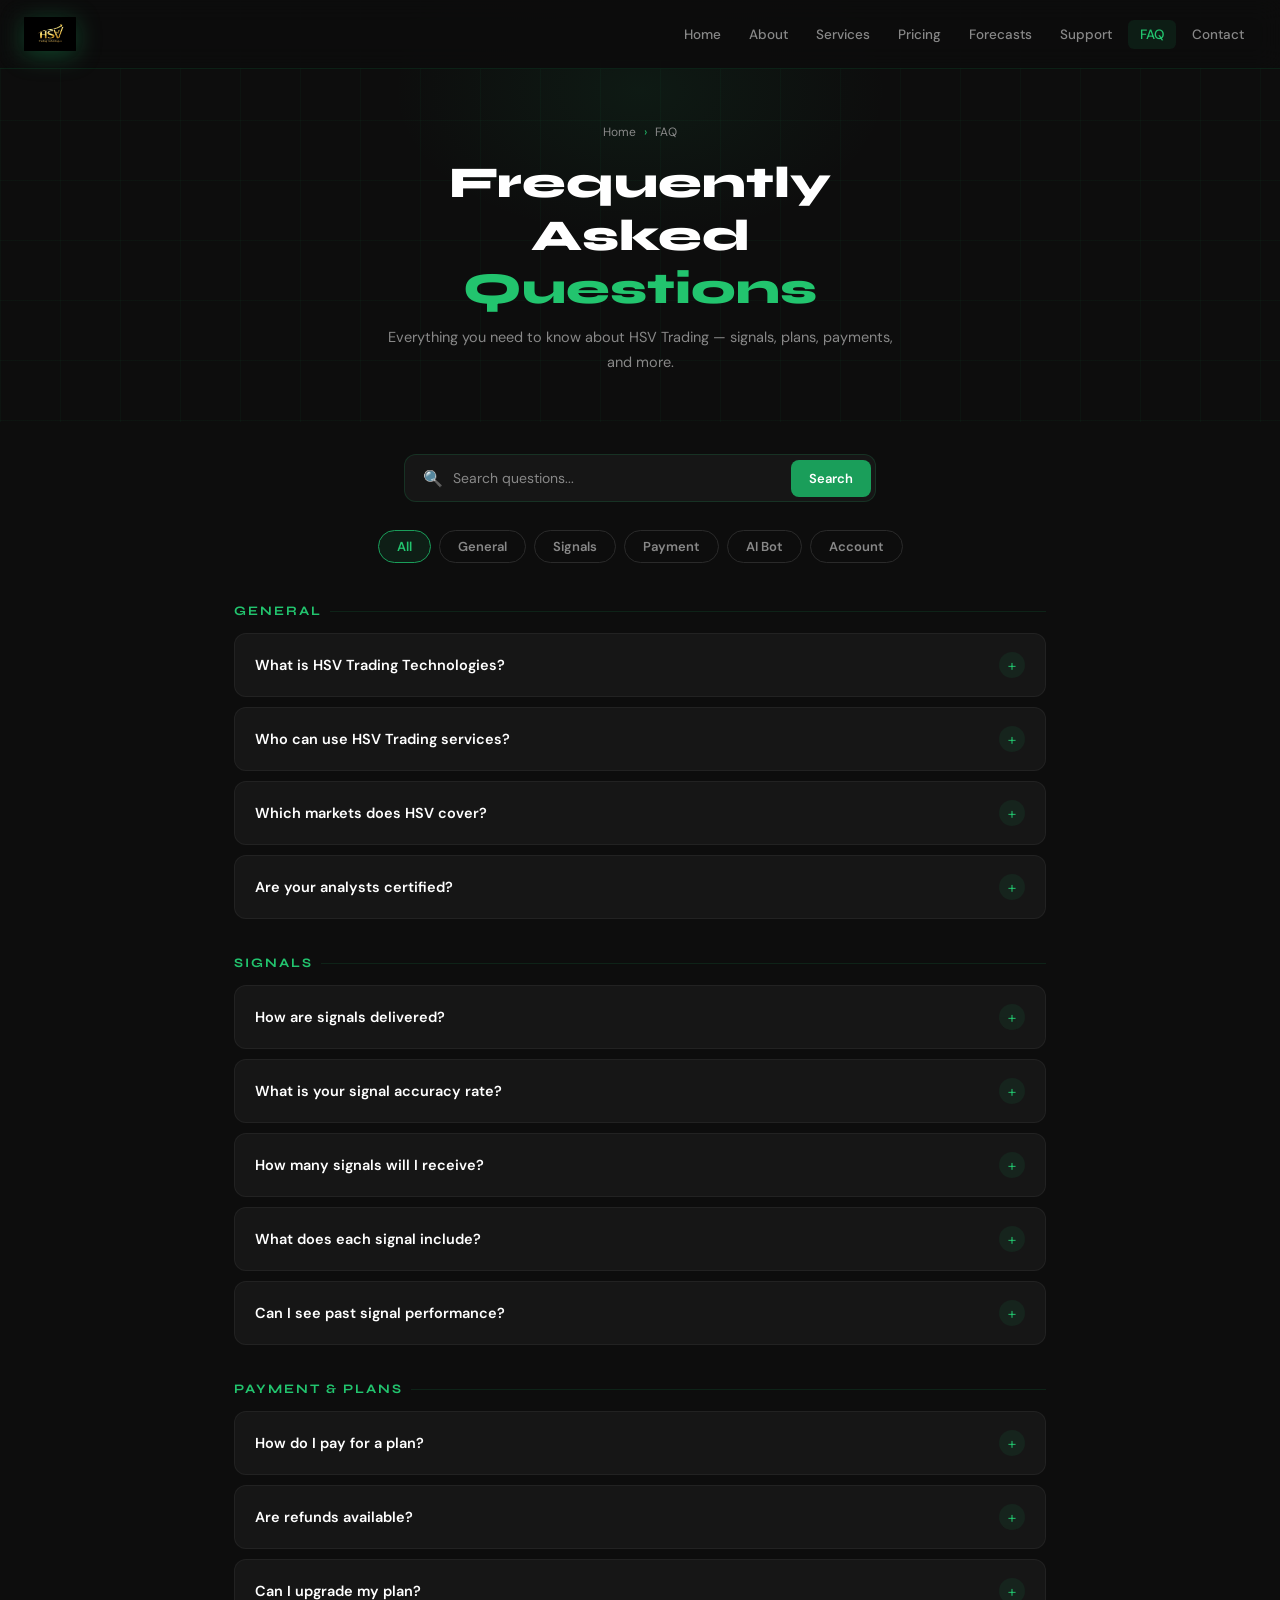
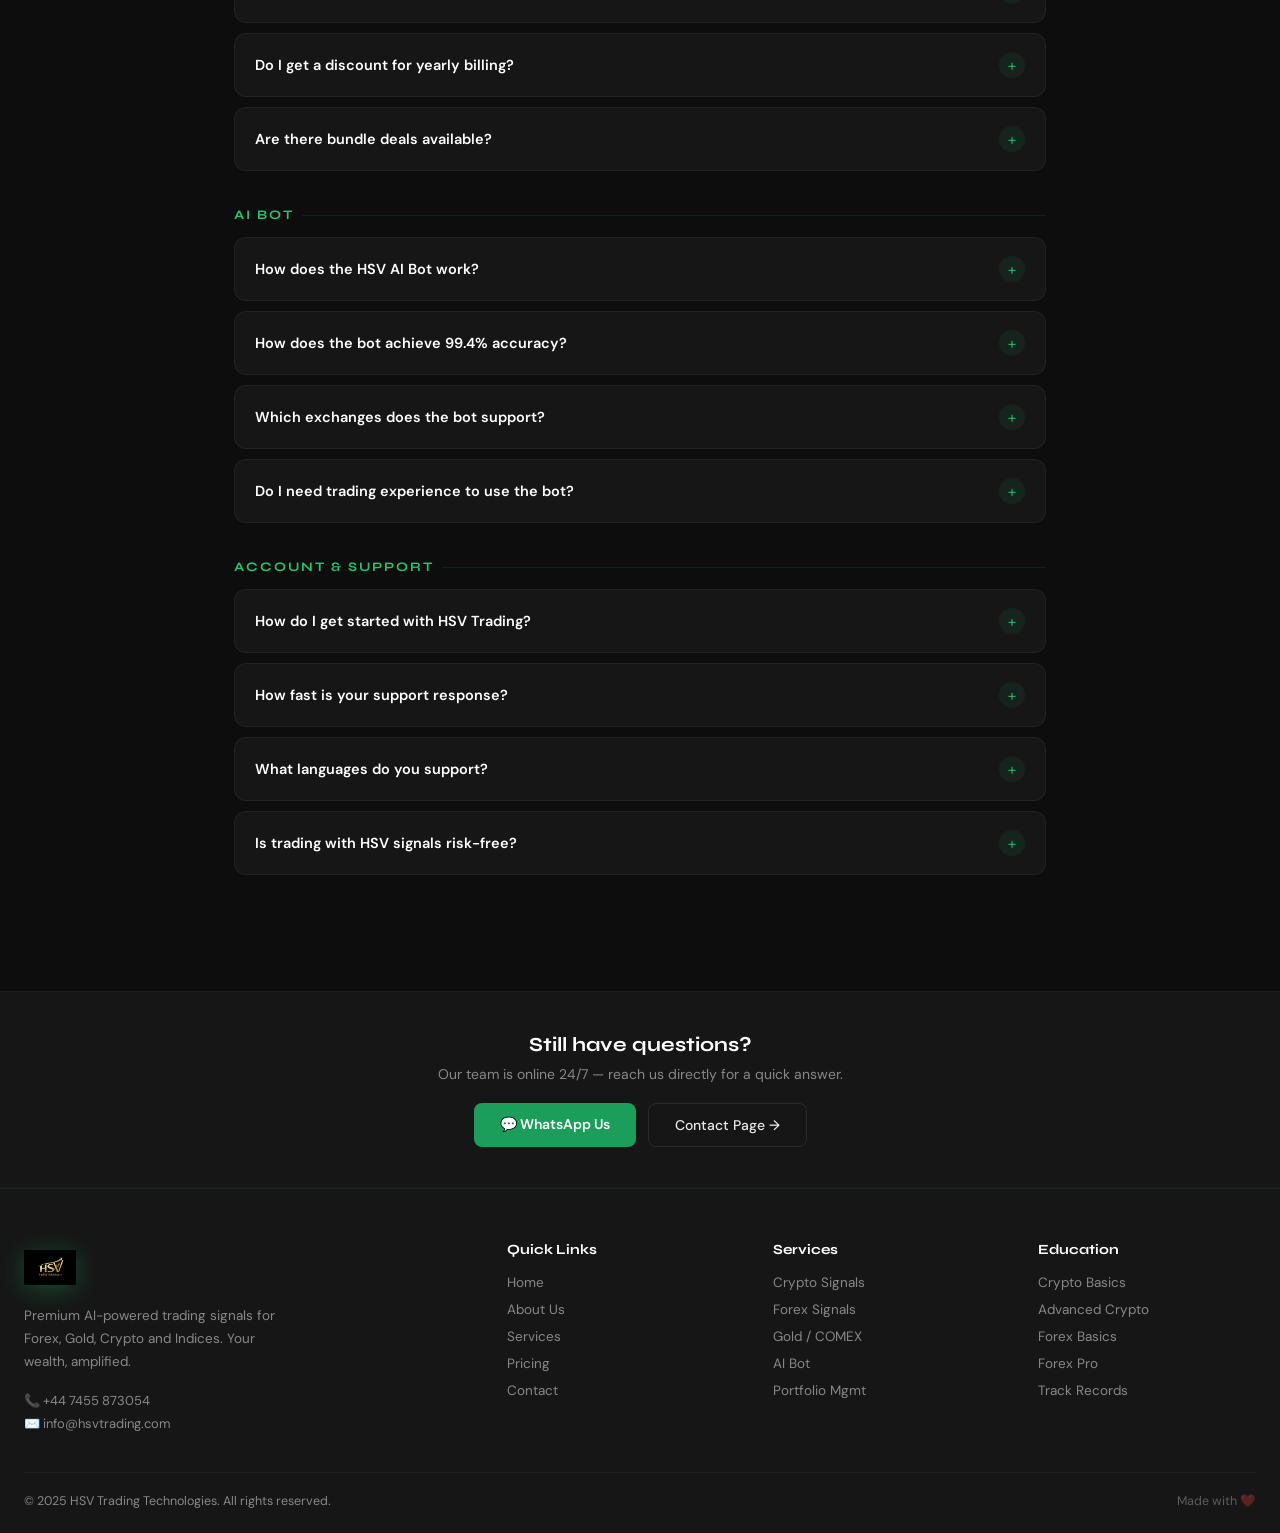
<file: faq.html>
<!DOCTYPE html>
<html lang="en">
<head>
<meta charset="UTF-8">
<meta name="viewport" content="width=device-width, initial-scale=1.0">
<title>FAQ – HSV Trading Technologies</title>
<link href="https://fonts.googleapis.com/css2?family=Syne:wght@400;600;700;800&family=DM+Sans:wght@300;400;500&display=swap" rel="stylesheet">
<style>
  :root {
    --green: #1a9e5a; --green-light: #22c46e;
    --dark: #0d0d0d; --dark2: #161616; --dark3: #1e1e1e;
    --gray: #2a2a2a; --text: #e8e8e8; --text-muted: #888; --white: #ffffff;
  }
  * { margin: 0; padding: 0; box-sizing: border-box; }
  body { font-family: 'DM Sans', sans-serif; background: var(--dark); color: var(--text); overflow-x: hidden; }

  /* NAVBAR */
  header { position: fixed; top: 0; left: 0; right: 0; z-index: 1000; background: rgba(13,13,13,0.92); backdrop-filter: blur(12px); border-bottom: 1px solid rgba(26,158,90,0.15); }
  .navbar { max-width: 1300px; margin: 0 auto; padding: 0 24px; height: 68px; display: flex; align-items: center; justify-content: space-between; }
  .logo { display: flex; align-items: center; text-decoration: none; }
  .logo-icon { display: flex; align-items: center; justify-content: center; transition: transform 0.2s, filter 0.2s; filter: drop-shadow(0 4px 12px rgba(26,158,90,0.4)); }
  .logo:hover .logo-icon { transform: scale(1.07); filter: drop-shadow(0 6px 18px rgba(34,196,110,0.55)); }
  nav.nav-links { display: flex; align-items: center; gap: 4px; }
  nav.nav-links a { text-decoration: none; color: var(--text-muted); font-size: 13.5px; font-weight: 500; padding: 6px 12px; border-radius: 6px; transition: all 0.2s; }
  nav.nav-links a:hover { color: var(--white); background: rgba(26,158,90,0.12); }
  nav.nav-links a.active { color: var(--green-light); background: rgba(26,158,90,0.12); }
  .mobile-menu { display: none; font-size: 24px; cursor: pointer; color: var(--text); }

  /* HERO */
  .hero { padding-top: 68px; background: var(--dark); position: relative; overflow: hidden; text-align: center; padding-bottom: 0; }
  .hero::before { content: ''; position: absolute; inset: 0; background-image: linear-gradient(rgba(26,158,90,0.05) 1px, transparent 1px), linear-gradient(90deg, rgba(26,158,90,0.05) 1px, transparent 1px); background-size: 60px 60px; }
  .hero::after { content: ''; position: absolute; top: -60px; left: 50%; transform: translateX(-50%); width: 500px; height: 300px; background: radial-gradient(ellipse, rgba(26,158,90,0.09) 0%, transparent 70%); pointer-events: none; }
  .hero-inner { position: relative; z-index: 2; max-width: 580px; margin: 0 auto; padding: 52px 24px 48px; }
  .breadcrumb { display: inline-flex; align-items: center; gap: 8px; font-size: 12px; color: var(--text-muted); margin-bottom: 16px; }
  .breadcrumb a { color: var(--text-muted); text-decoration: none; } .breadcrumb a:hover { color: var(--green-light); } .breadcrumb .sep { color: var(--green-light); }
  .hero h1 { font-family: 'Syne', sans-serif; font-size: clamp(28px,3.5vw,44px); font-weight: 800; color: var(--white); margin-bottom: 10px; }
  .hero h1 .hl { color: var(--green-light); }
  .hero p { font-size: 14.5px; color: var(--text-muted); line-height: 1.7; }

  /* SEARCH BAR */
  .search-wrap { max-width: 520px; margin: 0 auto; padding: 32px 24px 0; position: relative; z-index: 2; }
  .search-box { display: flex; align-items: center; background: var(--dark2); border: 1px solid rgba(26,158,90,0.2); border-radius: 12px; padding: 4px 4px 4px 18px; gap: 10px; transition: border-color 0.2s; }
  .search-box:focus-within { border-color: rgba(26,158,90,0.5); }
  .search-box input { flex: 1; background: none; border: none; outline: none; font-size: 14px; color: var(--white); font-family: 'DM Sans', sans-serif; padding: 10px 0; }
  .search-box input::placeholder { color: var(--text-muted); }
  .search-box button { background: var(--green); border: none; padding: 10px 18px; border-radius: 8px; color: #fff; font-size: 13px; font-weight: 600; cursor: pointer; font-family: 'DM Sans', sans-serif; transition: background 0.2s; white-space: nowrap; }
  .search-box button:hover { background: var(--green-light); }

  /* CATEGORY PILLS */
  .cats { max-width: 860px; margin: 0 auto; padding: 28px 24px 0; display: flex; gap: 8px; flex-wrap: wrap; justify-content: center; position: relative; z-index: 2; }
  .cat-btn { padding: 7px 18px; border-radius: 100px; border: 1px solid var(--gray); background: none; color: var(--text-muted); font-size: 13px; font-weight: 600; cursor: pointer; font-family: 'DM Sans', sans-serif; transition: all 0.2s; }
  .cat-btn:hover { border-color: var(--green); color: var(--white); }
  .cat-btn.active { background: rgba(26,158,90,0.12); border-color: var(--green); color: var(--green-light); }

  /* FAQ MAIN */
  .faq-wrap { max-width: 860px; margin: 0 auto; padding: 40px 24px 80px; }

  .faq-group { margin-bottom: 36px; }
  .faq-group-title { font-family: 'Syne', sans-serif; font-size: 13px; font-weight: 700; color: var(--green-light); letter-spacing: 2px; text-transform: uppercase; margin-bottom: 14px; display: flex; align-items: center; gap: 8px; }
  .faq-group-title::after { content: ''; flex: 1; height: 1px; background: rgba(26,158,90,0.15); }

  .faq-item { background: var(--dark2); border: 1px solid rgba(255,255,255,0.05); border-radius: 12px; margin-bottom: 10px; overflow: hidden; transition: border-color 0.2s; }
  .faq-item:hover { border-color: rgba(26,158,90,0.15); }
  .faq-item.open { border-color: rgba(26,158,90,0.25); }
  .faq-q { padding: 18px 20px; display: flex; justify-content: space-between; align-items: center; cursor: pointer; gap: 16px; }
  .faq-q-text { font-size: 14.5px; font-weight: 600; color: var(--white); line-height: 1.4; }
  .faq-icon { width: 26px; height: 26px; min-width: 26px; background: rgba(26,158,90,0.1); border-radius: 50%; display: flex; align-items: center; justify-content: center; color: var(--green-light); font-size: 16px; font-weight: 300; transition: all 0.3s; }
  .faq-item.open .faq-icon { transform: rotate(45deg); background: rgba(26,158,90,0.2); }
  .faq-a { padding: 0 20px; max-height: 0; overflow: hidden; transition: all 0.35s ease; font-size: 14px; color: var(--text-muted); line-height: 1.75; }
  .faq-item.open .faq-a { padding: 0 20px 18px; max-height: 300px; }
  .faq-a strong { color: var(--white); }
  .faq-a a { color: var(--green-light); text-decoration: none; }
  .faq-a a:hover { text-decoration: underline; }

  /* NO RESULTS */
  .no-results { text-align: center; padding: 48px 24px; display: none; }
  .no-results p { color: var(--text-muted); font-size: 14px; margin-top: 8px; }

  /* CTA STRIP */
  .cta-strip { background: var(--dark2); border-top: 1px solid rgba(26,158,90,0.08); border-bottom: 1px solid rgba(26,158,90,0.08); padding: 40px 24px; text-align: center; }
  .cta-strip h3 { font-family: 'Syne', sans-serif; font-size: 20px; font-weight: 700; color: var(--white); margin-bottom: 8px; }
  .cta-strip p { font-size: 14px; color: var(--text-muted); margin-bottom: 20px; }
  .cta-btns { display: flex; gap: 12px; justify-content: center; flex-wrap: wrap; }
  .btn-primary { background: var(--green); color: #fff; border: none; padding: 12px 26px; border-radius: 8px; font-size: 14px; font-weight: 600; cursor: pointer; font-family: 'DM Sans', sans-serif; transition: all 0.25s; text-decoration: none; display: inline-block; }
  .btn-primary:hover { background: var(--green-light); transform: translateY(-2px); box-shadow: 0 8px 24px rgba(26,158,90,0.3); }
  .btn-outline { background: transparent; color: var(--text); border: 1px solid var(--gray); padding: 12px 26px; border-radius: 8px; font-size: 14px; font-weight: 500; cursor: pointer; font-family: 'DM Sans', sans-serif; transition: all 0.25s; text-decoration: none; display: inline-block; }
  .btn-outline:hover { border-color: var(--green); color: var(--green-light); }

  /* FOOTER */
  footer { background: var(--dark2); border-top: 1px solid rgba(255,255,255,0.05); padding: 52px 24px 24px; }
  .footer-inner { max-width: 1300px; margin: 0 auto; display: grid; grid-template-columns: 2fr 1fr 1fr 1fr; gap: 48px; margin-bottom: 40px; }
  .footer-brand p { font-size: 13.5px; color: var(--text-muted); line-height: 1.7; margin: 12px 0 18px; max-width: 260px; }
  .contact-info { display: flex; flex-direction: column; gap: 6px; }
  .contact-info a { color: var(--text-muted); text-decoration: none; font-size: 13px; transition: color 0.2s; }
  .contact-info a:hover { color: var(--green-light); }
  .footer-col h4 { font-family: 'Syne', sans-serif; font-weight: 700; font-size: 14px; color: var(--white); margin-bottom: 16px; }
  .footer-col a { display: block; text-decoration: none; color: var(--text-muted); font-size: 13.5px; margin-bottom: 10px; transition: color 0.2s; }
  .footer-col a:hover { color: var(--green-light); }
  .footer-bottom { max-width: 1300px; margin: 0 auto; padding-top: 20px; border-top: 1px solid rgba(255,255,255,0.05); display: flex; justify-content: space-between; align-items: center; font-size: 12.5px; color: var(--text-muted); }

  @media (max-width: 700px) {
    nav.nav-links { display: none; }
    nav.nav-links.open { display: flex; flex-direction: column; position: absolute; top: 68px; left: 0; right: 0; background: var(--dark2); padding: 20px; gap: 8px; border-bottom: 1px solid var(--gray); }
    .mobile-menu { display: block; }
    .footer-inner { grid-template-columns: 1fr 1fr; }
  }
  @media (max-width: 440px) { .footer-inner { grid-template-columns: 1fr; } }
</style>
</head>
<body>

<header>
  <div class="navbar">
    <a href="index.html" class="logo">
      <div class="logo-icon"><img src="images/logo.png" alt="HSV Trading Logo" width="52" height="52" style="border-radius:10px;object-fit:contain;"></div>
    </a>
    <div class="mobile-menu" onclick="toggleMenu()">☰</div>
    <nav class="nav-links" id="navLinks">
      <a href="index.html">Home</a><a href="about.html">About</a><a href="services.html">Services</a>
      <a href="pricing.html">Pricing</a><a href="forecasts.html">Forecasts</a>
      <a href="support.html">Support</a><a href="faq.html" class="active">FAQ</a><a href="contact.html">Contact</a>
    </nav>
  </div>
</header>

<!-- HERO -->
<div class="hero">
  <div class="hero-inner">
    <div class="breadcrumb"><a href="index.html">Home</a><span class="sep">›</span><span>FAQ</span></div>
    <h1>Frequently Asked <span class="hl">Questions</span></h1>
    <p>Everything you need to know about HSV Trading — signals, plans, payments, and more.</p>
  </div>
</div>

<!-- SEARCH -->
<div class="search-wrap">
  <div class="search-box">
    <span style="font-size:16px;color:var(--text-muted)">🔍</span>
    <input type="text" id="searchInput" placeholder="Search questions..." oninput="filterFaqs()">
    <button onclick="filterFaqs()">Search</button>
  </div>
</div>

<!-- CATEGORY PILLS -->
<div class="cats">
  <button class="cat-btn active" onclick="filterCat('all',this)">All</button>
  <button class="cat-btn" onclick="filterCat('general',this)">General</button>
  <button class="cat-btn" onclick="filterCat('signals',this)">Signals</button>
  <button class="cat-btn" onclick="filterCat('payment',this)">Payment</button>
  <button class="cat-btn" onclick="filterCat('bot',this)">AI Bot</button>
  <button class="cat-btn" onclick="filterCat('account',this)">Account</button>
</div>

<!-- FAQ ITEMS -->
<div class="faq-wrap">

  <!-- GENERAL -->
  <div class="faq-group" data-group="general">
    <div class="faq-group-title">General</div>

    <div class="faq-item" data-cat="general" data-q="what is hsv trading technologies">
      <div class="faq-q" onclick="toggleFaq(this)">
        <span class="faq-q-text">What is HSV Trading Technologies?</span>
        <span class="faq-icon">+</span>
      </div>
      <div class="faq-a">HSV Trading Technologies is a premium AI-powered trading signal and research firm. We provide Forex, Gold (COMEX), Crypto, and Indices signals backed by <strong>CMT & NISM certified analysts</strong> and machine learning technology — helping traders of all levels make smarter, more informed decisions.</div>
    </div>

    <div class="faq-item" data-cat="general" data-q="who can use hsv trading services">
      <div class="faq-q" onclick="toggleFaq(this)">
        <span class="faq-q-text">Who can use HSV Trading services?</span>
        <span class="faq-icon">+</span>
      </div>
      <div class="faq-a">Anyone can use our services — from <strong>complete beginners</strong> to experienced institutional traders. We have plans designed for every experience level, with guidance and support provided every step of the way.</div>
    </div>

    <div class="faq-item" data-cat="general" data-q="which markets does hsv cover">
      <div class="faq-q" onclick="toggleFaq(this)">
        <span class="faq-q-text">Which markets does HSV cover?</span>
        <span class="faq-icon">+</span>
      </div>
      <div class="faq-a">We cover <strong>Forex</strong> (major, minor, and exotic pairs), <strong>Gold & COMEX</strong> (XAU, XAG, WTI Crude), <strong>Crypto</strong> (Spot, HODL, Futures), and <strong>Global Indices</strong> (SPX500, NASDAQ, DAX). All through one platform.</div>
    </div>

    <div class="faq-item" data-cat="general" data-q="is hsv trading regulated certified">
      <div class="faq-q" onclick="toggleFaq(this)">
        <span class="faq-q-text">Are your analysts certified?</span>
        <span class="faq-icon">+</span>
      </div>
      <div class="faq-a">Yes. Our analysts hold <strong>CMT (Chartered Market Technician)</strong> and <strong>NISM (National Institute of Securities Markets)</strong> certifications. Our team dedicates 70+ hours per week to technical and fundamental market research.</div>
    </div>
  </div>

  <!-- SIGNALS -->
  <div class="faq-group" data-group="signals">
    <div class="faq-group-title">Signals</div>

    <div class="faq-item" data-cat="signals" data-q="how are signals delivered telegram whatsapp">
      <div class="faq-q" onclick="toggleFaq(this)">
        <span class="faq-q-text">How are signals delivered?</span>
        <span class="faq-icon">+</span>
      </div>
      <div class="faq-a">Signals are delivered instantly via <strong>Telegram and WhatsApp</strong>. Every signal includes the asset name, entry price, Target 1, Target 2, and Stop Loss — no guesswork involved.</div>
    </div>

    <div class="faq-item" data-cat="signals" data-q="what is signal accuracy rate">
      <div class="faq-q" onclick="toggleFaq(this)">
        <span class="faq-q-text">What is your signal accuracy rate?</span>
        <span class="faq-icon">+</span>
      </div>
      <div class="faq-a">Our AI-powered system combined with CMT analyst review achieves up to <strong>99.4% accuracy</strong>. All historical signal results are documented in our public Track Sheet Records — fully transparent and verifiable.</div>
    </div>

    <div class="faq-item" data-cat="signals" data-q="how many signals per week month">
      <div class="faq-q" onclick="toggleFaq(this)">
        <span class="faq-q-text">How many signals will I receive?</span>
        <span class="faq-icon">+</span>
      </div>
      <div class="faq-a">It depends on your plan. Beginner plans receive <strong>2–3 signals per week</strong>. Intermediate and Pro plans receive <strong>10–12 signals per month</strong>. Bundle plans can receive 30+ signals across all asset classes combined.</div>
    </div>

    <div class="faq-item" data-cat="signals" data-q="what information comes with each signal entry stop loss target">
      <div class="faq-q" onclick="toggleFaq(this)">
        <span class="faq-q-text">What does each signal include?</span>
        <span class="faq-icon">+</span>
      </div>
      <div class="faq-a">Every signal comes with: <strong>Asset / Pair name</strong>, <strong>Entry Price</strong>, <strong>Target 1 (TP1)</strong>, <strong>Target 2 (TP2)</strong>, and <strong>Stop Loss (SL)</strong>. Pro plans also include a technical research note explaining the rationale behind the call.</div>
    </div>

    <div class="faq-item" data-cat="signals" data-q="can i see past signal track record history">
      <div class="faq-q" onclick="toggleFaq(this)">
        <span class="faq-q-text">Can I see past signal performance?</span>
        <span class="faq-icon">+</span>
      </div>
      <div class="faq-a">Yes! We maintain <strong>public Track Sheet Records</strong> for Crypto Spot, Crypto Futures, and Forex signals. You can review our historical performance before subscribing — full transparency, no hidden results.</div>
    </div>
  </div>

  <!-- PAYMENT -->
  <div class="faq-group" data-group="payment">
    <div class="faq-group-title">Payment & Plans</div>

    <div class="faq-item" data-cat="payment" data-q="how do i pay for a plan payment methods">
      <div class="faq-q" onclick="toggleFaq(this)">
        <span class="faq-q-text">How do I pay for a plan?</span>
        <span class="faq-icon">+</span>
      </div>
      <div class="faq-a">We accept multiple payment methods including <strong>bank transfer, crypto payment, and card payments</strong>. Visit our <a href="contact.html">Contact page</a> to get payment details or reach us directly on WhatsApp for a quick setup.</div>
    </div>

    <div class="faq-item" data-cat="payment" data-q="are refunds available refund policy">
      <div class="faq-q" onclick="toggleFaq(this)">
        <span class="faq-q-text">Are refunds available?</span>
        <span class="faq-icon">+</span>
      </div>
      <div class="faq-a">All consulting and subscription fees are <strong>non-refundable</strong> as per our policy. We strongly recommend starting with a shorter-duration plan (weekly or monthly) to evaluate our service before committing to longer packages.</div>
    </div>

    <div class="faq-item" data-cat="payment" data-q="can i upgrade downgrade plan">
      <div class="faq-q" onclick="toggleFaq(this)">
        <span class="faq-q-text">Can I upgrade my plan?</span>
        <span class="faq-icon">+</span>
      </div>
      <div class="faq-a">Yes! You can upgrade to a higher-tier plan at any time. The remaining value of your current subscription will be <strong>credited towards the new plan</strong>. Contact our support team on WhatsApp or Telegram to arrange your upgrade.</div>
    </div>

    <div class="faq-item" data-cat="payment" data-q="yearly discount savings billing">
      <div class="faq-q" onclick="toggleFaq(this)">
        <span class="faq-q-text">Do I get a discount for yearly billing?</span>
        <span class="faq-icon">+</span>
      </div>
      <div class="faq-a">Yes — our yearly billing option saves you <strong>up to 30%</strong> compared to monthly billing. You can view the discounted yearly prices on our <a href="pricing.html">Pricing page</a> by toggling to "Yearly" billing.</div>
    </div>

    <div class="faq-item" data-cat="payment" data-q="bundle deals multiple assets discount">
      <div class="faq-q" onclick="toggleFaq(this)">
        <span class="faq-q-text">Are there bundle deals available?</span>
        <span class="faq-icon">+</span>
      </div>
      <div class="faq-a">Absolutely. Our <strong>Bundle Deals</strong> let you combine Crypto + Forex + Gold + AI Bot at a significantly reduced price — saving up to 40% versus buying each service separately. See our <a href="pricing.html">Pricing page</a> for Bundle options.</div>
    </div>
  </div>

  <!-- AI BOT -->
  <div class="faq-group" data-group="bot">
    <div class="faq-group-title">AI Bot</div>

    <div class="faq-item" data-cat="bot" data-q="how does the ai bot work automated trading">
      <div class="faq-q" onclick="toggleFaq(this)">
        <span class="faq-q-text">How does the HSV AI Bot work?</span>
        <span class="faq-icon">+</span>
      </div>
      <div class="faq-a">Our AI bot uses <strong>Reinforcement Learning and Machine Learning</strong> to continuously analyse market conditions across multiple asset classes. It runs 24/7, auto-generates entry and exit signals, and adapts its strategy in real-time based on market data.</div>
    </div>

    <div class="faq-item" data-cat="bot" data-q="ai bot accuracy 99.4 percent how">
      <div class="faq-q" onclick="toggleFaq(this)">
        <span class="faq-q-text">How does the bot achieve 99.4% accuracy?</span>
        <span class="faq-icon">+</span>
      </div>
      <div class="faq-a">The bot combines <strong>historical pattern recognition, real-time price action analysis, and sentiment data</strong> with CMT analyst oversight. Every bot signal is cross-verified before delivery, eliminating low-confidence setups from the output.</div>
    </div>

    <div class="faq-item" data-cat="bot" data-q="which exchanges does bot support">
      <div class="faq-q" onclick="toggleFaq(this)">
        <span class="faq-q-text">Which exchanges does the bot support?</span>
        <span class="faq-icon">+</span>
      </div>
      <div class="faq-a">The Bot Pro and Enterprise plans support <strong>multiple major exchanges</strong> including Binance, Bybit, OKX, and leading Forex brokers. The Bot Basic plan works with primary exchanges. Contact us for a full compatibility list.</div>
    </div>

    <div class="faq-item" data-cat="bot" data-q="do i need trading experience to use bot">
      <div class="faq-q" onclick="toggleFaq(this)">
        <span class="faq-q-text">Do I need trading experience to use the bot?</span>
        <span class="faq-icon">+</span>
      </div>
      <div class="faq-a">No experience needed for the signal-based plans. However, for the <strong>Bot Enterprise</strong> plan with custom configurations, basic trading knowledge is recommended. Our team provides a full onboarding session with every bot subscription.</div>
    </div>
  </div>

  <!-- ACCOUNT -->
  <div class="faq-group" data-group="account">
    <div class="faq-group-title">Account & Support</div>

    <div class="faq-item" data-cat="account" data-q="how do i get started join">
      <div class="faq-q" onclick="toggleFaq(this)">
        <span class="faq-q-text">How do I get started with HSV Trading?</span>
        <span class="faq-icon">+</span>
      </div>
      <div class="faq-a">Getting started is simple — <strong>browse our plans</strong> on the Services or Pricing page, choose a plan that suits you, and contact us via WhatsApp or Telegram to complete setup. You'll receive your first signal within 24 hours of activation.</div>
    </div>

    <div class="faq-item" data-cat="account" data-q="support response time how fast reply">
      <div class="faq-q" onclick="toggleFaq(this)">
        <span class="faq-q-text">How fast is your support response?</span>
        <span class="faq-icon">+</span>
      </div>
      <div class="faq-a">Our team responds within <strong>15 minutes</strong> on WhatsApp and Telegram during active hours. Email queries are answered within <strong>2–4 hours</strong>. We operate 24/7 across global time zones.</div>
    </div>

    <div class="faq-item" data-cat="account" data-q="what languages does hsv support">
      <div class="faq-q" onclick="toggleFaq(this)">
        <span class="faq-q-text">What languages do you support?</span>
        <span class="faq-icon">+</span>
      </div>
      <div class="faq-a">Our team currently provides support in <strong>English, Hindi, and Urdu</strong>. Signals are delivered in English with clear, jargon-free formatting understandable by traders worldwide.</div>
    </div>

    <div class="faq-item" data-cat="account" data-q="is my money safe investment risk disclaimer">
      <div class="faq-q" onclick="toggleFaq(this)">
        <span class="faq-q-text">Is trading with HSV signals risk-free?</span>
        <span class="faq-icon">+</span>
      </div>
      <div class="faq-a"><strong>No investment is ever risk-free.</strong> Financial markets carry inherent risk and past performance does not guarantee future results. Our signals are based on technical analysis and are for informational purposes only. Always trade within your risk tolerance and never invest more than you can afford to lose.</div>
    </div>
  </div>

  <!-- No results message -->
  <div class="no-results" id="noResults">
    <div style="font-size:40px;margin-bottom:10px;">🔍</div>
    <p>No questions found matching your search. Try different keywords or <a href="contact.html" style="color:var(--green-light)">contact us directly</a>.</p>
  </div>

</div>

<!-- CTA STRIP -->
<div class="cta-strip">
  <h3>Still have questions?</h3>
  <p>Our team is online 24/7 — reach us directly for a quick answer.</p>
  <div class="cta-btns">
    <a href="https://wa.me/447455873054" target="_blank" class="btn-primary">💬 WhatsApp Us</a>
    <a href="contact.html" class="btn-outline">Contact Page →</a>
  </div>
</div>

<!-- FOOTER -->
<footer>
  <div class="footer-inner">
    <div class="footer-brand">
      <a href="index.html" class="logo" style="margin-bottom:0;">
        <div class="logo-icon"><img src="images/logo.png" alt="HSV Trading Logo" width="52" height="52" style="border-radius:10px;object-fit:contain;"></div>
      </a>
      <p>Premium AI-powered trading signals for Forex, Gold, Crypto and Indices. Your wealth, amplified.</p>
      <div class="contact-info">
        <a href="tel:+447455873054">📞 +44 7455 873054</a>
        <a href="mailto:info@hsvtrading.com">✉️ info@hsvtrading.com</a>
      </div>
    </div>
    <div class="footer-col">
      <h4>Quick Links</h4>
      <a href="index.html">Home</a><a href="about.html">About Us</a>
      <a href="services.html">Services</a><a href="pricing.html">Pricing</a><a href="contact.html">Contact</a>
    </div>
    <div class="footer-col">
      <h4>Services</h4>
      <a href="#">Crypto Signals</a><a href="#">Forex Signals</a>
      <a href="#">Gold / COMEX</a><a href="#">AI Bot</a><a href="#">Portfolio Mgmt</a>
    </div>
    <div class="footer-col">
      <h4>Education</h4>
      <a href="#">Crypto Basics</a><a href="#">Advanced Crypto</a>
      <a href="#">Forex Basics</a><a href="#">Forex Pro</a><a href="#">Track Records</a>
    </div>
  </div>
  <div class="footer-bottom">
    <span>© 2025 HSV Trading Technologies. All rights reserved.</span>
    <span style="color:rgba(255,255,255,0.3)">Made with ❤️</span>
  </div>
</footer>

<script>
  function toggleMenu() { document.getElementById('navLinks').classList.toggle('open'); }

  function toggleFaq(el) {
    const item = el.closest('.faq-item');
    const wasOpen = item.classList.contains('open');
    document.querySelectorAll('.faq-item').forEach(i => i.classList.remove('open'));
    if (!wasOpen) item.classList.add('open');
  }

  function filterCat(cat, btn) {
    document.querySelectorAll('.cat-btn').forEach(b => b.classList.remove('active'));
    btn.classList.add('active');
    document.getElementById('searchInput').value = '';
    const groups = document.querySelectorAll('.faq-group');
    const items  = document.querySelectorAll('.faq-item');
    items.forEach(i => { i.style.display = (cat === 'all' || i.dataset.cat === cat) ? '' : 'none'; });
    groups.forEach(g => {
      const visible = [...g.querySelectorAll('.faq-item')].some(i => i.style.display !== 'none');
      g.style.display = visible ? '' : 'none';
    });
    document.getElementById('noResults').style.display = 'none';
  }

  function filterFaqs() {
    const q = document.getElementById('searchInput').value.toLowerCase().trim();
    document.querySelectorAll('.cat-btn').forEach(b => b.classList.remove('active'));
    document.querySelector('.cat-btn').classList.add('active');
    let anyVisible = false;
    const items = document.querySelectorAll('.faq-item');
    items.forEach(i => {
      const match = !q || i.dataset.q.includes(q) || i.querySelector('.faq-q-text').textContent.toLowerCase().includes(q) || i.querySelector('.faq-a').textContent.toLowerCase().includes(q);
      i.style.display = match ? '' : 'none';
      if (match) anyVisible = true;
    });
    document.querySelectorAll('.faq-group').forEach(g => {
      const vis = [...g.querySelectorAll('.faq-item')].some(i => i.style.display !== 'none');
      g.style.display = vis ? '' : 'none';
    });
    document.getElementById('noResults').style.display = anyVisible ? 'none' : 'block';
  }
</script>
</body>
</html>
</file>
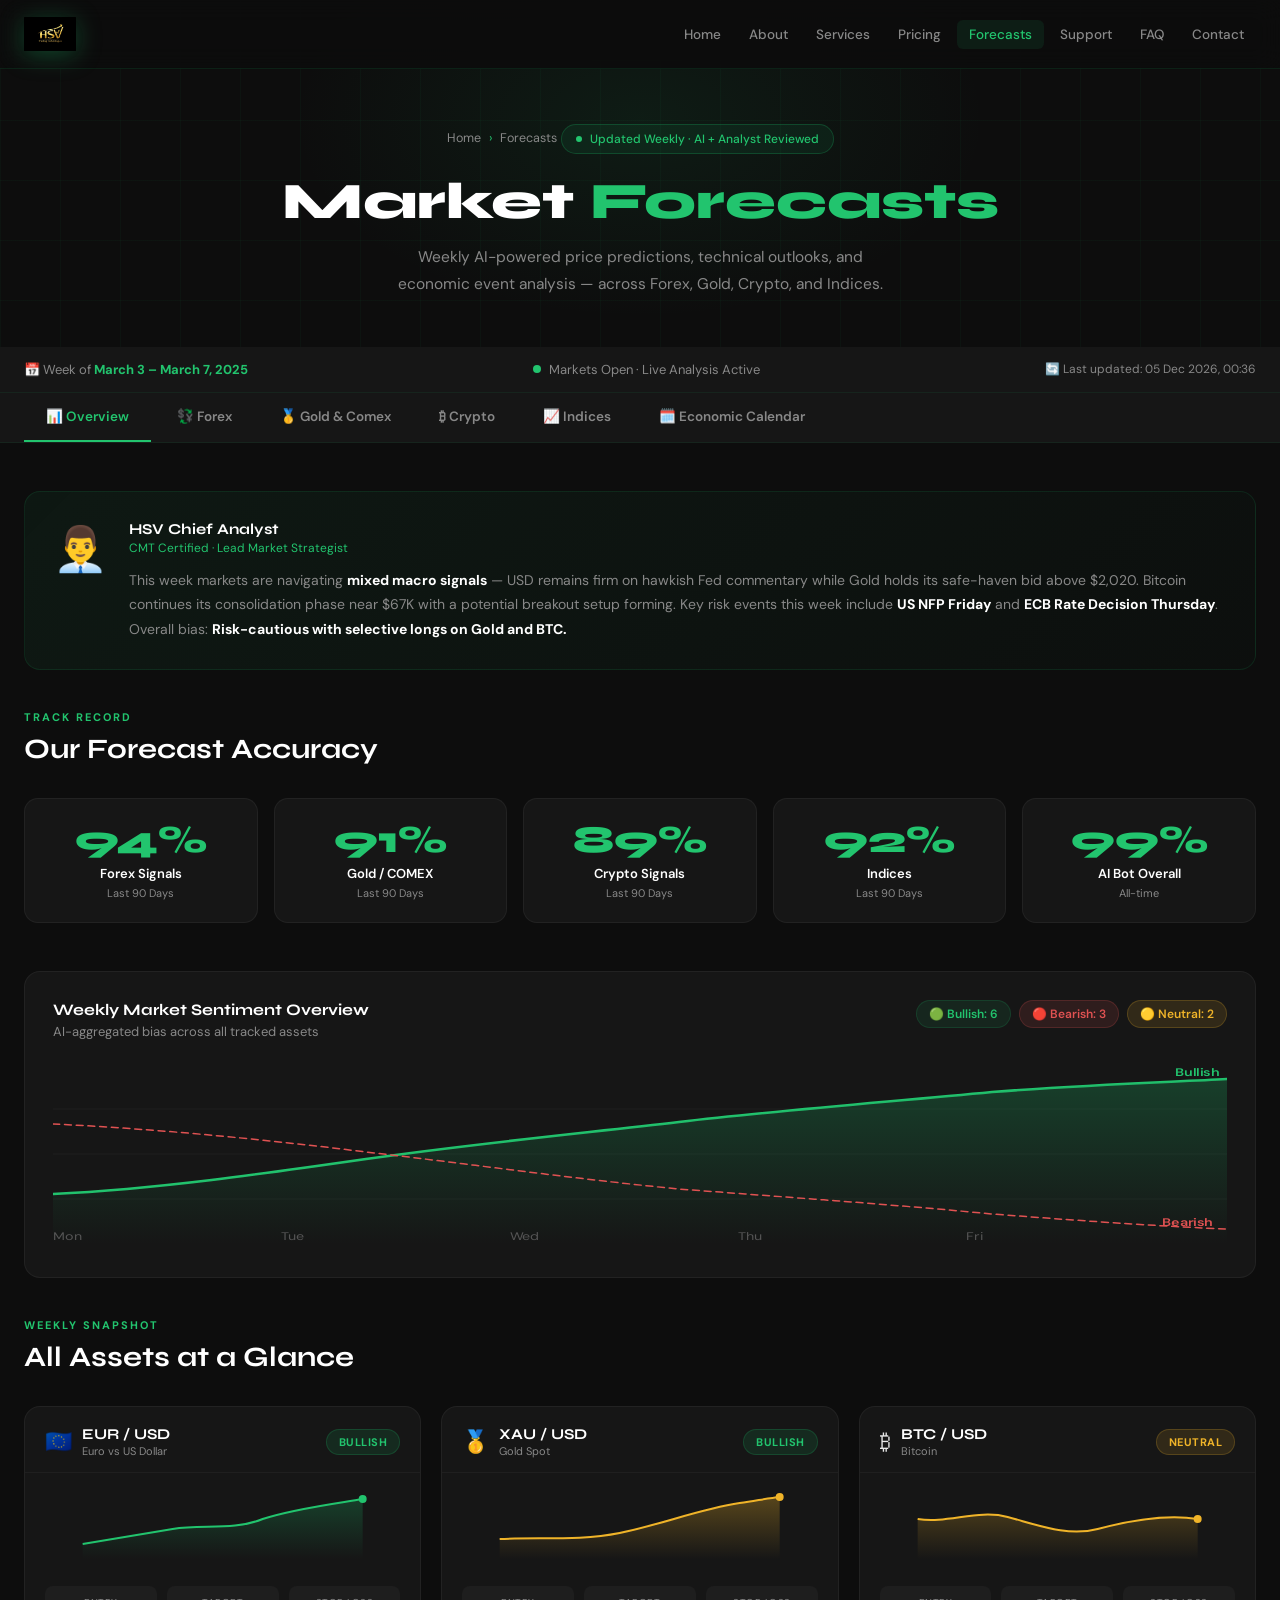
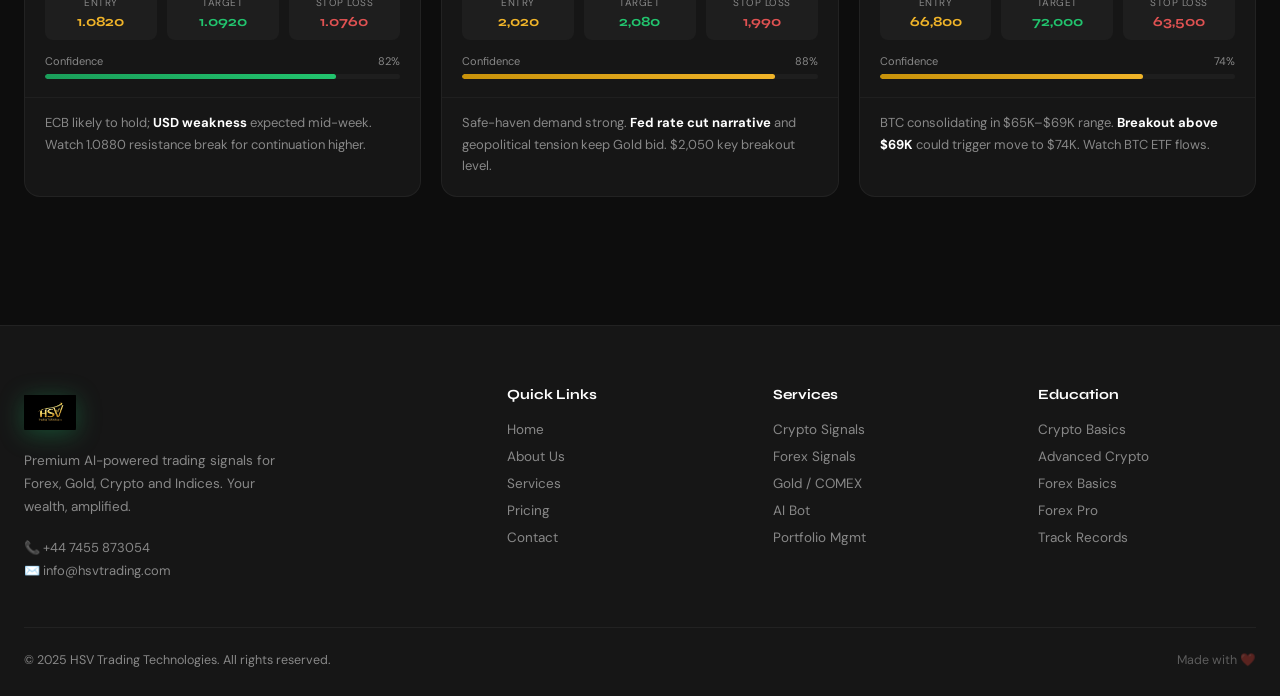
<file: forecasts.html>
<!DOCTYPE html>
<html lang="en">
<head>
<meta charset="UTF-8">
<meta name="viewport" content="width=device-width, initial-scale=1.0">
<title>Forecasts – HSV Trading Technologies</title>
<link href="https://fonts.googleapis.com/css2?family=Syne:wght@400;600;700;800&family=DM+Sans:wght@300;400;500&display=swap" rel="stylesheet">
<style>
  :root {
    --green: #1a9e5a;
    --green-light: #22c46e;
    --dark: #0d0d0d;
    --dark2: #161616;
    --dark3: #1e1e1e;
    --gray: #2a2a2a;
    --text: #e8e8e8;
    --text-muted: #888;
    --white: #ffffff;
    --red: #e05252;
    --gold: #f0b429;
  }

  * { margin: 0; padding: 0; box-sizing: border-box; }
  body { font-family: 'DM Sans', sans-serif; background: var(--dark); color: var(--text); overflow-x: hidden; }

  /* NAVBAR */
  header {
    position: fixed; top: 0; left: 0; right: 0; z-index: 1000;
    background: rgba(13,13,13,0.92); backdrop-filter: blur(12px);
    border-bottom: 1px solid rgba(26,158,90,0.15);
  }
  .navbar {
    max-width: 1300px; margin: 0 auto; padding: 0 24px;
    height: 68px; display: flex; align-items: center; justify-content: space-between;
  }
  .logo { display: flex; align-items: center; text-decoration: none; }
  .logo-icon {
    display: flex; align-items: center; justify-content: center;
    transition: transform 0.2s, filter 0.2s;
    filter: drop-shadow(0 4px 12px rgba(26,158,90,0.4));
  }
  .logo:hover .logo-icon { transform: scale(1.07); filter: drop-shadow(0 6px 18px rgba(34,196,110,0.55)); }
  nav.nav-links { display: flex; align-items: center; gap: 4px; }
  nav.nav-links a {
    text-decoration: none; color: var(--text-muted); font-size: 13.5px; font-weight: 500;
    padding: 6px 12px; border-radius: 6px; transition: all 0.2s;
  }
  nav.nav-links a:hover { color: var(--white); background: rgba(26,158,90,0.12); }
  nav.nav-links a.active { color: var(--green-light); background: rgba(26,158,90,0.12); }
  .mobile-menu { display: none; font-size: 24px; cursor: pointer; color: var(--text); }

  /* PAGE HERO */
  .page-hero {
    padding-top: 68px; background: var(--dark);
    position: relative; overflow: hidden;
  }
  .page-hero::before {
    content: ''; position: absolute; inset: 0;
    background-image: linear-gradient(rgba(26,158,90,0.05) 1px, transparent 1px), linear-gradient(90deg, rgba(26,158,90,0.05) 1px, transparent 1px);
    background-size: 60px 60px;
  }
  .page-hero::after {
    content: ''; position: absolute; top: -80px; left: 50%; transform: translateX(-50%);
    width: 700px; height: 400px;
    background: radial-gradient(ellipse, rgba(26,158,90,0.1) 0%, transparent 70%);
    pointer-events: none;
  }
  .page-hero-inner {
    max-width: 1300px; margin: 0 auto; padding: 56px 24px 48px;
    position: relative; z-index: 2; text-align: center;
  }
  .breadcrumb { display: inline-flex; align-items: center; gap: 8px; font-size: 12.5px; color: var(--text-muted); margin-bottom: 18px; }
  .breadcrumb a { color: var(--text-muted); text-decoration: none; transition: color 0.2s; }
  .breadcrumb a:hover { color: var(--green-light); }
  .breadcrumb .sep { color: var(--green-light); }
  .hero-badge {
    display: inline-flex; align-items: center; gap: 8px;
    background: rgba(26,158,90,0.1); border: 1px solid rgba(26,158,90,0.3);
    border-radius: 100px; padding: 6px 14px; font-size: 12px;
    color: var(--green-light); font-weight: 500; margin-bottom: 20px;
  }
  .hero-badge::before {
    content: ''; width: 6px; height: 6px; background: var(--green-light);
    border-radius: 50%; animation: pulse 2s infinite;
  }
  @keyframes pulse { 0%,100%{opacity:1;transform:scale(1)} 50%{opacity:.5;transform:scale(.8)} }
  .page-hero h1 { font-family: 'Syne', sans-serif; font-size: clamp(32px,4vw,52px); font-weight: 800; color: var(--white); margin-bottom: 14px; line-height: 1.1; }
  .page-hero h1 .highlight { color: var(--green-light); }
  .page-hero p { font-size: 15.5px; color: var(--text-muted); max-width: 520px; margin: 0 auto; line-height: 1.75; }

  /* WEEK INFO BAR */
  .week-bar {
    background: var(--dark2); border-bottom: 1px solid rgba(26,158,90,0.1);
    padding: 14px 24px;
  }
  .week-bar-inner {
    max-width: 1300px; margin: 0 auto;
    display: flex; align-items: center; justify-content: space-between; flex-wrap: wrap; gap: 12px;
  }
  .week-label { font-size: 13px; color: var(--text-muted); }
  .week-label strong { color: var(--green-light); }
  .market-status { display: flex; align-items: center; gap: 8px; font-size: 13px; color: var(--text-muted); }
  .status-dot { width: 8px; height: 8px; border-radius: 50%; background: var(--green-light); animation: pulse 1.5s infinite; }
  .last-updated { font-size: 12px; color: var(--text-muted); }

  /* ASSET TABS */
  .tabs-wrapper {
    background: var(--dark2); border-bottom: 1px solid rgba(26,158,90,0.1);
    position: sticky; top: 68px; z-index: 100;
  }
  .tabs-inner { max-width: 1300px; margin: 0 auto; padding: 0 24px; display: flex; gap: 4px; overflow-x: auto; scrollbar-width: none; }
  .tabs-inner::-webkit-scrollbar { display: none; }
  .tab-btn {
    padding: 15px 22px; font-size: 13.5px; font-weight: 600;
    color: var(--text-muted); background: none; border: none;
    border-bottom: 2px solid transparent; cursor: pointer;
    font-family: 'DM Sans', sans-serif; transition: all 0.2s; white-space: nowrap;
  }
  .tab-btn:hover { color: var(--white); }
  .tab-btn.active { color: var(--green-light); border-bottom-color: var(--green-light); }

  /* MAIN CONTENT */
  .forecast-section { display: none; max-width: 1300px; margin: 0 auto; padding: 48px 24px 80px; }
  .forecast-section.active { display: block; }

  /* SECTION HEADINGS */
  .sec-label { font-size: 11px; font-weight: 700; color: var(--green-light); letter-spacing: 2px; text-transform: uppercase; margin-bottom: 8px; }
  .sec-title { font-family: 'Syne', sans-serif; font-size: clamp(20px,2.5vw,28px); font-weight: 700; color: var(--white); margin-bottom: 32px; }

  /* FORECAST CARDS GRID */
  .forecast-grid { display: grid; grid-template-columns: repeat(auto-fill, minmax(320px,1fr)); gap: 20px; margin-bottom: 48px; }

  .forecast-card {
    background: var(--dark2); border: 1px solid rgba(255,255,255,0.05);
    border-radius: 16px; overflow: hidden; transition: all 0.3s;
  }
  .forecast-card:hover { border-color: rgba(26,158,90,0.25); transform: translateY(-4px); box-shadow: 0 20px 50px rgba(0,0,0,0.5); }

  .fc-header {
    padding: 18px 20px 14px;
    display: flex; align-items: center; justify-content: space-between;
    border-bottom: 1px solid rgba(255,255,255,0.04);
  }
  .fc-pair { display: flex; align-items: center; gap: 10px; }
  .fc-flag { font-size: 22px; }
  .fc-name { font-family: 'Syne', sans-serif; font-weight: 700; font-size: 15px; color: var(--white); }
  .fc-sub { font-size: 11px; color: var(--text-muted); margin-top: 1px; }
  .fc-bias {
    font-size: 11px; font-weight: 700; padding: 5px 12px; border-radius: 100px; letter-spacing: 0.5px;
  }
  .bias-bull { background: rgba(26,158,90,0.15); color: var(--green-light); border: 1px solid rgba(26,158,90,0.25); }
  .bias-bear { background: rgba(224,82,82,0.12); color: var(--red); border: 1px solid rgba(224,82,82,0.2); }
  .bias-neutral { background: rgba(240,180,41,0.12); color: var(--gold); border: 1px solid rgba(240,180,41,0.2); }

  /* Mini chart SVG */
  .fc-chart { padding: 16px 20px 8px; }
  .mini-chart { width: 100%; height: 70px; }

  /* Levels */
  .fc-levels { padding: 14px 20px; display: grid; grid-template-columns: 1fr 1fr 1fr; gap: 10px; }
  .level-box { background: var(--dark3); border-radius: 8px; padding: 10px; text-align: center; }
  .level-box .lv-label { font-size: 10px; color: var(--text-muted); text-transform: uppercase; letter-spacing: 0.5px; margin-bottom: 4px; }
  .level-box .lv-val { font-family: 'Syne', sans-serif; font-weight: 700; font-size: 14px; }
  .lv-entry { color: var(--gold); }
  .lv-tp { color: var(--green-light); }
  .lv-sl { color: var(--red); }

  /* Analysis text */
  .fc-analysis { padding: 14px 20px 20px; font-size: 13px; color: var(--text-muted); line-height: 1.65; border-top: 1px solid rgba(255,255,255,0.04); }
  .fc-analysis strong { color: var(--white); }

  /* Confidence bar */
  .fc-confidence { padding: 0 20px 18px; }
  .conf-label { display: flex; justify-content: space-between; font-size: 11px; color: var(--text-muted); margin-bottom: 6px; }
  .conf-track { height: 5px; background: var(--dark3); border-radius: 100px; overflow: hidden; }
  .conf-fill { height: 100%; border-radius: 100px; background: linear-gradient(90deg, var(--green), var(--green-light)); transition: width 1.2s ease; }

  /* OVERVIEW CHART (big) */
  .big-chart-card {
    background: var(--dark2); border: 1px solid rgba(255,255,255,0.05);
    border-radius: 16px; padding: 28px; margin-bottom: 40px;
  }
  .bcc-header { display: flex; justify-content: space-between; align-items: flex-start; margin-bottom: 24px; flex-wrap: wrap; gap: 16px; }
  .bcc-title { font-family: 'Syne', sans-serif; font-weight: 700; font-size: 16px; color: var(--white); margin-bottom: 4px; }
  .bcc-sub { font-size: 13px; color: var(--text-muted); }
  .bcc-tags { display: flex; gap: 8px; flex-wrap: wrap; }
  .bcc-tag { font-size: 12px; font-weight: 600; padding: 5px 12px; border-radius: 100px; background: rgba(26,158,90,0.12); border: 1px solid rgba(26,158,90,0.2); color: var(--green-light); }

  /* ECONOMIC CALENDAR */
  .calendar-card {
    background: var(--dark2); border: 1px solid rgba(255,255,255,0.05);
    border-radius: 16px; overflow: hidden; margin-bottom: 40px;
  }
  .cal-header { padding: 20px 24px; border-bottom: 1px solid rgba(255,255,255,0.05); }
  .cal-header h3 { font-family: 'Syne', sans-serif; font-weight: 700; font-size: 16px; color: var(--white); }
  .cal-header p { font-size: 13px; color: var(--text-muted); margin-top: 3px; }
  .cal-row {
    display: grid; grid-template-columns: 90px 60px 1fr 100px 100px;
    gap: 16px; padding: 14px 24px; align-items: center;
    border-bottom: 1px solid rgba(255,255,255,0.03); transition: background 0.2s;
  }
  .cal-row:hover { background: rgba(26,158,90,0.03); }
  .cal-row.header { background: var(--dark3); font-size: 11px; font-weight: 700; color: var(--text-muted); text-transform: uppercase; letter-spacing: 0.5px; }
  .cal-time { font-size: 13px; color: var(--text-muted); font-weight: 500; }
  .cal-country { font-size: 13px; }
  .cal-event { font-size: 13.5px; color: var(--white); font-weight: 500; }
  .cal-impact { display: inline-flex; align-items: center; gap: 4px; font-size: 11px; font-weight: 700; padding: 3px 10px; border-radius: 100px; }
  .imp-high { background: rgba(224,82,82,0.15); color: var(--red); border: 1px solid rgba(224,82,82,0.2); }
  .imp-med { background: rgba(240,180,41,0.12); color: var(--gold); border: 1px solid rgba(240,180,41,0.2); }
  .imp-low { background: rgba(26,158,90,0.1); color: var(--green-light); border: 1px solid rgba(26,158,90,0.15); }
  .cal-forecast { font-size: 13px; color: var(--text-muted); text-align: right; }

  /* ANALYST NOTE */
  .analyst-card {
    background: linear-gradient(135deg, rgba(26,158,90,0.08), rgba(26,158,90,0.02));
    border: 1px solid rgba(26,158,90,0.15); border-radius: 16px; padding: 28px;
    margin-bottom: 40px; display: flex; gap: 20px; align-items: flex-start;
  }
  .analyst-avatar { font-size: 44px; min-width: 56px; }
  .analyst-meta .an-name { font-family: 'Syne', sans-serif; font-weight: 700; font-size: 15px; color: var(--white); margin-bottom: 2px; }
  .analyst-meta .an-role { font-size: 12px; color: var(--green-light); margin-bottom: 12px; }
  .analyst-meta .an-note { font-size: 14px; color: var(--text-muted); line-height: 1.75; }
  .analyst-meta .an-note strong { color: var(--white); }

  /* ACCURACY TRACK */
  .accuracy-grid { display: grid; grid-template-columns: repeat(auto-fill, minmax(200px, 1fr)); gap: 16px; margin-bottom: 48px; }
  .acc-card {
    background: var(--dark2); border: 1px solid rgba(255,255,255,0.05);
    border-radius: 14px; padding: 22px; text-align: center; transition: all 0.3s;
  }
  .acc-card:hover { border-color: rgba(26,158,90,0.2); transform: translateY(-3px); }
  .acc-pct { font-family: 'Syne', sans-serif; font-size: 38px; font-weight: 800; color: var(--green-light); line-height: 1; margin-bottom: 6px; }
  .acc-label { font-size: 13px; font-weight: 600; color: var(--white); margin-bottom: 4px; }
  .acc-period { font-size: 11px; color: var(--text-muted); }

  /* FOOTER */
  footer { background: var(--dark2); border-top: 1px solid rgba(255,255,255,0.05); padding: 60px 24px 28px; }
  .footer-inner { max-width: 1300px; margin: 0 auto; display: grid; grid-template-columns: 2fr 1fr 1fr 1fr; gap: 48px; margin-bottom: 48px; }
  .footer-brand p { font-size: 13.5px; color: var(--text-muted); line-height: 1.7; margin: 12px 0 20px; max-width: 260px; }
  .contact-info { display: flex; flex-direction: column; gap: 6px; }
  .contact-info a { color: var(--text-muted); text-decoration: none; font-size: 13px; transition: color 0.2s; }
  .contact-info a:hover { color: var(--green-light); }
  .footer-col h4 { font-family: 'Syne', sans-serif; font-weight: 700; font-size: 14px; color: var(--white); margin-bottom: 18px; }
  .footer-col a { display: block; text-decoration: none; color: var(--text-muted); font-size: 13.5px; margin-bottom: 10px; transition: color 0.2s; }
  .footer-col a:hover { color: var(--green-light); }
  .footer-bottom { max-width: 1300px; margin: 0 auto; padding-top: 24px; border-top: 1px solid rgba(255,255,255,0.05); display: flex; justify-content: space-between; align-items: center; font-size: 12.5px; color: var(--text-muted); }

  /* MOBILE */
  @media (max-width: 900px) {
    .cal-row { grid-template-columns: 80px 1fr 80px; }
    .cal-country, .cal-forecast { display: none; }
    .footer-inner { grid-template-columns: 1fr 1fr; }
  }
  @media (max-width: 600px) {
    nav.nav-links { display: none; }
    nav.nav-links.open { display: flex; flex-direction: column; position: absolute; top: 68px; left: 0; right: 0; background: var(--dark2); padding: 20px; gap: 8px; border-bottom: 1px solid var(--gray); }
    .mobile-menu { display: block; }
    .forecast-grid { grid-template-columns: 1fr; }
    .accuracy-grid { grid-template-columns: repeat(2,1fr); }
    .footer-inner { grid-template-columns: 1fr; }
    .analyst-card { flex-direction: column; }
    .cal-row { grid-template-columns: 70px 1fr 70px; gap: 10px; }
  }
</style>
</head>
<body>

<!-- NAVBAR -->
<header>
  <div class="navbar">
    <a href="index.html" class="logo">
      <div class="logo-icon">
        <img src="images/logo.png" alt="HSV Trading Logo" width="52" height="52" style="border-radius:10px;object-fit:contain;">
      </div>
    </a>
    <div class="mobile-menu" onclick="toggleMenu()">☰</div>
    <nav class="nav-links" id="navLinks">
      <a href="index.html">Home</a>
      <a href="about.html">About</a>
      <a href="services.html">Services</a>
      <a href="pricing.html">Pricing</a>
      <a href="forecasts.html" class="active">Forecasts</a>
      <a href="support.html">Support</a>
      <a href="faq.html">FAQ</a>
      <a href="contact.html">Contact</a>
    </nav>
  </div>
</header>

<!-- PAGE HERO -->
<div class="page-hero">
  <div class="page-hero-inner">
    <div class="breadcrumb">
      <a href="index.html">Home</a><span class="sep">›</span><span>Forecasts</span>
    </div>
    <div class="hero-badge">Updated Weekly · AI + Analyst Reviewed</div>
    <h1>Market <span class="highlight">Forecasts</span></h1>
    <p>Weekly AI-powered price predictions, technical outlooks, and economic event analysis — across Forex, Gold, Crypto, and Indices.</p>
  </div>
</div>

<!-- WEEK BAR -->
<div class="week-bar">
  <div class="week-bar-inner">
    <div class="week-label">📅 Week of <strong id="weekDate">March 3 – March 7, 2025</strong></div>
    <div class="market-status"><div class="status-dot"></div> Markets Open · Live Analysis Active</div>
    <div class="last-updated">🔄 Last updated: <span id="lastUpdated"></span></div>
  </div>
</div>

<!-- TABS -->
<div class="tabs-wrapper">
  <div class="tabs-inner">
    <button class="tab-btn active" onclick="switchTab('overview',this)">📊 Overview</button>
    <button class="tab-btn" onclick="switchTab('forex',this)">💱 Forex</button>
    <button class="tab-btn" onclick="switchTab('gold',this)">🥇 Gold & Comex</button>
    <button class="tab-btn" onclick="switchTab('crypto',this)">₿ Crypto</button>
    <button class="tab-btn" onclick="switchTab('indices',this)">📈 Indices</button>
    <button class="tab-btn" onclick="switchTab('calendar',this)">🗓️ Economic Calendar</button>
  </div>
</div>


<!-- ========== OVERVIEW ========== -->
<div class="forecast-section active" id="tab-overview">

  <!-- Analyst Note -->
  <div class="analyst-card">
    <div class="analyst-avatar">👨‍💼</div>
    <div class="analyst-meta">
      <div class="an-name">HSV Chief Analyst</div>
      <div class="an-role">CMT Certified · Lead Market Strategist</div>
      <div class="an-note">
        This week markets are navigating <strong>mixed macro signals</strong> — USD remains firm on hawkish Fed commentary while Gold holds its safe-haven bid above $2,020. 
        Bitcoin continues its consolidation phase near $67K with a potential breakout setup forming. 
        Key risk events this week include <strong>US NFP Friday</strong> and <strong>ECB Rate Decision Thursday</strong>. 
        Overall bias: <strong>Risk-cautious with selective longs on Gold and BTC.</strong>
      </div>
    </div>
  </div>

  <!-- Accuracy Track Record -->
  <div class="sec-label">Track Record</div>
  <div class="sec-title">Our Forecast Accuracy</div>
  <div class="accuracy-grid">
    <div class="acc-card"><div class="acc-pct" data-target="94">0%</div><div class="acc-label">Forex Signals</div><div class="acc-period">Last 90 Days</div></div>
    <div class="acc-card"><div class="acc-pct" data-target="91">0%</div><div class="acc-label">Gold / COMEX</div><div class="acc-period">Last 90 Days</div></div>
    <div class="acc-card"><div class="acc-pct" data-target="89">0%</div><div class="acc-label">Crypto Signals</div><div class="acc-period">Last 90 Days</div></div>
    <div class="acc-card"><div class="acc-pct" data-target="92">0%</div><div class="acc-label">Indices</div><div class="acc-period">Last 90 Days</div></div>
    <div class="acc-card"><div class="acc-pct" data-target="99">0%</div><div class="acc-label">AI Bot Overall</div><div class="acc-period">All-time</div></div>
  </div>

  <!-- Overview Big Chart -->
  <div class="big-chart-card">
    <div class="bcc-header">
      <div>
        <div class="bcc-title">Weekly Market Sentiment Overview</div>
        <div class="bcc-sub">AI-aggregated bias across all tracked assets</div>
      </div>
      <div class="bcc-tags">
        <span class="bcc-tag">🟢 Bullish: 6</span>
        <span class="bcc-tag" style="background:rgba(224,82,82,0.12);border-color:rgba(224,82,82,0.2);color:var(--red)">🔴 Bearish: 3</span>
        <span class="bcc-tag" style="background:rgba(240,180,41,0.12);border-color:rgba(240,180,41,0.2);color:var(--gold)">🟡 Neutral: 2</span>
      </div>
    </div>
    <svg width="100%" height="180" viewBox="0 0 900 180" preserveAspectRatio="none">
      <defs>
        <linearGradient id="ogBull" x1="0" y1="0" x2="0" y2="1">
          <stop offset="0%" stop-color="#1a9e5a" stop-opacity="0.3"/>
          <stop offset="100%" stop-color="#1a9e5a" stop-opacity="0"/>
        </linearGradient>
        <linearGradient id="ogBear" x1="0" y1="0" x2="0" y2="1">
          <stop offset="0%" stop-color="#e05252" stop-opacity="0.25"/>
          <stop offset="100%" stop-color="#e05252" stop-opacity="0"/>
        </linearGradient>
      </defs>
      <!-- Grid -->
      <line x1="0" y1="45" x2="900" y2="45" stroke="rgba(255,255,255,0.03)" stroke-width="1"/>
      <line x1="0" y1="90" x2="900" y2="90" stroke="rgba(255,255,255,0.03)" stroke-width="1"/>
      <line x1="0" y1="135" x2="900" y2="135" stroke="rgba(255,255,255,0.03)" stroke-width="1"/>
      <!-- Bullish line -->
      <path d="M0,130 C80,125 160,110 240,95 C320,80 400,70 480,58 C560,46 640,38 720,28 C800,20 860,18 900,15" stroke="#22c46e" stroke-width="2.5" fill="none" stroke-linecap="round"/>
      <path d="M0,130 C80,125 160,110 240,95 C320,80 400,70 480,58 C560,46 640,38 720,28 C800,20 860,18 900,15 L900,180 L0,180Z" fill="url(#ogBull)"/>
      <!-- Bearish line -->
      <path d="M0,60 C80,65 160,75 240,88 C320,100 400,115 480,125 C560,133 640,140 720,150 C800,158 860,163 900,165" stroke="#e05252" stroke-width="1.5" fill="none" stroke-linecap="round" stroke-dasharray="5,4"/>
      <!-- Labels -->
      <text x="860" y="12" fill="#22c46e" font-size="11" font-family="DM Sans" font-weight="600">Bullish</text>
      <text x="850" y="162" fill="#e05252" font-size="11" font-family="DM Sans" font-weight="600">Bearish</text>
      <!-- Day markers -->
      <text x="0" y="176" fill="#555" font-size="11" font-family="DM Sans">Mon</text>
      <text x="175" y="176" fill="#555" font-size="11" font-family="DM Sans">Tue</text>
      <text x="350" y="176" fill="#555" font-size="11" font-family="DM Sans">Wed</text>
      <text x="525" y="176" fill="#555" font-size="11" font-family="DM Sans">Thu</text>
      <text x="700" y="176" fill="#555" font-size="11" font-family="DM Sans">Fri</text>
    </svg>
  </div>

  <!-- Quick snapshot all assets -->
  <div class="sec-label">Weekly Snapshot</div>
  <div class="sec-title">All Assets at a Glance</div>
  <div class="forecast-grid">
    <!-- EUR/USD -->
    <div class="forecast-card">
      <div class="fc-header">
        <div class="fc-pair"><div class="fc-flag">🇪🇺</div><div><div class="fc-name">EUR / USD</div><div class="fc-sub">Euro vs US Dollar</div></div></div>
        <span class="fc-bias bias-bull">BULLISH</span>
      </div>
      <div class="fc-chart"><svg class="mini-chart" viewBox="0 0 280 70"><defs><linearGradient id="g1" x1="0" y1="0" x2="0" y2="1"><stop offset="0%" stop-color="#1a9e5a" stop-opacity="0.3"/><stop offset="100%" stop-color="#1a9e5a" stop-opacity="0"/></linearGradient></defs><path d="M0,55 C30,50 60,45 90,40 C120,35 150,42 180,30 C210,20 250,15 280,10 L280,70 L0,70Z" fill="url(#g1)"/><path d="M0,55 C30,50 60,45 90,40 C120,35 150,42 180,30 C210,20 250,15 280,10" stroke="#22c46e" stroke-width="2" fill="none"/><circle cx="280" cy="10" r="4" fill="#22c46e"/></svg></div>
      <div class="fc-levels">
        <div class="level-box"><div class="lv-label">Entry</div><div class="lv-val lv-entry">1.0820</div></div>
        <div class="level-box"><div class="lv-label">Target</div><div class="lv-val lv-tp">1.0920</div></div>
        <div class="level-box"><div class="lv-label">Stop Loss</div><div class="lv-val lv-sl">1.0760</div></div>
      </div>
      <div class="fc-confidence"><div class="conf-label"><span>Confidence</span><span>82%</span></div><div class="conf-track"><div class="conf-fill" style="width:0%" data-width="82%"></div></div></div>
      <div class="fc-analysis">ECB likely to hold; <strong>USD weakness</strong> expected mid-week. Watch 1.0880 resistance break for continuation higher.</div>
    </div>
    <!-- XAU/USD -->
    <div class="forecast-card">
      <div class="fc-header">
        <div class="fc-pair"><div class="fc-flag">🥇</div><div><div class="fc-name">XAU / USD</div><div class="fc-sub">Gold Spot</div></div></div>
        <span class="fc-bias bias-bull">BULLISH</span>
      </div>
      <div class="fc-chart"><svg class="mini-chart" viewBox="0 0 280 70"><defs><linearGradient id="g2" x1="0" y1="0" x2="0" y2="1"><stop offset="0%" stop-color="#f0b429" stop-opacity="0.3"/><stop offset="100%" stop-color="#f0b429" stop-opacity="0"/></linearGradient></defs><path d="M0,50 C40,48 80,52 120,44 C160,36 200,20 240,14 C260,11 270,9 280,8 L280,70 L0,70Z" fill="url(#g2)"/><path d="M0,50 C40,48 80,52 120,44 C160,36 200,20 240,14 C260,11 270,9 280,8" stroke="#f0b429" stroke-width="2" fill="none"/><circle cx="280" cy="8" r="4" fill="#f0b429"/></svg></div>
      <div class="fc-levels">
        <div class="level-box"><div class="lv-label">Entry</div><div class="lv-val lv-entry">2,020</div></div>
        <div class="level-box"><div class="lv-label">Target</div><div class="lv-val lv-tp">2,080</div></div>
        <div class="level-box"><div class="lv-label">Stop Loss</div><div class="lv-val lv-sl">1,990</div></div>
      </div>
      <div class="fc-confidence"><div class="conf-label"><span>Confidence</span><span>88%</span></div><div class="conf-track"><div class="conf-fill" style="width:0%;background:linear-gradient(90deg,#c8920a,#f0b429)" data-width="88%"></div></div></div>
      <div class="fc-analysis">Safe-haven demand strong. <strong>Fed rate cut narrative</strong> and geopolitical tension keep Gold bid. $2,050 key breakout level.</div>
    </div>
    <!-- BTC/USD -->
    <div class="forecast-card">
      <div class="fc-header">
        <div class="fc-pair"><div class="fc-flag">₿</div><div><div class="fc-name">BTC / USD</div><div class="fc-sub">Bitcoin</div></div></div>
        <span class="fc-bias bias-neutral">NEUTRAL</span>
      </div>
      <div class="fc-chart"><svg class="mini-chart" viewBox="0 0 280 70"><defs><linearGradient id="g3" x1="0" y1="0" x2="0" y2="1"><stop offset="0%" stop-color="#f0b429" stop-opacity="0.2"/><stop offset="100%" stop-color="#f0b429" stop-opacity="0"/></linearGradient></defs><path d="M0,30 C30,35 60,20 90,28 C120,36 150,48 180,40 C210,32 250,25 280,30 L280,70 L0,70Z" fill="url(#g3)"/><path d="M0,30 C30,35 60,20 90,28 C120,36 150,48 180,40 C210,32 250,25 280,30" stroke="#f0b429" stroke-width="2" fill="none"/><circle cx="280" cy="30" r="4" fill="#f0b429"/></svg></div>
      <div class="fc-levels">
        <div class="level-box"><div class="lv-label">Entry</div><div class="lv-val lv-entry">66,800</div></div>
        <div class="level-box"><div class="lv-label">Target</div><div class="lv-val lv-tp">72,000</div></div>
        <div class="level-box"><div class="lv-label">Stop Loss</div><div class="lv-val lv-sl">63,500</div></div>
      </div>
      <div class="fc-confidence"><div class="conf-label"><span>Confidence</span><span>74%</span></div><div class="conf-track"><div class="conf-fill" style="width:0%;background:linear-gradient(90deg,#c8920a,#f0b429)" data-width="74%"></div></div></div>
      <div class="fc-analysis">BTC consolidating in $65K–$69K range. <strong>Breakout above $69K</strong> could trigger move to $74K. Watch BTC ETF flows.</div>
    </div>
  </div>
</div>


<!-- ========== FOREX ========== -->
<div class="forecast-section" id="tab-forex">
  <div class="analyst-card">
    <div class="analyst-avatar">📡</div>
    <div class="analyst-meta">
      <div class="an-name">Forex Desk – Weekly Outlook</div>
      <div class="an-role">Technical & Fundamental Analysis Combined</div>
      <div class="an-note">USD is holding firm but faces headwinds from <strong>ECB Thursday and NFP Friday</strong>. EUR and GBP setups look technically constructive. USD/JPY remains elevated — BOJ intervention risk growing above 152.</div>
    </div>
  </div>
  <div class="forecast-grid">
    <div class="forecast-card">
      <div class="fc-header"><div class="fc-pair"><div class="fc-flag">🇪🇺</div><div><div class="fc-name">EUR / USD</div><div class="fc-sub">Euro · Dollar</div></div></div><span class="fc-bias bias-bull">BULLISH</span></div>
      <div class="fc-chart"><svg class="mini-chart" viewBox="0 0 280 70"><defs><linearGradient id="fx1" x1="0" y1="0" x2="0" y2="1"><stop offset="0%" stop-color="#1a9e5a" stop-opacity="0.3"/><stop offset="100%" stop-color="#1a9e5a" stop-opacity="0"/></linearGradient></defs><path d="M0,60 C50,55 100,45 150,35 C200,25 240,18 280,12 L280,70 L0,70Z" fill="url(#fx1)"/><path d="M0,60 C50,55 100,45 150,35 C200,25 240,18 280,12" stroke="#22c46e" stroke-width="2" fill="none"/><circle cx="280" cy="12" r="4" fill="#22c46e"/></svg></div>
      <div class="fc-levels"><div class="level-box"><div class="lv-label">Entry</div><div class="lv-val lv-entry">1.0820</div></div><div class="level-box"><div class="lv-label">Target</div><div class="lv-val lv-tp">1.0950</div></div><div class="level-box"><div class="lv-label">Stop Loss</div><div class="lv-val lv-sl">1.0755</div></div></div>
      <div class="fc-confidence"><div class="conf-label"><span>Confidence</span><span>82%</span></div><div class="conf-track"><div class="conf-fill" style="width:0%" data-width="82%"></div></div></div>
      <div class="fc-analysis">Bullish structure intact. <strong>ECB hold expected</strong> — any dovish surprise may pause rally. Support at 1.0790.</div>
    </div>
    <div class="forecast-card">
      <div class="fc-header"><div class="fc-pair"><div class="fc-flag">🇬🇧</div><div><div class="fc-name">GBP / USD</div><div class="fc-sub">Pound · Dollar</div></div></div><span class="fc-bias bias-bull">BULLISH</span></div>
      <div class="fc-chart"><svg class="mini-chart" viewBox="0 0 280 70"><defs><linearGradient id="fx2" x1="0" y1="0" x2="0" y2="1"><stop offset="0%" stop-color="#1a9e5a" stop-opacity="0.3"/><stop offset="100%" stop-color="#1a9e5a" stop-opacity="0"/></linearGradient></defs><path d="M0,55 C60,50 120,42 180,32 C220,26 255,20 280,14 L280,70 L0,70Z" fill="url(#fx2)"/><path d="M0,55 C60,50 120,42 180,32 C220,26 255,20 280,14" stroke="#22c46e" stroke-width="2" fill="none"/><circle cx="280" cy="14" r="4" fill="#22c46e"/></svg></div>
      <div class="fc-levels"><div class="level-box"><div class="lv-label">Entry</div><div class="lv-val lv-entry">1.2700</div></div><div class="level-box"><div class="lv-label">Target</div><div class="lv-val lv-tp">1.2840</div></div><div class="level-box"><div class="lv-label">Stop Loss</div><div class="lv-val lv-sl">1.2620</div></div></div>
      <div class="fc-confidence"><div class="conf-label"><span>Confidence</span><span>78%</span></div><div class="conf-track"><div class="conf-fill" style="width:0%" data-width="78%"></div></div></div>
      <div class="fc-analysis"><strong>BOE remains hawkish</strong>, UK CPI still elevated. GBP demand solid vs USD. Break of 1.2760 key for bulls.</div>
    </div>
    <div class="forecast-card">
      <div class="fc-header"><div class="fc-pair"><div class="fc-flag">🇯🇵</div><div><div class="fc-name">USD / JPY</div><div class="fc-sub">Dollar · Yen</div></div></div><span class="fc-bias bias-bear">BEARISH</span></div>
      <div class="fc-chart"><svg class="mini-chart" viewBox="0 0 280 70"><defs><linearGradient id="fx3" x1="0" y1="0" x2="0" y2="1"><stop offset="0%" stop-color="#e05252" stop-opacity="0.25"/><stop offset="100%" stop-color="#e05252" stop-opacity="0"/></linearGradient></defs><path d="M0,15 C50,18 100,25 150,35 C200,45 240,55 280,60 L280,70 L0,70Z" fill="url(#fx3)"/><path d="M0,15 C50,18 100,25 150,35 C200,45 240,55 280,60" stroke="#e05252" stroke-width="2" fill="none"/><circle cx="280" cy="60" r="4" fill="#e05252"/></svg></div>
      <div class="fc-levels"><div class="level-box"><div class="lv-label">Entry</div><div class="lv-val lv-entry">151.50</div></div><div class="level-box"><div class="lv-label">Target</div><div class="lv-val lv-tp">149.80</div></div><div class="level-box"><div class="lv-label">Stop Loss</div><div class="lv-val lv-sl">152.80</div></div></div>
      <div class="fc-confidence"><div class="conf-label"><span>Confidence</span><span>71%</span></div><div class="conf-track"><div class="conf-fill" style="width:0%;background:linear-gradient(90deg,#a83232,#e05252)" data-width="71%"></div></div></div>
      <div class="fc-analysis"><strong>BOJ intervention threat</strong> growing above 152. Bearish divergence on daily RSI. Short bias with caution.</div>
    </div>
    <div class="forecast-card">
      <div class="fc-header"><div class="fc-pair"><div class="fc-flag">🇦🇺</div><div><div class="fc-name">AUD / USD</div><div class="fc-sub">Aussie · Dollar</div></div></div><span class="fc-bias bias-neutral">NEUTRAL</span></div>
      <div class="fc-chart"><svg class="mini-chart" viewBox="0 0 280 70"><defs><linearGradient id="fx4" x1="0" y1="0" x2="0" y2="1"><stop offset="0%" stop-color="#f0b429" stop-opacity="0.2"/><stop offset="100%" stop-color="#f0b429" stop-opacity="0"/></linearGradient></defs><path d="M0,35 C50,38 100,28 150,36 C200,44 240,32 280,35 L280,70 L0,70Z" fill="url(#fx4)"/><path d="M0,35 C50,38 100,28 150,36 C200,44 240,32 280,35" stroke="#f0b429" stroke-width="2" fill="none"/><circle cx="280" cy="35" r="4" fill="#f0b429"/></svg></div>
      <div class="fc-levels"><div class="level-box"><div class="lv-label">Entry</div><div class="lv-val lv-entry">0.6540</div></div><div class="level-box"><div class="lv-label">Target</div><div class="lv-val lv-tp">0.6620</div></div><div class="level-box"><div class="lv-label">Stop Loss</div><div class="lv-val lv-sl">0.6480</div></div></div>
      <div class="fc-confidence"><div class="conf-label"><span>Confidence</span><span>66%</span></div><div class="conf-track"><div class="conf-fill" style="width:0%;background:linear-gradient(90deg,#c8920a,#f0b429)" data-width="66%"></div></div></div>
      <div class="fc-analysis">Range-bound. <strong>China PMI data</strong> key catalyst — positive print could boost AUD. Watch 0.6560 breakout level.</div>
    </div>
  </div>
</div>


<!-- ========== GOLD ========== -->
<div class="forecast-section" id="tab-gold">
  <div class="analyst-card">
    <div class="analyst-avatar">🏅</div>
    <div class="analyst-meta">
      <div class="an-name">COMEX & Metals Desk</div>
      <div class="an-role">Gold · Silver · Oil Outlook</div>
      <div class="an-note">Gold continues its <strong>multi-month uptrend</strong> supported by central bank buying and Fed rate cut expectations. Silver lagging but set for catch-up. Crude Oil supported by OPEC+ cuts — watch $85 resistance.</div>
    </div>
  </div>
  <div class="forecast-grid">
    <div class="forecast-card">
      <div class="fc-header"><div class="fc-pair"><div class="fc-flag">🥇</div><div><div class="fc-name">XAU / USD</div><div class="fc-sub">Gold Spot</div></div></div><span class="fc-bias bias-bull">BULLISH</span></div>
      <div class="fc-chart"><svg class="mini-chart" viewBox="0 0 280 70"><defs><linearGradient id="gd1" x1="0" y1="0" x2="0" y2="1"><stop offset="0%" stop-color="#f0b429" stop-opacity="0.35"/><stop offset="100%" stop-color="#f0b429" stop-opacity="0"/></linearGradient></defs><path d="M0,52 C40,48 80,44 120,36 C160,28 210,18 260,10 C268,9 274,8 280,7 L280,70 L0,70Z" fill="url(#gd1)"/><path d="M0,52 C40,48 80,44 120,36 C160,28 210,18 260,10 C268,9 274,8 280,7" stroke="#f0b429" stroke-width="2.5" fill="none"/><circle cx="280" cy="7" r="5" fill="#f0b429"/></svg></div>
      <div class="fc-levels"><div class="level-box"><div class="lv-label">Entry</div><div class="lv-val lv-entry">2,020</div></div><div class="level-box"><div class="lv-label">Target 1</div><div class="lv-val lv-tp">2,065</div></div><div class="level-box"><div class="lv-label">Stop Loss</div><div class="lv-val lv-sl">1,995</div></div></div>
      <div class="fc-confidence"><div class="conf-label"><span>Confidence</span><span>88%</span></div><div class="conf-track"><div class="conf-fill" style="width:0%;background:linear-gradient(90deg,#c8920a,#f0b429)" data-width="88%"></div></div></div>
      <div class="fc-analysis"><strong>Central bank gold buying</strong> at record pace. Fed pivot narrative and geopolitical risk keeping bids solid. Target 2: $2,100.</div>
    </div>
    <div class="forecast-card">
      <div class="fc-header"><div class="fc-pair"><div class="fc-flag">🥈</div><div><div class="fc-name">XAG / USD</div><div class="fc-sub">Silver Spot</div></div></div><span class="fc-bias bias-bull">BULLISH</span></div>
      <div class="fc-chart"><svg class="mini-chart" viewBox="0 0 280 70"><defs><linearGradient id="gd2" x1="0" y1="0" x2="0" y2="1"><stop offset="0%" stop-color="#1a9e5a" stop-opacity="0.3"/><stop offset="100%" stop-color="#1a9e5a" stop-opacity="0"/></linearGradient></defs><path d="M0,58 C60,54 120,50 180,40 C220,33 255,22 280,16 L280,70 L0,70Z" fill="url(#gd2)"/><path d="M0,58 C60,54 120,50 180,40 C220,33 255,22 280,16" stroke="#22c46e" stroke-width="2" fill="none"/><circle cx="280" cy="16" r="4" fill="#22c46e"/></svg></div>
      <div class="fc-levels"><div class="level-box"><div class="lv-label">Entry</div><div class="lv-val lv-entry">22.80</div></div><div class="level-box"><div class="lv-label">Target</div><div class="lv-val lv-tp">24.50</div></div><div class="level-box"><div class="lv-label">Stop Loss</div><div class="lv-val lv-sl">21.90</div></div></div>
      <div class="fc-confidence"><div class="conf-label"><span>Confidence</span><span>75%</span></div><div class="conf-track"><div class="conf-fill" style="width:0%" data-width="75%"></div></div></div>
      <div class="fc-analysis">Silver lagging Gold — classic <strong>catch-up trade setup</strong>. Industrial demand strong. Gold/Silver ratio stretched — mean reversion likely.</div>
    </div>
    <div class="forecast-card">
      <div class="fc-header"><div class="fc-pair"><div class="fc-flag">🛢️</div><div><div class="fc-name">WTI Crude</div><div class="fc-sub">Oil Futures</div></div></div><span class="fc-bias bias-neutral">NEUTRAL</span></div>
      <div class="fc-chart"><svg class="mini-chart" viewBox="0 0 280 70"><defs><linearGradient id="gd3" x1="0" y1="0" x2="0" y2="1"><stop offset="0%" stop-color="#f0b429" stop-opacity="0.2"/><stop offset="100%" stop-color="#f0b429" stop-opacity="0"/></linearGradient></defs><path d="M0,40 C40,36 80,44 120,38 C160,32 210,40 250,36 C262,35 272,34 280,34 L280,70 L0,70Z" fill="url(#gd3)"/><path d="M0,40 C40,36 80,44 120,38 C160,32 210,40 250,36 C262,35 272,34 280,34" stroke="#f0b429" stroke-width="2" fill="none"/><circle cx="280" cy="34" r="4" fill="#f0b429"/></svg></div>
      <div class="fc-levels"><div class="level-box"><div class="lv-label">Entry</div><div class="lv-val lv-entry">82.40</div></div><div class="level-box"><div class="lv-label">Target</div><div class="lv-val lv-tp">86.00</div></div><div class="level-box"><div class="lv-label">Stop Loss</div><div class="lv-val lv-sl">79.50</div></div></div>
      <div class="fc-confidence"><div class="conf-label"><span>Confidence</span><span>68%</span></div><div class="conf-track"><div class="conf-fill" style="width:0%;background:linear-gradient(90deg,#c8920a,#f0b429)" data-width="68%"></div></div></div>
      <div class="fc-analysis"><strong>OPEC+ production cuts</strong> providing floor. Demand concern from China tempers upside. Range $80–$86 likely this week.</div>
    </div>
  </div>
</div>


<!-- ========== CRYPTO ========== -->
<div class="forecast-section" id="tab-crypto">
  <div class="analyst-card">
    <div class="analyst-avatar">₿</div>
    <div class="analyst-meta">
      <div class="an-name">Crypto Research Desk</div>
      <div class="an-role">Bitcoin · Altcoins · DeFi Outlook</div>
      <div class="an-note">Bitcoin is in a <strong>high-consolidation pre-halving phase</strong>. On-chain metrics remain bullish — exchange outflows up, long-term holder accumulation strong. ETH lagging; altseason window may open post-BTC breakout above $70K.</div>
    </div>
  </div>
  <div class="forecast-grid">
    <div class="forecast-card">
      <div class="fc-header"><div class="fc-pair"><div class="fc-flag">₿</div><div><div class="fc-name">BTC / USD</div><div class="fc-sub">Bitcoin</div></div></div><span class="fc-bias bias-bull">BULLISH</span></div>
      <div class="fc-chart"><svg class="mini-chart" viewBox="0 0 280 70"><defs><linearGradient id="cr1" x1="0" y1="0" x2="0" y2="1"><stop offset="0%" stop-color="#f0b429" stop-opacity="0.3"/><stop offset="100%" stop-color="#f0b429" stop-opacity="0"/></linearGradient></defs><path d="M0,45 C40,40 80,50 120,38 C160,26 210,16 260,10 C268,9 274,8 280,8 L280,70 L0,70Z" fill="url(#cr1)"/><path d="M0,45 C40,40 80,50 120,38 C160,26 210,16 260,10 C268,9 274,8 280,8" stroke="#f0b429" stroke-width="2.5" fill="none"/><circle cx="280" cy="8" r="5" fill="#f0b429"/></svg></div>
      <div class="fc-levels"><div class="level-box"><div class="lv-label">Entry</div><div class="lv-val lv-entry">66,500</div></div><div class="level-box"><div class="lv-label">Target</div><div class="lv-val lv-tp">74,000</div></div><div class="level-box"><div class="lv-label">Stop Loss</div><div class="lv-val lv-sl">63,000</div></div></div>
      <div class="fc-confidence"><div class="conf-label"><span>Confidence</span><span>84%</span></div><div class="conf-track"><div class="conf-fill" style="width:0%;background:linear-gradient(90deg,#c8920a,#f0b429)" data-width="84%"></div></div></div>
      <div class="fc-analysis"><strong>Halving in ~30 days</strong>. Historical pattern: BTC rallies 4–6 weeks pre-halving. ETF inflows surging. Strong buy setup.</div>
    </div>
    <div class="forecast-card">
      <div class="fc-header"><div class="fc-pair"><div class="fc-flag">Ξ</div><div><div class="fc-name">ETH / USD</div><div class="fc-sub">Ethereum</div></div></div><span class="fc-bias bias-neutral">NEUTRAL</span></div>
      <div class="fc-chart"><svg class="mini-chart" viewBox="0 0 280 70"><defs><linearGradient id="cr2" x1="0" y1="0" x2="0" y2="1"><stop offset="0%" stop-color="#1a9e5a" stop-opacity="0.2"/><stop offset="100%" stop-color="#1a9e5a" stop-opacity="0"/></linearGradient></defs><path d="M0,35 C50,32 100,40 150,35 C200,30 240,28 280,30 L280,70 L0,70Z" fill="url(#cr2)"/><path d="M0,35 C50,32 100,40 150,35 C200,30 240,28 280,30" stroke="#22c46e" stroke-width="2" fill="none"/><circle cx="280" cy="30" r="4" fill="#22c46e"/></svg></div>
      <div class="fc-levels"><div class="level-box"><div class="lv-label">Entry</div><div class="lv-val lv-entry">3,480</div></div><div class="level-box"><div class="lv-label">Target</div><div class="lv-val lv-tp">3,850</div></div><div class="level-box"><div class="lv-label">Stop Loss</div><div class="lv-val lv-sl">3,200</div></div></div>
      <div class="fc-confidence"><div class="conf-label"><span>Confidence</span><span>72%</span></div><div class="conf-track"><div class="conf-fill" style="width:0%" data-width="72%"></div></div></div>
      <div class="fc-analysis">ETH consolidating. <strong>Spot ETH ETF decision</strong> pending — approval could trigger sharp move. Watch $3,600 resistance.</div>
    </div>
    <div class="forecast-card">
      <div class="fc-header"><div class="fc-pair"><div class="fc-flag">◎</div><div><div class="fc-name">SOL / USD</div><div class="fc-sub">Solana</div></div></div><span class="fc-bias bias-bull">BULLISH</span></div>
      <div class="fc-chart"><svg class="mini-chart" viewBox="0 0 280 70"><defs><linearGradient id="cr3" x1="0" y1="0" x2="0" y2="1"><stop offset="0%" stop-color="#1a9e5a" stop-opacity="0.3"/><stop offset="100%" stop-color="#1a9e5a" stop-opacity="0"/></linearGradient></defs><path d="M0,60 C40,54 80,46 120,38 C160,30 210,18 260,10 L280,8 L280,70 L0,70Z" fill="url(#cr3)"/><path d="M0,60 C40,54 80,46 120,38 C160,30 210,18 260,10 L280,8" stroke="#22c46e" stroke-width="2" fill="none"/><circle cx="280" cy="8" r="4" fill="#22c46e"/></svg></div>
      <div class="fc-levels"><div class="level-box"><div class="lv-label">Entry</div><div class="lv-val lv-entry">148</div></div><div class="level-box"><div class="lv-label">Target</div><div class="lv-val lv-tp">185</div></div><div class="level-box"><div class="lv-label">Stop Loss</div><div class="lv-val lv-sl">132</div></div></div>
      <div class="fc-confidence"><div class="conf-label"><span>Confidence</span><span>79%</span></div><div class="conf-track"><div class="conf-fill" style="width:0%" data-width="79%"></div></div></div>
      <div class="fc-analysis"><strong>SOL ecosystem booming</strong> — DeFi TVL up 40% MoM. Strong technical breakout from $140 base. Momentum building.</div>
    </div>
  </div>
</div>


<!-- ========== INDICES ========== -->
<div class="forecast-section" id="tab-indices">
  <div class="analyst-card">
    <div class="analyst-avatar">📈</div>
    <div class="analyst-meta">
      <div class="an-name">Global Indices Desk</div>
      <div class="an-role">US & International Equity Indices Outlook</div>
      <div class="an-note">US equities near all-time highs — <strong>NFP Friday</strong> is the key event risk. Strong jobs = delayed Fed cuts = potential pullback. Tech leading — NASDAQ outperforming. Asia indices mixed on China PMI.</div>
    </div>
  </div>
  <div class="forecast-grid">
    <div class="forecast-card">
      <div class="fc-header"><div class="fc-pair"><div class="fc-flag">🇺🇸</div><div><div class="fc-name">SPX 500</div><div class="fc-sub">S&P 500 Index</div></div></div><span class="fc-bias bias-bull">BULLISH</span></div>
      <div class="fc-chart"><svg class="mini-chart" viewBox="0 0 280 70"><defs><linearGradient id="ix1" x1="0" y1="0" x2="0" y2="1"><stop offset="0%" stop-color="#1a9e5a" stop-opacity="0.3"/><stop offset="100%" stop-color="#1a9e5a" stop-opacity="0"/></linearGradient></defs><path d="M0,50 C50,46 100,38 150,30 C200,22 245,14 280,10 L280,70 L0,70Z" fill="url(#ix1)"/><path d="M0,50 C50,46 100,38 150,30 C200,22 245,14 280,10" stroke="#22c46e" stroke-width="2" fill="none"/><circle cx="280" cy="10" r="4" fill="#22c46e"/></svg></div>
      <div class="fc-levels"><div class="level-box"><div class="lv-label">Entry</div><div class="lv-val lv-entry">5,100</div></div><div class="level-box"><div class="lv-label">Target</div><div class="lv-val lv-tp">5,280</div></div><div class="level-box"><div class="lv-label">Stop Loss</div><div class="lv-val lv-sl">4,980</div></div></div>
      <div class="fc-confidence"><div class="conf-label"><span>Confidence</span><span>80%</span></div><div class="conf-track"><div class="conf-fill" style="width:0%" data-width="80%"></div></div></div>
      <div class="fc-analysis"><strong>AI & tech earnings</strong> driving momentum. Fed pause priced in. Dips to 5,050 are buying opportunities before NFP.</div>
    </div>
    <div class="forecast-card">
      <div class="fc-header"><div class="fc-pair"><div class="fc-flag">💻</div><div><div class="fc-name">NASDAQ 100</div><div class="fc-sub">Tech Index</div></div></div><span class="fc-bias bias-bull">BULLISH</span></div>
      <div class="fc-chart"><svg class="mini-chart" viewBox="0 0 280 70"><defs><linearGradient id="ix2" x1="0" y1="0" x2="0" y2="1"><stop offset="0%" stop-color="#1a9e5a" stop-opacity="0.3"/><stop offset="100%" stop-color="#1a9e5a" stop-opacity="0"/></linearGradient></defs><path d="M0,55 C40,50 90,44 140,32 C180,22 230,12 280,8 L280,70 L0,70Z" fill="url(#ix2)"/><path d="M0,55 C40,50 90,44 140,32 C180,22 230,12 280,8" stroke="#22c46e" stroke-width="2" fill="none"/><circle cx="280" cy="8" r="4" fill="#22c46e"/></svg></div>
      <div class="fc-levels"><div class="level-box"><div class="lv-label">Entry</div><div class="lv-val lv-entry">18,100</div></div><div class="level-box"><div class="lv-label">Target</div><div class="lv-val lv-tp">18,800</div></div><div class="level-box"><div class="lv-label">Stop Loss</div><div class="lv-val lv-sl">17,700</div></div></div>
      <div class="fc-confidence"><div class="conf-label"><span>Confidence</span><span>83%</span></div><div class="conf-track"><div class="conf-fill" style="width:0%" data-width="83%"></div></div></div>
      <div class="fc-analysis"><strong>NVDA, MSFT, AAPL</strong> all near highs. AI spending cycle intact. Bullish above 18,000. Strong weekly close expected.</div>
    </div>
    <div class="forecast-card">
      <div class="fc-header"><div class="fc-pair"><div class="fc-flag">🇩🇪</div><div><div class="fc-name">DAX 40</div><div class="fc-sub">German Index</div></div></div><span class="fc-bias bias-neutral">NEUTRAL</span></div>
      <div class="fc-chart"><svg class="mini-chart" viewBox="0 0 280 70"><defs><linearGradient id="ix3" x1="0" y1="0" x2="0" y2="1"><stop offset="0%" stop-color="#f0b429" stop-opacity="0.2"/><stop offset="100%" stop-color="#f0b429" stop-opacity="0"/></linearGradient></defs><path d="M0,38 C50,34 100,42 150,36 C200,30 245,38 280,35 L280,70 L0,70Z" fill="url(#ix3)"/><path d="M0,38 C50,34 100,42 150,36 C200,30 245,38 280,35" stroke="#f0b429" stroke-width="2" fill="none"/><circle cx="280" cy="35" r="4" fill="#f0b429"/></svg></div>
      <div class="fc-levels"><div class="level-box"><div class="lv-label">Entry</div><div class="lv-val lv-entry">17,680</div></div><div class="level-box"><div class="lv-label">Target</div><div class="lv-val lv-tp">18,100</div></div><div class="level-box"><div class="lv-label">Stop Loss</div><div class="lv-val lv-sl">17,300</div></div></div>
      <div class="fc-confidence"><div class="conf-label"><span>Confidence</span><span>67%</span></div><div class="conf-track"><div class="conf-fill" style="width:0%;background:linear-gradient(90deg,#c8920a,#f0b429)" data-width="67%"></div></div></div>
      <div class="fc-analysis"><strong>ECB Thursday</strong> is key event. German PMI weak — caution warranted. Range-bound unless ECB surprises dovish.</div>
    </div>
  </div>
</div>


<!-- ========== ECONOMIC CALENDAR ========== -->
<div class="forecast-section" id="tab-calendar">
  <div class="sec-label">This Week</div>
  <div class="sec-title">Economic Calendar</div>

  <div class="calendar-card">
    <div class="cal-header">
      <h3>📅 Key Events — Week of Mar 3–7, 2025</h3>
      <p>High-impact events that can move markets significantly</p>
    </div>
    <div class="cal-row header">
      <span>Time (GMT)</span><span>Country</span><span>Event</span><span>Impact</span><span>Forecast</span>
    </div>
    <div class="cal-row"><span class="cal-time">Mon 09:00</span><span class="cal-country">🇪🇺</span><span class="cal-event">Eurozone Manufacturing PMI Final</span><span><span class="cal-impact imp-med">MEDIUM</span></span><span class="cal-forecast">46.1</span></div>
    <div class="cal-row"><span class="cal-time">Mon 14:45</span><span class="cal-country">🇺🇸</span><span class="cal-event">US Manufacturing PMI Final</span><span><span class="cal-impact imp-med">MEDIUM</span></span><span class="cal-forecast">51.5</span></div>
    <div class="cal-row"><span class="cal-time">Tue 09:00</span><span class="cal-country">🇪🇺</span><span class="cal-event">Eurozone CPI Flash (YoY)</span><span><span class="cal-impact imp-high">HIGH</span></span><span class="cal-forecast">2.5%</span></div>
    <div class="cal-row"><span class="cal-time">Tue 15:00</span><span class="cal-country">🇺🇸</span><span class="cal-event">US JOLTS Job Openings</span><span><span class="cal-impact imp-med">MEDIUM</span></span><span class="cal-forecast">8.85M</span></div>
    <div class="cal-row"><span class="cal-time">Wed 13:15</span><span class="cal-country">🇺🇸</span><span class="cal-event">ADP Non-Farm Employment</span><span><span class="cal-impact imp-high">HIGH</span></span><span class="cal-forecast">145K</span></div>
    <div class="cal-row"><span class="cal-time">Wed 19:00</span><span class="cal-country">🇺🇸</span><span class="cal-event">Fed Beige Book Release</span><span><span class="cal-impact imp-med">MEDIUM</span></span><span class="cal-forecast">—</span></div>
    <div class="cal-row"><span class="cal-time">Thu 13:15</span><span class="cal-country">🇪🇺</span><span class="cal-event">⚡ ECB Interest Rate Decision</span><span><span class="cal-impact imp-high">HIGH</span></span><span class="cal-forecast">4.50%</span></div>
    <div class="cal-row"><span class="cal-time">Thu 13:45</span><span class="cal-country">🇪🇺</span><span class="cal-event">ECB Press Conference</span><span><span class="cal-impact imp-high">HIGH</span></span><span class="cal-forecast">—</span></div>
    <div class="cal-row"><span class="cal-time">Thu 13:30</span><span class="cal-country">🇺🇸</span><span class="cal-event">US Initial Jobless Claims</span><span><span class="cal-impact imp-med">MEDIUM</span></span><span class="cal-forecast">215K</span></div>
    <div class="cal-row"><span class="cal-time">Fri 13:30</span><span class="cal-country">🇺🇸</span><span class="cal-event">⚡ US Non-Farm Payrolls (NFP)</span><span><span class="cal-impact imp-high">HIGH</span></span><span class="cal-forecast">190K</span></div>
    <div class="cal-row"><span class="cal-time">Fri 13:30</span><span class="cal-country">🇺🇸</span><span class="cal-event">US Unemployment Rate</span><span><span class="cal-impact imp-high">HIGH</span></span><span class="cal-forecast">3.7%</span></div>
    <div class="cal-row"><span class="cal-time">Fri 15:00</span><span class="cal-country">🇺🇸</span><span class="cal-event">University of Michigan Sentiment</span><span><span class="cal-impact imp-low">LOW</span></span><span class="cal-forecast">79.4</span></div>
  </div>

  <!-- Trading tips for events -->
  <div class="analyst-card">
    <div class="analyst-avatar">⚡</div>
    <div class="analyst-meta">
      <div class="an-name">Event Risk Advisory</div>
      <div class="an-role">How to Navigate This Week's High-Impact Events</div>
      <div class="an-note">
        <strong>ECB Thursday:</strong> Hold off on EUR/USD entries until after the decision. A hold with hawkish tone = EUR bullish. Dovish surprise = avoid longs.<br><br>
        <strong>NFP Friday:</strong> Markets will be volatile 30 minutes before and after release. Consider reducing position sizes or avoiding new trades. A weak NFP (&lt;150K) is USD-negative and Gold-positive. Strong NFP (&gt;220K) could push USD higher and Gold lower temporarily.
      </div>
    </div>
  </div>
</div>

<!-- FOOTER -->
<footer>
  <div class="footer-inner">
    <div class="footer-brand">
      <a href="index.html" class="logo" style="margin-bottom:0;">
        <div class="logo-icon">
          <img src="images/logo.png" alt="HSV Trading Logo" width="52" height="52" style="border-radius:10px;object-fit:contain;">
        </div>
      </a>
      <p>Premium AI-powered trading signals for Forex, Gold, Crypto and Indices. Your wealth, amplified.</p>
      <div class="contact-info">
        <a href="tel:+447455873054">📞 +44 7455 873054</a>
        <a href="mailto:info@hsvtrading.com">✉️ info@hsvtrading.com</a>
      </div>
    </div>
    <div class="footer-col">
      <h4>Quick Links</h4>
      <a href="index.html">Home</a><a href="about.html">About Us</a>
      <a href="services.html">Services</a><a href="pricing.html">Pricing</a><a href="contact.html">Contact</a>
    </div>
    <div class="footer-col">
      <h4>Services</h4>
      <a href="#">Crypto Signals</a><a href="#">Forex Signals</a>
      <a href="#">Gold / COMEX</a><a href="#">AI Bot</a><a href="#">Portfolio Mgmt</a>
    </div>
    <div class="footer-col">
      <h4>Education</h4>
      <a href="#">Crypto Basics</a><a href="#">Advanced Crypto</a>
      <a href="#">Forex Basics</a><a href="#">Forex Pro</a><a href="#">Track Records</a>
    </div>
  </div>
  <div class="footer-bottom">
    <span>© 2025 HSV Trading Technologies. All rights reserved.</span>
    <span style="color:rgba(255,255,255,0.3)">Made with ❤️</span>
  </div>
</footer>

<script>
  function toggleMenu() { document.getElementById('navLinks').classList.toggle('open'); }

  function switchTab(id, btn) {
    document.querySelectorAll('.forecast-section').forEach(s => s.classList.remove('active'));
    document.querySelectorAll('.tab-btn').forEach(b => b.classList.remove('active'));
    document.getElementById('tab-' + id).classList.add('active');
    btn.classList.add('active');
    animateBars();
  }

  // Set week date
  const now = new Date();
  document.getElementById('lastUpdated').textContent = now.toLocaleString('en-GB', { day:'2-digit', month:'short', year:'numeric', hour:'2-digit', minute:'2-digit' });

  // Animate confidence bars
  function animateBars() {
    setTimeout(() => {
      document.querySelectorAll('.conf-fill').forEach(bar => {
        bar.style.width = bar.dataset.width;
      });
    }, 100);
  }

  // Animate accuracy counters
  function animateCounters() {
    document.querySelectorAll('.acc-pct[data-target]').forEach(el => {
      const target = parseInt(el.dataset.target);
      let current = 0;
      const step = target / 60;
      const interval = setInterval(() => {
        current += step;
        if (current >= target) { el.textContent = target + '%'; clearInterval(interval); }
        else { el.textContent = Math.floor(current) + '%'; }
      }, 16);
    });
  }

  // Intersection observer
  const observer = new IntersectionObserver(entries => {
    entries.forEach(e => { if (e.isIntersecting) { animateCounters(); animateBars(); observer.disconnect(); } });
  }, { threshold: 0.2 });

  const target = document.querySelector('.accuracy-grid');
  if (target) observer.observe(target);

  // Initial bar animation on load
  window.addEventListener('load', () => setTimeout(animateBars, 400));
</script>
</body>
</html>
</file>
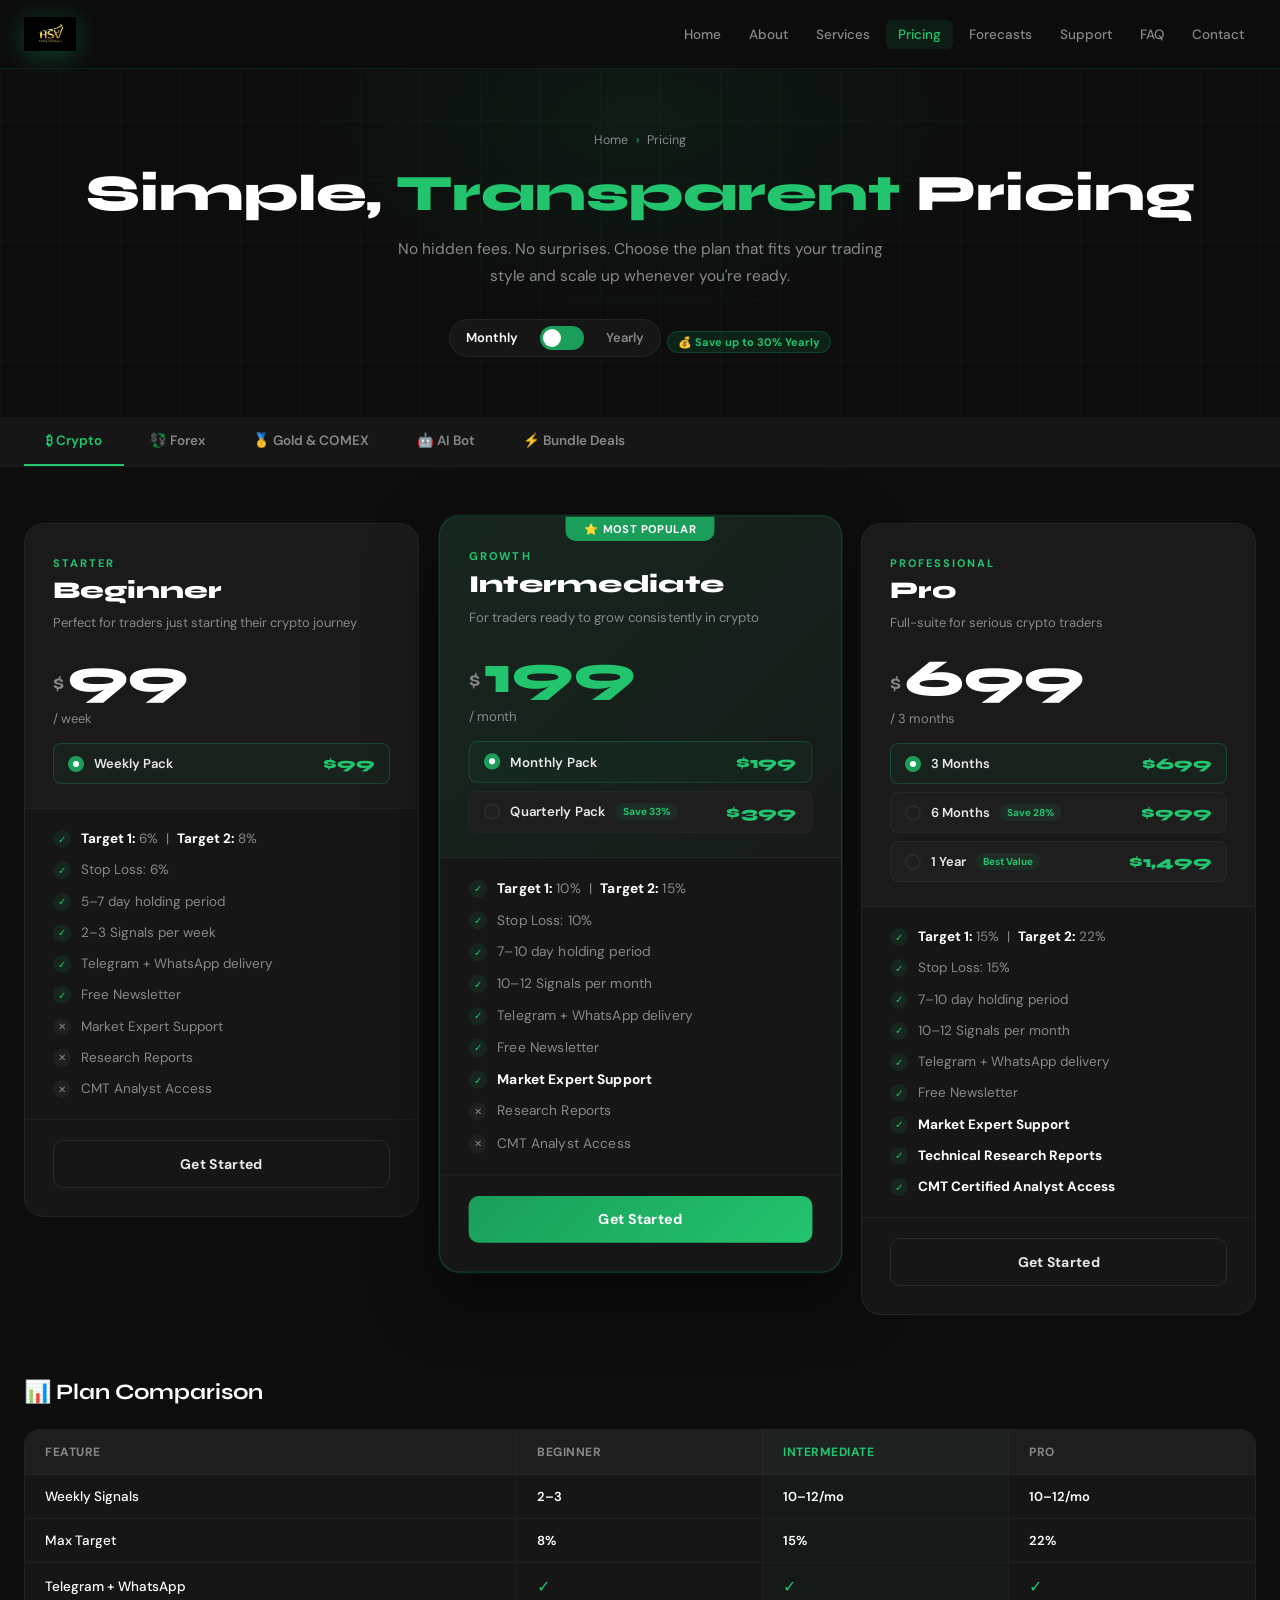
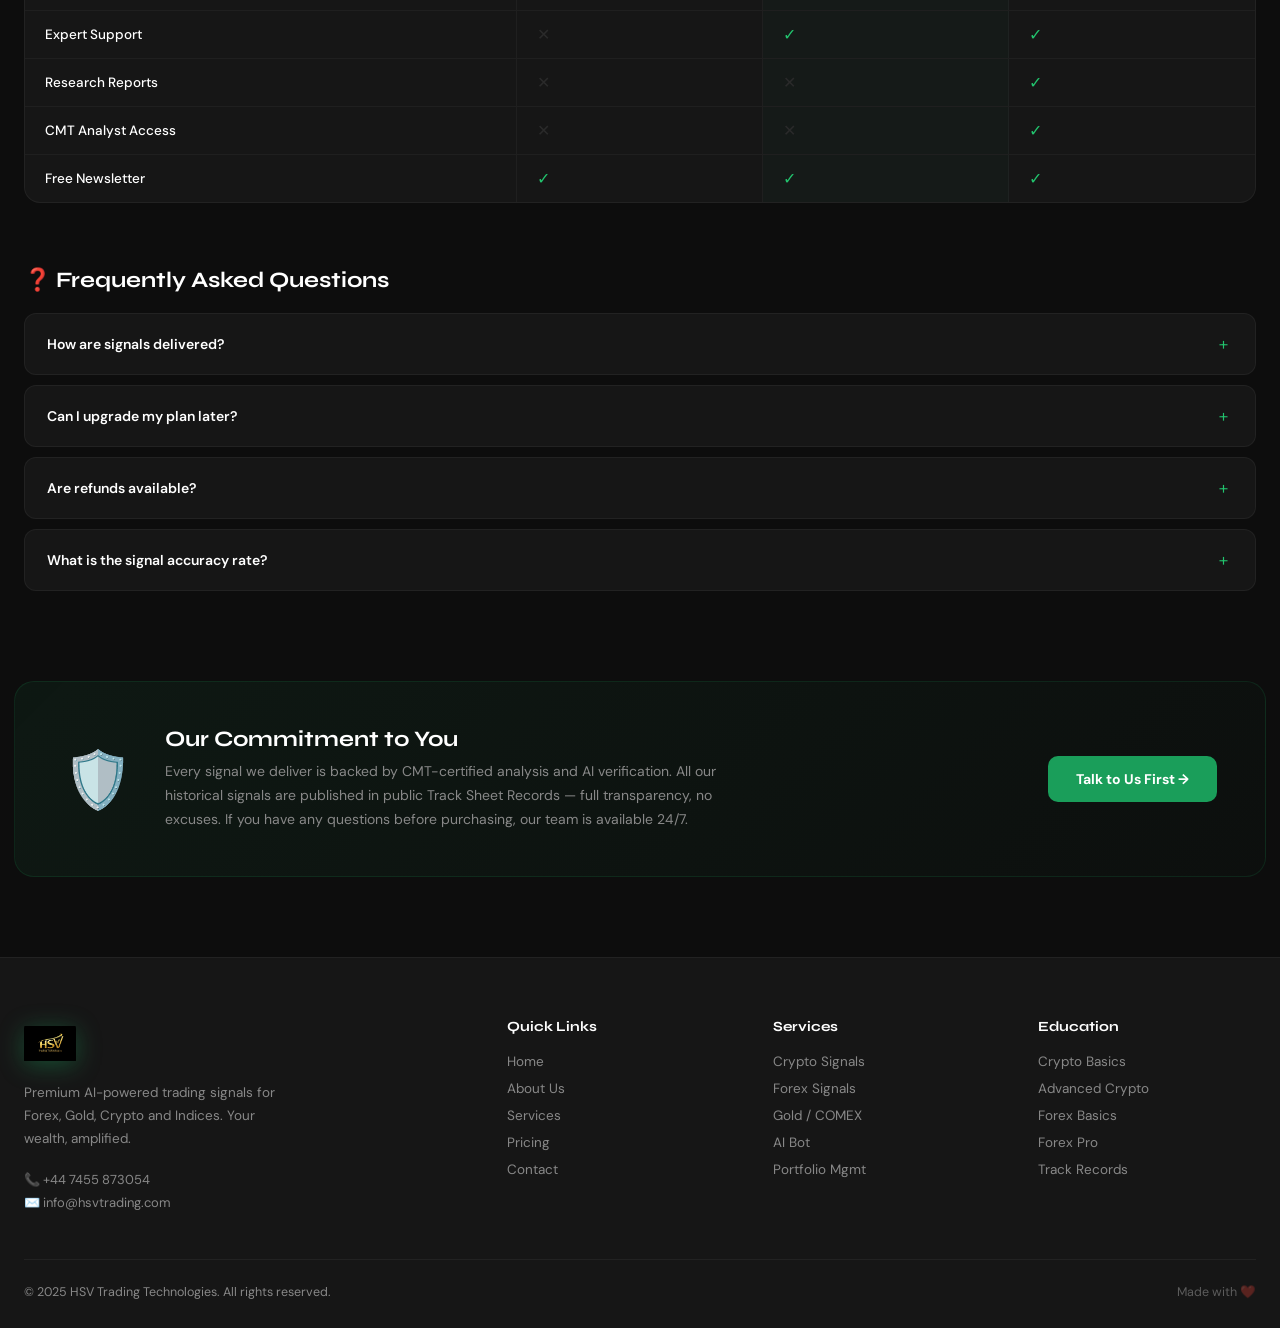
<file: pricing.html>
<!DOCTYPE html>
<html lang="en">
<head>
<meta charset="UTF-8">
<meta name="viewport" content="width=device-width, initial-scale=1.0">
<title>Pricing – HSV Trading Technologies</title>
<link href="https://fonts.googleapis.com/css2?family=Syne:wght@400;600;700;800&family=DM+Sans:wght@300;400;500&display=swap" rel="stylesheet">
<style>
  :root {
    --green: #1a9e5a;
    --green-light: #22c46e;
    --dark: #0d0d0d;
    --dark2: #161616;
    --dark3: #1e1e1e;
    --gray: #2a2a2a;
    --text: #e8e8e8;
    --text-muted: #888;
    --white: #ffffff;
    --red: #e05252;
    --gold: #f0b429;
  }

  * { margin: 0; padding: 0; box-sizing: border-box; }
  body { font-family: 'DM Sans', sans-serif; background: var(--dark); color: var(--text); overflow-x: hidden; }

  /* NAVBAR */
  header {
    position: fixed; top: 0; left: 0; right: 0; z-index: 1000;
    background: rgba(13,13,13,0.92); backdrop-filter: blur(12px);
    border-bottom: 1px solid rgba(26,158,90,0.15);
  }
  .navbar {
    max-width: 1300px; margin: 0 auto; padding: 0 24px;
    height: 68px; display: flex; align-items: center; justify-content: space-between;
  }
  .logo { display: flex; align-items: center; text-decoration: none; }
  .logo-icon {
    display: flex; align-items: center; justify-content: center;
    transition: transform 0.2s, filter 0.2s;
    filter: drop-shadow(0 4px 12px rgba(26,158,90,0.4));
  }
  .logo:hover .logo-icon { transform: scale(1.07); filter: drop-shadow(0 6px 18px rgba(34,196,110,0.55)); }
  nav.nav-links { display: flex; align-items: center; gap: 4px; }
  nav.nav-links a {
    text-decoration: none; color: var(--text-muted); font-size: 13.5px; font-weight: 500;
    padding: 6px 12px; border-radius: 6px; transition: all 0.2s;
  }
  nav.nav-links a:hover { color: var(--white); background: rgba(26,158,90,0.12); }
  nav.nav-links a.active { color: var(--green-light); background: rgba(26,158,90,0.12); }
  .mobile-menu { display: none; font-size: 24px; cursor: pointer; color: var(--text); }

  /* PAGE HERO */
  .page-hero {
    padding-top: 68px; background: var(--dark);
    position: relative; overflow: hidden;
  }
  .page-hero::before {
    content: ''; position: absolute; inset: 0;
    background-image: linear-gradient(rgba(26,158,90,0.05) 1px, transparent 1px), linear-gradient(90deg, rgba(26,158,90,0.05) 1px, transparent 1px);
    background-size: 60px 60px;
  }
  .page-hero::after {
    content: ''; position: absolute; top: -80px; left: 50%; transform: translateX(-50%);
    width: 700px; height: 400px;
    background: radial-gradient(ellipse, rgba(26,158,90,0.1) 0%, transparent 70%);
    pointer-events: none;
  }
  .page-hero-inner {
    max-width: 1300px; margin: 0 auto; padding: 60px 24px 52px;
    position: relative; z-index: 2; text-align: center;
  }
  .breadcrumb { display: inline-flex; align-items: center; gap: 8px; font-size: 12.5px; color: var(--text-muted); margin-bottom: 18px; }
  .breadcrumb a { color: var(--text-muted); text-decoration: none; transition: color 0.2s; }
  .breadcrumb a:hover { color: var(--green-light); }
  .breadcrumb .sep { color: var(--green-light); }
  .page-hero h1 { font-family: 'Syne', sans-serif; font-size: clamp(32px,4vw,52px); font-weight: 800; color: var(--white); margin-bottom: 14px; line-height: 1.1; }
  .page-hero h1 .highlight { color: var(--green-light); }
  .page-hero p { font-size: 15.5px; color: var(--text-muted); max-width: 520px; margin: 0 auto 28px; line-height: 1.75; }

  /* BILLING TOGGLE */
  .billing-toggle {
    display: inline-flex; align-items: center; gap: 14px;
    background: var(--dark2); border: 1px solid rgba(255,255,255,0.06);
    border-radius: 100px; padding: 6px 8px; margin-bottom: 8px;
  }
  .toggle-label { font-size: 13px; font-weight: 600; color: var(--text-muted); padding: 0 8px; cursor: pointer; transition: color 0.2s; }
  .toggle-label.active { color: var(--white); }
  .toggle-switch {
    width: 44px; height: 24px; background: var(--green); border-radius: 100px;
    position: relative; cursor: pointer; transition: background 0.3s; flex-shrink: 0;
  }
  .toggle-switch::after {
    content: ''; position: absolute; width: 18px; height: 18px;
    background: white; border-radius: 50%; top: 3px; left: 3px;
    transition: transform 0.3s;
  }
  .toggle-switch.yearly::after { transform: translateX(20px); }
  .save-badge {
    background: rgba(26,158,90,0.15); border: 1px solid rgba(26,158,90,0.25);
    color: var(--green-light); font-size: 11px; font-weight: 700;
    padding: 3px 10px; border-radius: 100px; margin-left: -4px;
  }

  /* CATEGORY TABS */
  .tabs-wrapper {
    background: var(--dark2); border-bottom: 1px solid rgba(26,158,90,0.1);
    position: sticky; top: 68px; z-index: 100;
  }
  .tabs-inner { max-width: 1300px; margin: 0 auto; padding: 0 24px; display: flex; gap: 4px; overflow-x: auto; scrollbar-width: none; }
  .tabs-inner::-webkit-scrollbar { display: none; }
  .tab-btn {
    padding: 15px 22px; font-size: 13.5px; font-weight: 600;
    color: var(--text-muted); background: none; border: none;
    border-bottom: 2px solid transparent; cursor: pointer;
    font-family: 'DM Sans', sans-serif; transition: all 0.2s; white-space: nowrap;
  }
  .tab-btn:hover { color: var(--white); }
  .tab-btn.active { color: var(--green-light); border-bottom-color: var(--green-light); }

  /* PRICING SECTIONS */
  .pricing-section { display: none; max-width: 1300px; margin: 0 auto; padding: 56px 24px 80px; }
  .pricing-section.active { display: block; }

  /* PLANS GRID */
  .plans-grid {
    display: grid;
    grid-template-columns: repeat(3, 1fr);
    gap: 24px;
    align-items: start;
  }

  /* PLAN CARD */
  .plan-card {
    background: var(--dark2);
    border: 1px solid rgba(255,255,255,0.06);
    border-radius: 20px;
    overflow: hidden;
    transition: all 0.3s;
    position: relative;
  }
  .plan-card:hover {
    border-color: rgba(26,158,90,0.2);
    transform: translateY(-6px);
    box-shadow: 0 24px 60px rgba(0,0,0,0.5);
  }
  .plan-card.featured {
    border-color: rgba(26,158,90,0.3);
    box-shadow: 0 0 0 1px rgba(26,158,90,0.15), 0 24px 60px rgba(0,0,0,0.5);
    transform: scale(1.02);
  }
  .plan-card.featured:hover { transform: scale(1.02) translateY(-6px); }

  .popular-badge {
    position: absolute; top: 0; left: 50%; transform: translateX(-50%);
    background: var(--green); color: #fff;
    font-size: 11px; font-weight: 700; padding: 5px 18px;
    border-radius: 0 0 10px 10px; letter-spacing: 0.5px; text-transform: uppercase;
    white-space: nowrap;
  }

  .plan-header {
    padding: 32px 28px 24px;
    background: rgba(255,255,255,0.015);
    border-bottom: 1px solid rgba(255,255,255,0.04);
  }
  .plan-card.featured .plan-header {
    background: linear-gradient(135deg, rgba(26,158,90,0.12), rgba(26,158,90,0.03));
  }

  .plan-tier { font-size: 11px; font-weight: 700; letter-spacing: 2px; color: var(--green-light); text-transform: uppercase; margin-bottom: 6px; }
  .plan-name { font-family: 'Syne', sans-serif; font-size: 24px; font-weight: 800; color: var(--white); margin-bottom: 8px; }
  .plan-tagline { font-size: 13px; color: var(--text-muted); line-height: 1.5; margin-bottom: 20px; }

  /* Price display */
  .price-block { display: flex; align-items: flex-end; gap: 4px; margin-bottom: 6px; }
  .price-currency { font-family: 'Syne', sans-serif; font-size: 20px; font-weight: 700; color: var(--text-muted); margin-bottom: 8px; }
  .price-amount { font-family: 'Syne', sans-serif; font-size: 52px; font-weight: 800; color: var(--white); line-height: 1; }
  .plan-card.featured .price-amount { color: var(--green-light); }
  .price-period { font-size: 13px; color: var(--text-muted); margin-bottom: 8px; }
  .price-original { font-size: 13px; color: var(--text-muted); text-decoration: line-through; margin-right: 6px; }
  .price-save { font-size: 12px; font-weight: 700; color: var(--green-light); background: rgba(26,158,90,0.1); padding: 2px 8px; border-radius: 100px; }

  /* Multi-price options */
  .price-options { display: flex; flex-direction: column; gap: 8px; margin-top: 16px; }
  .price-option {
    display: flex; justify-content: space-between; align-items: center;
    padding: 10px 14px; background: var(--dark3); border-radius: 8px;
    border: 1px solid rgba(255,255,255,0.04); cursor: pointer; transition: all 0.2s;
  }
  .price-option:hover, .price-option.selected {
    border-color: rgba(26,158,90,0.3); background: rgba(26,158,90,0.06);
  }
  .price-option.selected .po-radio { background: var(--green); border-color: var(--green); }
  .price-option.selected .po-radio::after { opacity: 1; }
  .po-left { display: flex; align-items: center; gap: 10px; }
  .po-radio {
    width: 16px; height: 16px; border-radius: 50%;
    border: 2px solid var(--gray); transition: all 0.2s; position: relative; flex-shrink: 0;
  }
  .po-radio::after {
    content: ''; position: absolute; width: 6px; height: 6px;
    background: white; border-radius: 50%; top: 3px; left: 3px; opacity: 0; transition: opacity 0.2s;
  }
  .po-label { font-size: 13px; font-weight: 600; color: var(--text); }
  .po-badge { font-size: 10px; font-weight: 700; color: var(--green-light); background: rgba(26,158,90,0.12); padding: 2px 7px; border-radius: 100px; }
  .po-price { font-family: 'Syne', sans-serif; font-size: 16px; font-weight: 800; color: var(--green-light); }

  /* Features */
  .plan-features { padding: 20px 28px; display: flex; flex-direction: column; gap: 11px; border-bottom: 1px solid rgba(255,255,255,0.04); }
  .feature-item { display: flex; align-items: flex-start; gap: 10px; font-size: 13.5px; color: var(--text-muted); line-height: 1.5; }
  .feature-item .check {
    width: 18px; height: 18px; min-width: 18px;
    background: rgba(26,158,90,0.12); border-radius: 50%;
    display: flex; align-items: center; justify-content: center;
    font-size: 10px; color: var(--green-light); margin-top: 1px;
  }
  .feature-item .cross {
    width: 18px; height: 18px; min-width: 18px;
    background: rgba(255,255,255,0.04); border-radius: 50%;
    display: flex; align-items: center; justify-content: center;
    font-size: 10px; color: var(--text-muted); margin-top: 1px;
  }
  .feature-item strong { color: var(--white); }
  .feature-divider { font-size: 11px; font-weight: 700; color: var(--text-muted); text-transform: uppercase; letter-spacing: 1px; padding-top: 4px; border-top: 1px solid rgba(255,255,255,0.04); margin-top: 4px; }

  /* CTA */
  .plan-cta { padding: 20px 28px 28px; }
  .btn-plan {
    width: 100%; padding: 14px; border-radius: 10px; border: none;
    font-size: 14px; font-weight: 700; cursor: pointer;
    font-family: 'DM Sans', sans-serif; transition: all 0.25s; letter-spacing: 0.3px;
  }
  .btn-primary-plan { background: var(--green); color: #fff; }
  .btn-primary-plan:hover { background: var(--green-light); transform: translateY(-2px); box-shadow: 0 8px 24px rgba(26,158,90,0.35); }
  .btn-outline-plan { background: transparent; color: var(--text); border: 1px solid var(--gray); }
  .btn-outline-plan:hover { border-color: var(--green); color: var(--green-light); }
  .btn-featured-plan { background: linear-gradient(135deg, var(--green), var(--green-light)); color: #fff; }
  .btn-featured-plan:hover { transform: translateY(-2px); box-shadow: 0 10px 30px rgba(26,158,90,0.45); }

  /* COMPARISON TABLE */
  .compare-section { margin-top: 64px; }
  .compare-title { font-family: 'Syne', sans-serif; font-size: 22px; font-weight: 700; color: var(--white); margin-bottom: 24px; }
  .compare-table {
    background: var(--dark2); border: 1px solid rgba(255,255,255,0.05);
    border-radius: 16px; overflow: hidden; width: 100%;
  }
  .ct-row {
    display: grid; grid-template-columns: 2fr 1fr 1fr 1fr;
    gap: 0; border-bottom: 1px solid rgba(255,255,255,0.04);
    transition: background 0.2s;
  }
  .ct-row:last-child { border-bottom: none; }
  .ct-row:hover:not(.ct-header) { background: rgba(26,158,90,0.03); }
  .ct-row.ct-header { background: var(--dark3); }
  .ct-row.ct-header .ct-cell { font-size: 12px; font-weight: 700; color: var(--text-muted); text-transform: uppercase; letter-spacing: 0.5px; padding: 14px 20px; }
  .ct-row.ct-header .ct-cell.featured-col { color: var(--green-light); }
  .ct-cell { padding: 13px 20px; font-size: 13.5px; color: var(--text-muted); display: flex; align-items: center; }
  .ct-cell:not(:last-child) { border-right: 1px solid rgba(255,255,255,0.04); }
  .ct-cell.feature-name { color: var(--white); font-weight: 500; }
  .ct-cell.featured-col { background: rgba(26,158,90,0.03); }
  .ct-yes { color: var(--green-light); font-size: 16px; }
  .ct-no { color: var(--gray); font-size: 16px; }
  .ct-val { color: var(--white); font-weight: 600; font-size: 13px; }

  /* FAQ MINI */
  .faq-section { margin-top: 64px; }
  .faq-title { font-family: 'Syne', sans-serif; font-size: 22px; font-weight: 700; color: var(--white); margin-bottom: 20px; }
  .faq-item {
    background: var(--dark2); border: 1px solid rgba(255,255,255,0.05);
    border-radius: 12px; margin-bottom: 10px; overflow: hidden;
  }
  .faq-q {
    padding: 18px 22px; display: flex; justify-content: space-between; align-items: center;
    cursor: pointer; transition: background 0.2s; font-size: 14px; font-weight: 600; color: var(--white);
  }
  .faq-q:hover { background: rgba(26,158,90,0.05); }
  .faq-icon { color: var(--green-light); font-size: 18px; transition: transform 0.3s; font-weight: 300; min-width: 20px; text-align: center; }
  .faq-a { padding: 0 22px; max-height: 0; overflow: hidden; transition: all 0.35s ease; font-size: 13.5px; color: var(--text-muted); line-height: 1.7; }
  .faq-item.open .faq-a { padding: 0 22px 18px; max-height: 200px; }
  .faq-item.open .faq-icon { transform: rotate(45deg); }

  /* GUARANTEE BANNER */
  .guarantee-banner {
    background: linear-gradient(135deg, rgba(26,158,90,0.08), rgba(26,158,90,0.02));
    border: 1px solid rgba(26,158,90,0.15); border-radius: 20px;
    padding: 44px 48px; display: flex; align-items: center; gap: 32px;
    margin: 0 24px 80px; max-width: 1252px; margin-left: auto; margin-right: auto;
    flex-wrap: wrap;
  }
  .guarantee-icon { font-size: 56px; flex-shrink: 0; }
  .guarantee-text h3 { font-family: 'Syne', sans-serif; font-size: 22px; font-weight: 700; color: var(--white); margin-bottom: 8px; }
  .guarantee-text p { font-size: 14px; color: var(--text-muted); line-height: 1.7; max-width: 600px; }
  .guarantee-cta { margin-left: auto; flex-shrink: 0; }
  .btn-guarantee {
    background: var(--green); color: #fff; border: none;
    padding: 14px 28px; border-radius: 10px; font-size: 14px; font-weight: 700;
    cursor: pointer; font-family: 'DM Sans', sans-serif; transition: all 0.25s;
    text-decoration: none; display: inline-block; white-space: nowrap;
  }
  .btn-guarantee:hover { background: var(--green-light); transform: translateY(-2px); box-shadow: 0 8px 24px rgba(26,158,90,0.35); }

  /* FOOTER */
  footer { background: var(--dark2); border-top: 1px solid rgba(255,255,255,0.05); padding: 60px 24px 28px; }
  .footer-inner { max-width: 1300px; margin: 0 auto; display: grid; grid-template-columns: 2fr 1fr 1fr 1fr; gap: 48px; margin-bottom: 48px; }
  .footer-brand p { font-size: 13.5px; color: var(--text-muted); line-height: 1.7; margin: 12px 0 20px; max-width: 260px; }
  .contact-info { display: flex; flex-direction: column; gap: 6px; }
  .contact-info a { color: var(--text-muted); text-decoration: none; font-size: 13px; transition: color 0.2s; }
  .contact-info a:hover { color: var(--green-light); }
  .footer-col h4 { font-family: 'Syne', sans-serif; font-weight: 700; font-size: 14px; color: var(--white); margin-bottom: 18px; }
  .footer-col a { display: block; text-decoration: none; color: var(--text-muted); font-size: 13.5px; margin-bottom: 10px; transition: color 0.2s; }
  .footer-col a:hover { color: var(--green-light); }
  .footer-bottom { max-width: 1300px; margin: 0 auto; padding-top: 24px; border-top: 1px solid rgba(255,255,255,0.05); display: flex; justify-content: space-between; align-items: center; font-size: 12.5px; color: var(--text-muted); }

  /* PULSE */
  @keyframes pulse { 0%,100%{opacity:1;transform:scale(1)} 50%{opacity:.5;transform:scale(.8)} }

  /* MOBILE */
  @media (max-width: 1000px) {
    .plans-grid { grid-template-columns: 1fr 1fr; }
    .plan-card.featured { transform: none; }
    .plan-card.featured:hover { transform: translateY(-6px); }
    .ct-row { grid-template-columns: 2fr 1fr 1fr; }
    .ct-row .ct-cell:last-child { display: none; }
    .footer-inner { grid-template-columns: 1fr 1fr; }
  }
  @media (max-width: 700px) {
    .plans-grid { grid-template-columns: 1fr; }
    nav.nav-links { display: none; }
    nav.nav-links.open { display: flex; flex-direction: column; position: absolute; top: 68px; left: 0; right: 0; background: var(--dark2); padding: 20px; gap: 8px; border-bottom: 1px solid var(--gray); }
    .mobile-menu { display: block; }
    .ct-row { grid-template-columns: 1.5fr 1fr 1fr; }
    .guarantee-banner { flex-direction: column; padding: 32px 24px; }
    .guarantee-cta { margin-left: 0; width: 100%; }
    .btn-guarantee { width: 100%; text-align: center; }
    .footer-inner { grid-template-columns: 1fr; }
  }
</style>
</head>
<body>

<!-- NAVBAR -->
<header>
  <div class="navbar">
    <a href="index.html" class="logo">
      <div class="logo-icon">
        <img src="images/logo.png" alt="HSV Trading Logo" width="52" height="52" style="border-radius:10px;object-fit:contain;">
      </div>
    </a>
    <div class="mobile-menu" onclick="toggleMenu()">☰</div>
    <nav class="nav-links" id="navLinks">
      <a href="index.html">Home</a>
      <a href="about.html">About</a>
      <a href="services.html">Services</a>
      <a href="pricing.html" class="active">Pricing</a>
      <a href="forecasts.html">Forecasts</a>
      <a href="support.html">Support</a>
      <a href="faq.html">FAQ</a>
      <a href="contact.html">Contact</a>
    </nav>
  </div>
</header>

<!-- PAGE HERO -->
<div class="page-hero">
  <div class="page-hero-inner">
    <div class="breadcrumb">
      <a href="index.html">Home</a><span class="sep">›</span><span>Pricing</span>
    </div>
    <h1>Simple, <span class="highlight">Transparent</span> Pricing</h1>
    <p>No hidden fees. No surprises. Choose the plan that fits your trading style and scale up whenever you're ready.</p>

    <!-- Billing Toggle -->
    <div style="display:flex;align-items:center;justify-content:center;gap:10px;flex-wrap:wrap;">
      <div class="billing-toggle">
        <span class="toggle-label active" id="lbl-monthly" onclick="setBilling('monthly')">Monthly</span>
        <div class="toggle-switch" id="billingToggle" onclick="toggleBilling()"></div>
        <span class="toggle-label" id="lbl-yearly" onclick="setBilling('yearly')">Yearly</span>
      </div>
      <span class="save-badge">💰 Save up to 30% Yearly</span>
    </div>
  </div>
</div>

<!-- TABS -->
<div class="tabs-wrapper">
  <div class="tabs-inner">
    <button class="tab-btn active" onclick="switchTab('crypto',this)">₿ Crypto</button>
    <button class="tab-btn" onclick="switchTab('forex',this)">💱 Forex</button>
    <button class="tab-btn" onclick="switchTab('gold',this)">🥇 Gold & COMEX</button>
    <button class="tab-btn" onclick="switchTab('bot',this)">🤖 AI Bot</button>
    <button class="tab-btn" onclick="switchTab('bundle',this)">⚡ Bundle Deals</button>
  </div>
</div>


<!-- ============ CRYPTO ============ -->
<div class="pricing-section active" id="tab-crypto">
  <div class="plans-grid">

    <!-- Beginner -->
    <div class="plan-card">
      <div class="plan-header">
        <div class="plan-tier">Starter</div>
        <div class="plan-name">Beginner</div>
        <div class="plan-tagline">Perfect for traders just starting their crypto journey</div>
        <div class="price-block">
          <span class="price-currency">$</span>
          <span class="price-amount billing-price" data-monthly="99" data-yearly="69">99</span>
        </div>
        <div class="price-period billing-period" data-monthly="/ week" data-yearly="/ week (billed yearly)">/ week</div>
        <div class="price-options">
          <div class="price-option selected" onclick="selectOption(this)">
            <div class="po-left"><div class="po-radio"></div><span class="po-label">Weekly Pack</span></div>
            <span class="po-price billing-opt" data-monthly="$99" data-yearly="$69">$99</span>
          </div>
        </div>
      </div>
      <div class="plan-features">
        <div class="feature-item"><div class="check">✓</div><span><strong>Target 1:</strong> 6% &nbsp;|&nbsp; <strong>Target 2:</strong> 8%</span></div>
        <div class="feature-item"><div class="check">✓</div><span>Stop Loss: 6%</span></div>
        <div class="feature-item"><div class="check">✓</div><span>5–7 day holding period</span></div>
        <div class="feature-item"><div class="check">✓</div><span>2–3 Signals per week</span></div>
        <div class="feature-item"><div class="check">✓</div><span>Telegram + WhatsApp delivery</span></div>
        <div class="feature-item"><div class="check">✓</div><span>Free Newsletter</span></div>
        <div class="feature-item"><div class="cross">✕</div><span>Market Expert Support</span></div>
        <div class="feature-item"><div class="cross">✕</div><span>Research Reports</span></div>
        <div class="feature-item"><div class="cross">✕</div><span>CMT Analyst Access</span></div>
      </div>
      <div class="plan-cta"><button class="btn-plan btn-outline-plan">Get Started</button></div>
    </div>

    <!-- Intermediate (Featured) -->
    <div class="plan-card featured">
      <div class="popular-badge">⭐ Most Popular</div>
      <div class="plan-header">
        <div class="plan-tier">Growth</div>
        <div class="plan-name">Intermediate</div>
        <div class="plan-tagline">For traders ready to grow consistently in crypto</div>
        <div class="price-block">
          <span class="price-currency">$</span>
          <span class="price-amount billing-price" data-monthly="199" data-yearly="149">199</span>
        </div>
        <div class="price-period billing-period" data-monthly="/ month" data-yearly="/ month (billed yearly)">/ month</div>
        <div class="price-options">
          <div class="price-option selected" onclick="selectOption(this)">
            <div class="po-left"><div class="po-radio"></div><span class="po-label">Monthly Pack</span></div>
            <span class="po-price billing-opt" data-monthly="$199" data-yearly="$149">$199</span>
          </div>
          <div class="price-option" onclick="selectOption(this)">
            <div class="po-left"><div class="po-radio"></div><span class="po-label">Quarterly Pack</span><span class="po-badge">Save 33%</span></div>
            <span class="po-price billing-opt" data-monthly="$399" data-yearly="$299">$399</span>
          </div>
        </div>
      </div>
      <div class="plan-features">
        <div class="feature-item"><div class="check">✓</div><span><strong>Target 1:</strong> 10% &nbsp;|&nbsp; <strong>Target 2:</strong> 15%</span></div>
        <div class="feature-item"><div class="check">✓</div><span>Stop Loss: 10%</span></div>
        <div class="feature-item"><div class="check">✓</div><span>7–10 day holding period</span></div>
        <div class="feature-item"><div class="check">✓</div><span>10–12 Signals per month</span></div>
        <div class="feature-item"><div class="check">✓</div><span>Telegram + WhatsApp delivery</span></div>
        <div class="feature-item"><div class="check">✓</div><span>Free Newsletter</span></div>
        <div class="feature-item"><div class="check">✓</div><span><strong>Market Expert Support</strong></span></div>
        <div class="feature-item"><div class="cross">✕</div><span>Research Reports</span></div>
        <div class="feature-item"><div class="cross">✕</div><span>CMT Analyst Access</span></div>
      </div>
      <div class="plan-cta"><button class="btn-plan btn-featured-plan">Get Started</button></div>
    </div>

    <!-- Pro -->
    <div class="plan-card">
      <div class="plan-header">
        <div class="plan-tier">Professional</div>
        <div class="plan-name">Pro</div>
        <div class="plan-tagline">Full-suite for serious crypto traders</div>
        <div class="price-block">
          <span class="price-currency">$</span>
          <span class="price-amount billing-price" data-monthly="699" data-yearly="499">699</span>
        </div>
        <div class="price-period billing-period" data-monthly="/ 3 months" data-yearly="/ 3 months (billed yearly)">/ 3 months</div>
        <div class="price-options">
          <div class="price-option selected" onclick="selectOption(this)">
            <div class="po-left"><div class="po-radio"></div><span class="po-label">3 Months</span></div>
            <span class="po-price billing-opt" data-monthly="$699" data-yearly="$499">$699</span>
          </div>
          <div class="price-option" onclick="selectOption(this)">
            <div class="po-left"><div class="po-radio"></div><span class="po-label">6 Months</span><span class="po-badge">Save 28%</span></div>
            <span class="po-price billing-opt" data-monthly="$999" data-yearly="$749">$999</span>
          </div>
          <div class="price-option" onclick="selectOption(this)">
            <div class="po-left"><div class="po-radio"></div><span class="po-label">1 Year</span><span class="po-badge">Best Value</span></div>
            <span class="po-price billing-opt" data-monthly="$1,499" data-yearly="$1,099">$1,499</span>
          </div>
        </div>
      </div>
      <div class="plan-features">
        <div class="feature-item"><div class="check">✓</div><span><strong>Target 1:</strong> 15% &nbsp;|&nbsp; <strong>Target 2:</strong> 22%</span></div>
        <div class="feature-item"><div class="check">✓</div><span>Stop Loss: 15%</span></div>
        <div class="feature-item"><div class="check">✓</div><span>7–10 day holding period</span></div>
        <div class="feature-item"><div class="check">✓</div><span>10–12 Signals per month</span></div>
        <div class="feature-item"><div class="check">✓</div><span>Telegram + WhatsApp delivery</span></div>
        <div class="feature-item"><div class="check">✓</div><span>Free Newsletter</span></div>
        <div class="feature-item"><div class="check">✓</div><span><strong>Market Expert Support</strong></span></div>
        <div class="feature-item"><div class="check">✓</div><span><strong>Technical Research Reports</strong></span></div>
        <div class="feature-item"><div class="check">✓</div><span><strong>CMT Certified Analyst Access</strong></span></div>
      </div>
      <div class="plan-cta"><button class="btn-plan btn-outline-plan">Get Started</button></div>
    </div>

  </div>

  <!-- Comparison Table -->
  <div class="compare-section">
    <div class="compare-title">📊 Plan Comparison</div>
    <div class="compare-table">
      <div class="ct-row ct-header">
        <div class="ct-cell">Feature</div>
        <div class="ct-cell">Beginner</div>
        <div class="ct-cell featured-col">Intermediate</div>
        <div class="ct-cell">Pro</div>
      </div>
      <div class="ct-row"><div class="ct-cell feature-name">Weekly Signals</div><div class="ct-cell"><span class="ct-val">2–3</span></div><div class="ct-cell featured-col"><span class="ct-val">10–12/mo</span></div><div class="ct-cell"><span class="ct-val">10–12/mo</span></div></div>
      <div class="ct-row"><div class="ct-cell feature-name">Max Target</div><div class="ct-cell"><span class="ct-val">8%</span></div><div class="ct-cell featured-col"><span class="ct-val">15%</span></div><div class="ct-cell"><span class="ct-val">22%</span></div></div>
      <div class="ct-row"><div class="ct-cell feature-name">Telegram + WhatsApp</div><div class="ct-cell"><span class="ct-yes">✓</span></div><div class="ct-cell featured-col"><span class="ct-yes">✓</span></div><div class="ct-cell"><span class="ct-yes">✓</span></div></div>
      <div class="ct-row"><div class="ct-cell feature-name">Expert Support</div><div class="ct-cell"><span class="ct-no">✕</span></div><div class="ct-cell featured-col"><span class="ct-yes">✓</span></div><div class="ct-cell"><span class="ct-yes">✓</span></div></div>
      <div class="ct-row"><div class="ct-cell feature-name">Research Reports</div><div class="ct-cell"><span class="ct-no">✕</span></div><div class="ct-cell featured-col"><span class="ct-no">✕</span></div><div class="ct-cell"><span class="ct-yes">✓</span></div></div>
      <div class="ct-row"><div class="ct-cell feature-name">CMT Analyst Access</div><div class="ct-cell"><span class="ct-no">✕</span></div><div class="ct-cell featured-col"><span class="ct-no">✕</span></div><div class="ct-cell"><span class="ct-yes">✓</span></div></div>
      <div class="ct-row"><div class="ct-cell feature-name">Free Newsletter</div><div class="ct-cell"><span class="ct-yes">✓</span></div><div class="ct-cell featured-col"><span class="ct-yes">✓</span></div><div class="ct-cell"><span class="ct-yes">✓</span></div></div>
    </div>
  </div>

  <!-- FAQ -->
  <div class="faq-section">
    <div class="faq-title">❓ Frequently Asked Questions</div>
    <div class="faq-item"><div class="faq-q" onclick="toggleFaq(this)"><span>How are signals delivered?</span><span class="faq-icon">+</span></div><div class="faq-a">All signals are delivered instantly via Telegram and WhatsApp. You'll receive entry price, target levels (TP1 & TP2), and stop-loss with every signal — no ambiguity.</div></div>
    <div class="faq-item"><div class="faq-q" onclick="toggleFaq(this)"><span>Can I upgrade my plan later?</span><span class="faq-icon">+</span></div><div class="faq-a">Yes, you can upgrade to a higher plan at any time. The remaining value of your current plan will be credited towards the new one. Contact our support team to arrange the upgrade.</div></div>
    <div class="faq-item"><div class="faq-q" onclick="toggleFaq(this)"><span>Are refunds available?</span><span class="faq-icon">+</span></div><div class="faq-a">All consulting fees are non-refundable as per our policy. We strongly recommend starting with a shorter plan to test our signals before committing to a longer duration.</div></div>
    <div class="faq-item"><div class="faq-q" onclick="toggleFaq(this)"><span>What is the signal accuracy rate?</span><span class="faq-icon">+</span></div><div class="faq-a">Our AI-powered system combined with CMT analyst review delivers up to 99.4% accuracy. All historical signals are documented in our public Track Sheet Records available on the website.</div></div>
  </div>
</div>


<!-- ============ FOREX ============ -->
<div class="pricing-section" id="tab-forex">
  <div class="plans-grid">
    <div class="plan-card">
      <div class="plan-header">
        <div class="plan-tier">Starter</div>
        <div class="plan-name">Beginner Forex</div>
        <div class="plan-tagline">Essential Forex signals for new traders</div>
        <div class="price-block"><span class="price-currency">$</span><span class="price-amount billing-price" data-monthly="89" data-yearly="62">89</span></div>
        <div class="price-period billing-period" data-monthly="/ week" data-yearly="/ week (billed yearly)">/ week</div>
        <div class="price-options">
          <div class="price-option selected" onclick="selectOption(this)"><div class="po-left"><div class="po-radio"></div><span class="po-label">Weekly Pack</span></div><span class="po-price billing-opt" data-monthly="$89" data-yearly="$62">$89</span></div>
          <div class="price-option" onclick="selectOption(this)"><div class="po-left"><div class="po-radio"></div><span class="po-label">Monthly Pack</span><span class="po-badge">Save 20%</span></div><span class="po-price billing-opt" data-monthly="$249" data-yearly="$179">$249</span></div>
        </div>
      </div>
      <div class="plan-features">
        <div class="feature-item"><div class="check">✓</div><span>Target: <strong>30–50 pips</strong> | SL: 25 pips</span></div>
        <div class="feature-item"><div class="check">✓</div><span>3–5 Forex signals per week</span></div>
        <div class="feature-item"><div class="check">✓</div><span>Major pairs only (EUR, GBP, USD)</span></div>
        <div class="feature-item"><div class="check">✓</div><span>Telegram + WhatsApp delivery</span></div>
        <div class="feature-item"><div class="check">✓</div><span>Free Newsletter</span></div>
        <div class="feature-item"><div class="cross">✕</div><span>Expert Support</span></div>
        <div class="feature-item"><div class="cross">✕</div><span>Gold / COMEX signals</span></div>
      </div>
      <div class="plan-cta"><button class="btn-plan btn-outline-plan">Get Started</button></div>
    </div>

    <div class="plan-card featured">
      <div class="popular-badge">⭐ Most Popular</div>
      <div class="plan-header">
        <div class="plan-tier">Growth</div>
        <div class="plan-name">Intermediate Forex</div>
        <div class="plan-tagline">Multi-pair signals with expert analysis</div>
        <div class="price-block"><span class="price-currency">$</span><span class="price-amount billing-price" data-monthly="199" data-yearly="139">199</span></div>
        <div class="price-period billing-period" data-monthly="/ month" data-yearly="/ month (billed yearly)">/ month</div>
        <div class="price-options">
          <div class="price-option selected" onclick="selectOption(this)"><div class="po-left"><div class="po-radio"></div><span class="po-label">Monthly Pack</span></div><span class="po-price billing-opt" data-monthly="$199" data-yearly="$139">$199</span></div>
          <div class="price-option" onclick="selectOption(this)"><div class="po-left"><div class="po-radio"></div><span class="po-label">Quarterly Pack</span><span class="po-badge">Save 25%</span></div><span class="po-price billing-opt" data-monthly="$449" data-yearly="$329">$449</span></div>
        </div>
      </div>
      <div class="plan-features">
        <div class="feature-item"><div class="check">✓</div><span>Target: <strong>50–80 pips</strong> | SL: 35 pips</span></div>
        <div class="feature-item"><div class="check">✓</div><span>10–15 signals per month</span></div>
        <div class="feature-item"><div class="check">✓</div><span>Majors + Minors + XAU/USD</span></div>
        <div class="feature-item"><div class="check">✓</div><span>Telegram + WhatsApp delivery</span></div>
        <div class="feature-item"><div class="check">✓</div><span>Free Newsletter</span></div>
        <div class="feature-item"><div class="check">✓</div><span><strong>Market Expert Support</strong></span></div>
        <div class="feature-item"><div class="cross">✕</div><span>Research Reports</span></div>
      </div>
      <div class="plan-cta"><button class="btn-plan btn-featured-plan">Get Started</button></div>
    </div>

    <div class="plan-card">
      <div class="plan-header">
        <div class="plan-tier">Professional</div>
        <div class="plan-name">Pro Forex</div>
        <div class="plan-tagline">AI-backed full-access Forex intelligence</div>
        <div class="price-block"><span class="price-currency">$</span><span class="price-amount billing-price" data-monthly="599" data-yearly="419">599</span></div>
        <div class="price-period billing-period" data-monthly="/ 3 months" data-yearly="/ 3 months (billed yearly)">/ 3 months</div>
        <div class="price-options">
          <div class="price-option selected" onclick="selectOption(this)"><div class="po-left"><div class="po-radio"></div><span class="po-label">3 Months</span></div><span class="po-price billing-opt" data-monthly="$599" data-yearly="$419">$599</span></div>
          <div class="price-option" onclick="selectOption(this)"><div class="po-left"><div class="po-radio"></div><span class="po-label">6 Months</span><span class="po-badge">Save 30%</span></div><span class="po-price billing-opt" data-monthly="$999" data-yearly="$699">$999</span></div>
          <div class="price-option" onclick="selectOption(this)"><div class="po-left"><div class="po-radio"></div><span class="po-label">1 Year</span><span class="po-badge">Best Value</span></div><span class="po-price billing-opt" data-monthly="$1,499" data-yearly="$1,049">$1,499</span></div>
        </div>
      </div>
      <div class="plan-features">
        <div class="feature-item"><div class="check">✓</div><span>Target: <strong>80–150 pips</strong> | SL: 50 pips</span></div>
        <div class="feature-item"><div class="check">✓</div><span>20+ signals per month</span></div>
        <div class="feature-item"><div class="check">✓</div><span>All pairs + Commodities + Indices</span></div>
        <div class="feature-item"><div class="check">✓</div><span>Telegram + WhatsApp delivery</span></div>
        <div class="feature-item"><div class="check">✓</div><span>Free Newsletter</span></div>
        <div class="feature-item"><div class="check">✓</div><span><strong>Market Expert Support</strong></span></div>
        <div class="feature-item"><div class="check">✓</div><span><strong>Detailed Research Reports</strong></span></div>
        <div class="feature-item"><div class="check">✓</div><span><strong>CMT Certified Analyst</strong></span></div>
      </div>
      <div class="plan-cta"><button class="btn-plan btn-outline-plan">Get Started</button></div>
    </div>
  </div>
</div>


<!-- ============ GOLD ============ -->
<div class="pricing-section" id="tab-gold">
  <div class="plans-grid">
    <div class="plan-card">
      <div class="plan-header">
        <div class="plan-tier">Starter</div>
        <div class="plan-name">Gold Basic</div>
        <div class="plan-tagline">Simple gold signals for commodity beginners</div>
        <div class="price-block"><span class="price-currency">$</span><span class="price-amount billing-price" data-monthly="109" data-yearly="76">109</span></div>
        <div class="price-period billing-period" data-monthly="/ week" data-yearly="/ week (billed yearly)">/ week</div>
        <div class="price-options">
          <div class="price-option selected" onclick="selectOption(this)"><div class="po-left"><div class="po-radio"></div><span class="po-label">Weekly Pack</span></div><span class="po-price billing-opt" data-monthly="$109" data-yearly="$76">$109</span></div>
          <div class="price-option" onclick="selectOption(this)"><div class="po-left"><div class="po-radio"></div><span class="po-label">Monthly Pack</span><span class="po-badge">Save 20%</span></div><span class="po-price billing-opt" data-monthly="$299" data-yearly="$209">$299</span></div>
        </div>
      </div>
      <div class="plan-features">
        <div class="feature-item"><div class="check">✓</div><span>XAU/USD — Gold Spot signals</span></div>
        <div class="feature-item"><div class="check">✓</div><span>Target: <strong>$20–$40</strong> | SL: $15</span></div>
        <div class="feature-item"><div class="check">✓</div><span>3–4 Gold signals per week</span></div>
        <div class="feature-item"><div class="check">✓</div><span>Telegram + WhatsApp delivery</span></div>
        <div class="feature-item"><div class="check">✓</div><span>Free Newsletter</span></div>
        <div class="feature-item"><div class="cross">✕</div><span>Silver / Oil signals</span></div>
        <div class="feature-item"><div class="cross">✕</div><span>Expert Support</span></div>
      </div>
      <div class="plan-cta"><button class="btn-plan btn-outline-plan">Get Started</button></div>
    </div>

    <div class="plan-card featured">
      <div class="popular-badge">⭐ Best Seller</div>
      <div class="plan-header">
        <div class="plan-tier">Growth</div>
        <div class="plan-name">Gold Pro</div>
        <div class="plan-tagline">Full COMEX coverage — Gold, Silver & Oil</div>
        <div class="price-block"><span class="price-currency">$</span><span class="price-amount billing-price" data-monthly="249" data-yearly="174">249</span></div>
        <div class="price-period billing-period" data-monthly="/ month" data-yearly="/ month (billed yearly)">/ month</div>
        <div class="price-options">
          <div class="price-option selected" onclick="selectOption(this)"><div class="po-left"><div class="po-radio"></div><span class="po-label">Monthly Pack</span></div><span class="po-price billing-opt" data-monthly="$249" data-yearly="$174">$249</span></div>
          <div class="price-option" onclick="selectOption(this)"><div class="po-left"><div class="po-radio"></div><span class="po-label">Quarterly Pack</span><span class="po-badge">Save 27%</span></div><span class="po-price billing-opt" data-monthly="$549" data-yearly="$399">$549</span></div>
          <div class="price-option" onclick="selectOption(this)"><div class="po-left"><div class="po-radio"></div><span class="po-label">1 Year</span><span class="po-badge">Best Value</span></div><span class="po-price billing-opt" data-monthly="$1,799" data-yearly="$1,299">$1,799</span></div>
        </div>
      </div>
      <div class="plan-features">
        <div class="feature-item"><div class="check">✓</div><span>XAU, XAG, WTI Crude signals</span></div>
        <div class="feature-item"><div class="check">✓</div><span>Target: <strong>$40–$80</strong> | SL: $25</span></div>
        <div class="feature-item"><div class="check">✓</div><span>8–12 COMEX signals per month</span></div>
        <div class="feature-item"><div class="check">✓</div><span>Telegram + WhatsApp delivery</span></div>
        <div class="feature-item"><div class="check">✓</div><span>Free Newsletter</span></div>
        <div class="feature-item"><div class="check">✓</div><span><strong>Market Expert Support</strong></span></div>
        <div class="feature-item"><div class="check">✓</div><span><strong>CMT Analyst Coverage</strong></span></div>
        <div class="feature-item"><div class="check">✓</div><span><strong>Research Reports on Metals</strong></span></div>
      </div>
      <div class="plan-cta"><button class="btn-plan btn-featured-plan">Get Started</button></div>
    </div>

    <div class="plan-card">
      <div class="plan-header">
        <div class="plan-tier">Elite</div>
        <div class="plan-name">COMEX Elite</div>
        <div class="plan-tagline">Institutional-grade COMEX intelligence</div>
        <div class="price-block"><span class="price-currency">$</span><span class="price-amount billing-price" data-monthly="799" data-yearly="559">799</span></div>
        <div class="price-period billing-period" data-monthly="/ 3 months" data-yearly="/ 3 months (billed yearly)">/ 3 months</div>
        <div class="price-options">
          <div class="price-option selected" onclick="selectOption(this)"><div class="po-left"><div class="po-radio"></div><span class="po-label">3 Months</span></div><span class="po-price billing-opt" data-monthly="$799" data-yearly="$559">$799</span></div>
          <div class="price-option" onclick="selectOption(this)"><div class="po-left"><div class="po-radio"></div><span class="po-label">6 Months</span><span class="po-badge">Save 25%</span></div><span class="po-price billing-opt" data-monthly="$1,299" data-yearly="$949">$1,299</span></div>
          <div class="price-option" onclick="selectOption(this)"><div class="po-left"><div class="po-radio"></div><span class="po-label">1 Year</span><span class="po-badge">Best Value</span></div><span class="po-price billing-opt" data-monthly="$2,199" data-yearly="$1,549">$2,199</span></div>
        </div>
      </div>
      <div class="plan-features">
        <div class="feature-item"><div class="check">✓</div><span>All COMEX assets + Indices</span></div>
        <div class="feature-item"><div class="check">✓</div><span>Target: <strong>$80–$150</strong> | SL: $40</span></div>
        <div class="feature-item"><div class="check">✓</div><span>20+ signals per month</span></div>
        <div class="feature-item"><div class="check">✓</div><span>Telegram + WhatsApp delivery</span></div>
        <div class="feature-item"><div class="check">✓</div><span>Dedicated account manager</span></div>
        <div class="feature-item"><div class="check">✓</div><span><strong>Priority Expert Support 24/7</strong></span></div>
        <div class="feature-item"><div class="check">✓</div><span><strong>CMT Analyst + Research Reports</strong></span></div>
        <div class="feature-item"><div class="check">✓</div><span><strong>Monthly P&L Review Calls</strong></span></div>
      </div>
      <div class="plan-cta"><button class="btn-plan btn-outline-plan">Get Started</button></div>
    </div>
  </div>
</div>


<!-- ============ BOT ============ -->
<div class="pricing-section" id="tab-bot">
  <div class="plans-grid">
    <div class="plan-card">
      <div class="plan-header">
        <div class="plan-tier">Entry</div>
        <div class="plan-name">Bot Basic</div>
        <div class="plan-tagline">Automated 24/7 trading for hands-free results</div>
        <div class="price-block"><span class="price-currency">$</span><span class="price-amount billing-price" data-monthly="149" data-yearly="104">149</span></div>
        <div class="price-period billing-period" data-monthly="/ month" data-yearly="/ month (billed yearly)">/ month</div>
        <div class="price-options">
          <div class="price-option selected" onclick="selectOption(this)"><div class="po-left"><div class="po-radio"></div><span class="po-label">Monthly</span></div><span class="po-price billing-opt" data-monthly="$149" data-yearly="$104">$149</span></div>
          <div class="price-option" onclick="selectOption(this)"><div class="po-left"><div class="po-radio"></div><span class="po-label">Quarterly</span><span class="po-badge">Save 22%</span></div><span class="po-price billing-opt" data-monthly="$349" data-yearly="$249">$349</span></div>
        </div>
      </div>
      <div class="plan-features">
        <div class="feature-item"><div class="check">✓</div><span>AI Bot running 24/7</span></div>
        <div class="feature-item"><div class="check">✓</div><span>Auto entry/exit signals</span></div>
        <div class="feature-item"><div class="check">✓</div><span>Crypto + Forex coverage</span></div>
        <div class="feature-item"><div class="check">✓</div><span>Telegram integration</span></div>
        <div class="feature-item"><div class="check">✓</div><span>Basic performance dashboard</span></div>
        <div class="feature-item"><div class="cross">✕</div><span>ML Reinforcement Learning</span></div>
        <div class="feature-item"><div class="cross">✕</div><span>Multi-exchange support</span></div>
      </div>
      <div class="plan-cta"><button class="btn-plan btn-outline-plan">Get Started</button></div>
    </div>

    <div class="plan-card featured">
      <div class="popular-badge">⭐ Most Popular</div>
      <div class="plan-header">
        <div class="plan-tier">Advanced</div>
        <div class="plan-name">Bot Pro</div>
        <div class="plan-tagline">ML-powered strategies that adapt in real-time</div>
        <div class="price-block"><span class="price-currency">$</span><span class="price-amount billing-price" data-monthly="299" data-yearly="209">299</span></div>
        <div class="price-period billing-period" data-monthly="/ month" data-yearly="/ month (billed yearly)">/ month</div>
        <div class="price-options">
          <div class="price-option selected" onclick="selectOption(this)"><div class="po-left"><div class="po-radio"></div><span class="po-label">Monthly</span></div><span class="po-price billing-opt" data-monthly="$299" data-yearly="$209">$299</span></div>
          <div class="price-option" onclick="selectOption(this)"><div class="po-left"><div class="po-radio"></div><span class="po-label">6 Months</span><span class="po-badge">Save 27%</span></div><span class="po-price billing-opt" data-monthly="$1,299" data-yearly="$949">$1,299</span></div>
          <div class="price-option" onclick="selectOption(this)"><div class="po-left"><div class="po-radio"></div><span class="po-label">1 Year</span><span class="po-badge">Best Value</span></div><span class="po-price billing-opt" data-monthly="$1,999" data-yearly="$1,399">$1,999</span></div>
        </div>
      </div>
      <div class="plan-features">
        <div class="feature-item"><div class="check">✓</div><span>Reinforcement Learning strategies</span></div>
        <div class="feature-item"><div class="check">✓</div><span><strong>99.4% accuracy AI engine</strong></span></div>
        <div class="feature-item"><div class="check">✓</div><span>Multi-exchange support</span></div>
        <div class="feature-item"><div class="check">✓</div><span>Real-time portfolio suggestions</span></div>
        <div class="feature-item"><div class="check">✓</div><span>Expert consultation access</span></div>
        <div class="feature-item"><div class="check">✓</div><span><strong>Advanced analytics dashboard</strong></span></div>
        <div class="feature-item"><div class="check">✓</div><span>Telegram + WhatsApp alerts</span></div>
      </div>
      <div class="plan-cta"><button class="btn-plan btn-featured-plan">Get Started</button></div>
    </div>

    <div class="plan-card">
      <div class="plan-header">
        <div class="plan-tier">Elite</div>
        <div class="plan-name">Bot Enterprise</div>
        <div class="plan-tagline">Fully managed AI trading infrastructure</div>
        <div class="price-block"><span class="price-currency">$</span><span class="price-amount billing-price" data-monthly="3,999" data-yearly="2,999">3,999</span></div>
        <div class="price-period billing-period" data-monthly="/ year" data-yearly="/ year (billed yearly)">/ year</div>
        <div class="price-options">
          <div class="price-option selected" onclick="selectOption(this)"><div class="po-left"><div class="po-radio"></div><span class="po-label">Annual Plan</span><span class="po-badge">Enterprise</span></div><span class="po-price billing-opt" data-monthly="$3,999" data-yearly="$2,999">$3,999</span></div>
        </div>
      </div>
      <div class="plan-features">
        <div class="feature-item"><div class="check">✓</div><span>Dedicated AI bot instance</span></div>
        <div class="feature-item"><div class="check">✓</div><span>Custom strategy configuration</span></div>
        <div class="feature-item"><div class="check">✓</div><span>All asset classes covered</span></div>
        <div class="feature-item"><div class="check">✓</div><span>CMT Analyst oversight</span></div>
        <div class="feature-item"><div class="check">✓</div><span><strong>Priority 24/7 support</strong></span></div>
        <div class="feature-item"><div class="check">✓</div><span><strong>Monthly detailed P&L reports</strong></span></div>
        <div class="feature-item"><div class="check">✓</div><span><strong>API access available</strong></span></div>
      </div>
      <div class="plan-cta"><button class="btn-plan btn-outline-plan">Contact Us</button></div>
    </div>
  </div>
</div>


<!-- ============ BUNDLE ============ -->
<div class="pricing-section" id="tab-bundle">
  <div style="text-align:center;margin-bottom:40px;">
    <div style="font-size:12px;font-weight:700;color:var(--green-light);letter-spacing:2px;text-transform:uppercase;margin-bottom:10px;">Best Value</div>
    <h2 style="font-family:'Syne',sans-serif;font-size:clamp(24px,3vw,36px);font-weight:800;color:var(--white);margin-bottom:12px;">Bundle & Save More</h2>
    <p style="font-size:15px;color:var(--text-muted);max-width:480px;margin:0 auto;line-height:1.7;">Combine multiple asset classes and save up to 40% compared to buying separately.</p>
  </div>
  <div class="plans-grid">
    <div class="plan-card">
      <div class="plan-header">
        <div class="plan-tier">Bundle</div>
        <div class="plan-name">Crypto + Forex</div>
        <div class="plan-tagline">Best of both worlds — crypto and currency markets</div>
        <div class="price-block"><span class="price-currency">$</span><span class="price-amount billing-price" data-monthly="299" data-yearly="209">299</span></div>
        <div class="price-period billing-period" data-monthly="/ month" data-yearly="/ month (billed yearly)">/ month</div>
        <div style="font-size:12px;color:var(--text-muted);margin-top:6px;padding:8px 12px;background:rgba(26,158,90,0.08);border-radius:8px;">
          Save <strong style="color:var(--green-light)">$99/mo</strong> vs buying separately
        </div>
      </div>
      <div class="plan-features">
        <div class="feature-divider">Crypto Included</div>
        <div class="feature-item"><div class="check">✓</div><span>10–12 Crypto signals/month</span></div>
        <div class="feature-item"><div class="check">✓</div><span>Target up to 15% per trade</span></div>
        <div class="feature-divider">Forex Included</div>
        <div class="feature-item"><div class="check">✓</div><span>10–15 Forex signals/month</span></div>
        <div class="feature-item"><div class="check">✓</div><span>Target 50–80 pips per trade</span></div>
        <div class="feature-divider">Both Plans</div>
        <div class="feature-item"><div class="check">✓</div><span>Telegram + WhatsApp delivery</span></div>
        <div class="feature-item"><div class="check">✓</div><span>Market Expert Support</span></div>
        <div class="feature-item"><div class="check">✓</div><span>Free Newsletter</span></div>
      </div>
      <div class="plan-cta"><button class="btn-plan btn-outline-plan">Get Bundle</button></div>
    </div>

    <div class="plan-card featured">
      <div class="popular-badge">🔥 Best Value Bundle</div>
      <div class="plan-header">
        <div class="plan-tier">Bundle</div>
        <div class="plan-name">All Markets Pro</div>
        <div class="plan-tagline">Crypto + Forex + Gold — complete market access</div>
        <div class="price-block"><span class="price-currency">$</span><span class="price-amount billing-price" data-monthly="449" data-yearly="314">449</span></div>
        <div class="price-period billing-period" data-monthly="/ month" data-yearly="/ month (billed yearly)">/ month</div>
        <div style="font-size:12px;color:var(--text-muted);margin-top:6px;padding:8px 12px;background:rgba(26,158,90,0.1);border-radius:8px;">
          Save <strong style="color:var(--green-light)">$198/mo</strong> vs buying separately
        </div>
      </div>
      <div class="plan-features">
        <div class="feature-divider">Crypto Included</div>
        <div class="feature-item"><div class="check">✓</div><span>10–12 Crypto signals/month</span></div>
        <div class="feature-divider">Forex Included</div>
        <div class="feature-item"><div class="check">✓</div><span>10–15 Forex signals/month</span></div>
        <div class="feature-divider">Gold & COMEX Included</div>
        <div class="feature-item"><div class="check">✓</div><span>XAU, XAG, WTI signals</span></div>
        <div class="feature-divider">All Markets</div>
        <div class="feature-item"><div class="check">✓</div><span><strong>CMT Certified Analyst access</strong></span></div>
        <div class="feature-item"><div class="check">✓</div><span><strong>Research Reports all assets</strong></span></div>
        <div class="feature-item"><div class="check">✓</div><span><strong>Priority 24/7 Support</strong></span></div>
        <div class="feature-item"><div class="check">✓</div><span>Telegram + WhatsApp delivery</span></div>
      </div>
      <div class="plan-cta"><button class="btn-plan btn-featured-plan">Get Bundle</button></div>
    </div>

    <div class="plan-card">
      <div class="plan-header">
        <div class="plan-tier">Ultimate</div>
        <div class="plan-name">All-In-One Elite</div>
        <div class="plan-tagline">Every product. One price. Maximum edge.</div>
        <div class="price-block"><span class="price-currency">$</span><span class="price-amount billing-price" data-monthly="699" data-yearly="489">699</span></div>
        <div class="price-period billing-period" data-monthly="/ month" data-yearly="/ month (billed yearly)">/ month</div>
        <div style="font-size:12px;color:var(--text-muted);margin-top:6px;padding:8px 12px;background:rgba(26,158,90,0.08);border-radius:8px;">
          Save <strong style="color:var(--green-light)">$448/mo</strong> vs buying separately
        </div>
      </div>
      <div class="plan-features">
        <div class="feature-item"><div class="check">✓</div><span>Crypto + Forex + Gold + Indices</span></div>
        <div class="feature-item"><div class="check">✓</div><span><strong>AI Bot Pro</strong> included</span></div>
        <div class="feature-item"><div class="check">✓</div><span>30+ signals per month total</span></div>
        <div class="feature-item"><div class="check">✓</div><span><strong>CMT Analyst dedicated</strong></span></div>
        <div class="feature-item"><div class="check">✓</div><span><strong>Full research reports all assets</strong></span></div>
        <div class="feature-item"><div class="check">✓</div><span><strong>Portfolio management included</strong></span></div>
        <div class="feature-item"><div class="check">✓</div><span><strong>Priority VIP support 24/7</strong></span></div>
        <div class="feature-item"><div class="check">✓</div><span>Telegram + WhatsApp + Email</span></div>
      </div>
      <div class="plan-cta"><button class="btn-plan btn-outline-plan">Get Elite Bundle</button></div>
    </div>
  </div>
</div>


<!-- GUARANTEE BANNER -->
<div class="guarantee-banner">
  <div class="guarantee-icon">🛡️</div>
  <div class="guarantee-text">
    <h3>Our Commitment to You</h3>
    <p>Every signal we deliver is backed by CMT-certified analysis and AI verification. All our historical signals are published in public Track Sheet Records — full transparency, no excuses. If you have any questions before purchasing, our team is available 24/7.</p>
  </div>
  <div class="guarantee-cta">
    <a href="contact.html" class="btn-guarantee">Talk to Us First →</a>
  </div>
</div>

<!-- FOOTER -->
<footer>
  <div class="footer-inner">
    <div class="footer-brand">
      <a href="index.html" class="logo" style="margin-bottom:0;">
        <div class="logo-icon">
          <img src="images/logo.png" alt="HSV Trading Logo" width="52" height="52" style="border-radius:10px;object-fit:contain;">
        </div>
      </a>
      <p>Premium AI-powered trading signals for Forex, Gold, Crypto and Indices. Your wealth, amplified.</p>
      <div class="contact-info">
        <a href="tel:+447455873054">📞 +44 7455 873054</a>
        <a href="mailto:info@hsvtrading.com">✉️ info@hsvtrading.com</a>
      </div>
    </div>
    <div class="footer-col">
      <h4>Quick Links</h4>
      <a href="index.html">Home</a><a href="about.html">About Us</a>
      <a href="services.html">Services</a><a href="pricing.html">Pricing</a><a href="contact.html">Contact</a>
    </div>
    <div class="footer-col">
      <h4>Services</h4>
      <a href="#">Crypto Signals</a><a href="#">Forex Signals</a>
      <a href="#">Gold / COMEX</a><a href="#">AI Bot</a><a href="#">Portfolio Mgmt</a>
    </div>
    <div class="footer-col">
      <h4>Education</h4>
      <a href="#">Crypto Basics</a><a href="#">Advanced Crypto</a>
      <a href="#">Forex Basics</a><a href="#">Forex Pro</a><a href="#">Track Records</a>
    </div>
  </div>
  <div class="footer-bottom">
    <span>© 2025 HSV Trading Technologies. All rights reserved.</span>
    <span style="color:rgba(255,255,255,0.3)">Made with ❤️</span>
  </div>
</footer>

<script>
  function toggleMenu() { document.getElementById('navLinks').classList.toggle('open'); }

  // Tab switching
  function switchTab(id, btn) {
    document.querySelectorAll('.pricing-section').forEach(s => s.classList.remove('active'));
    document.querySelectorAll('.tab-btn').forEach(b => b.classList.remove('active'));
    document.getElementById('tab-' + id).classList.add('active');
    btn.classList.add('active');
  }

  // Price option selection
  function selectOption(el) {
    const card = el.closest('.plan-card');
    card.querySelectorAll('.price-option').forEach(o => o.classList.remove('selected'));
    el.classList.add('selected');
  }

  // Billing toggle
  let isYearly = false;
  function toggleBilling() {
    isYearly = !isYearly;
    applyBilling();
  }
  function setBilling(type) {
    isYearly = type === 'yearly';
    applyBilling();
  }
  function applyBilling() {
    const toggle = document.getElementById('billingToggle');
    const lblM = document.getElementById('lbl-monthly');
    const lblY = document.getElementById('lbl-yearly');
    if (isYearly) {
      toggle.classList.add('yearly');
      lblM.classList.remove('active'); lblY.classList.add('active');
    } else {
      toggle.classList.remove('yearly');
      lblM.classList.add('active'); lblY.classList.remove('active');
    }
    // Update all prices
    document.querySelectorAll('.billing-price').forEach(el => {
      el.textContent = isYearly ? el.dataset.yearly : el.dataset.monthly;
    });
    document.querySelectorAll('.billing-period').forEach(el => {
      el.textContent = isYearly ? el.dataset.yearly : el.dataset.monthly;
    });
    document.querySelectorAll('.billing-opt').forEach(el => {
      el.textContent = isYearly ? el.dataset.yearly : el.dataset.monthly;
    });
  }

  // FAQ accordion
  function toggleFaq(el) {
    const item = el.parentElement;
    const wasOpen = item.classList.contains('open');
    document.querySelectorAll('.faq-item').forEach(i => i.classList.remove('open'));
    if (!wasOpen) item.classList.add('open');
  }
</script>
</body>
</html>
</file>
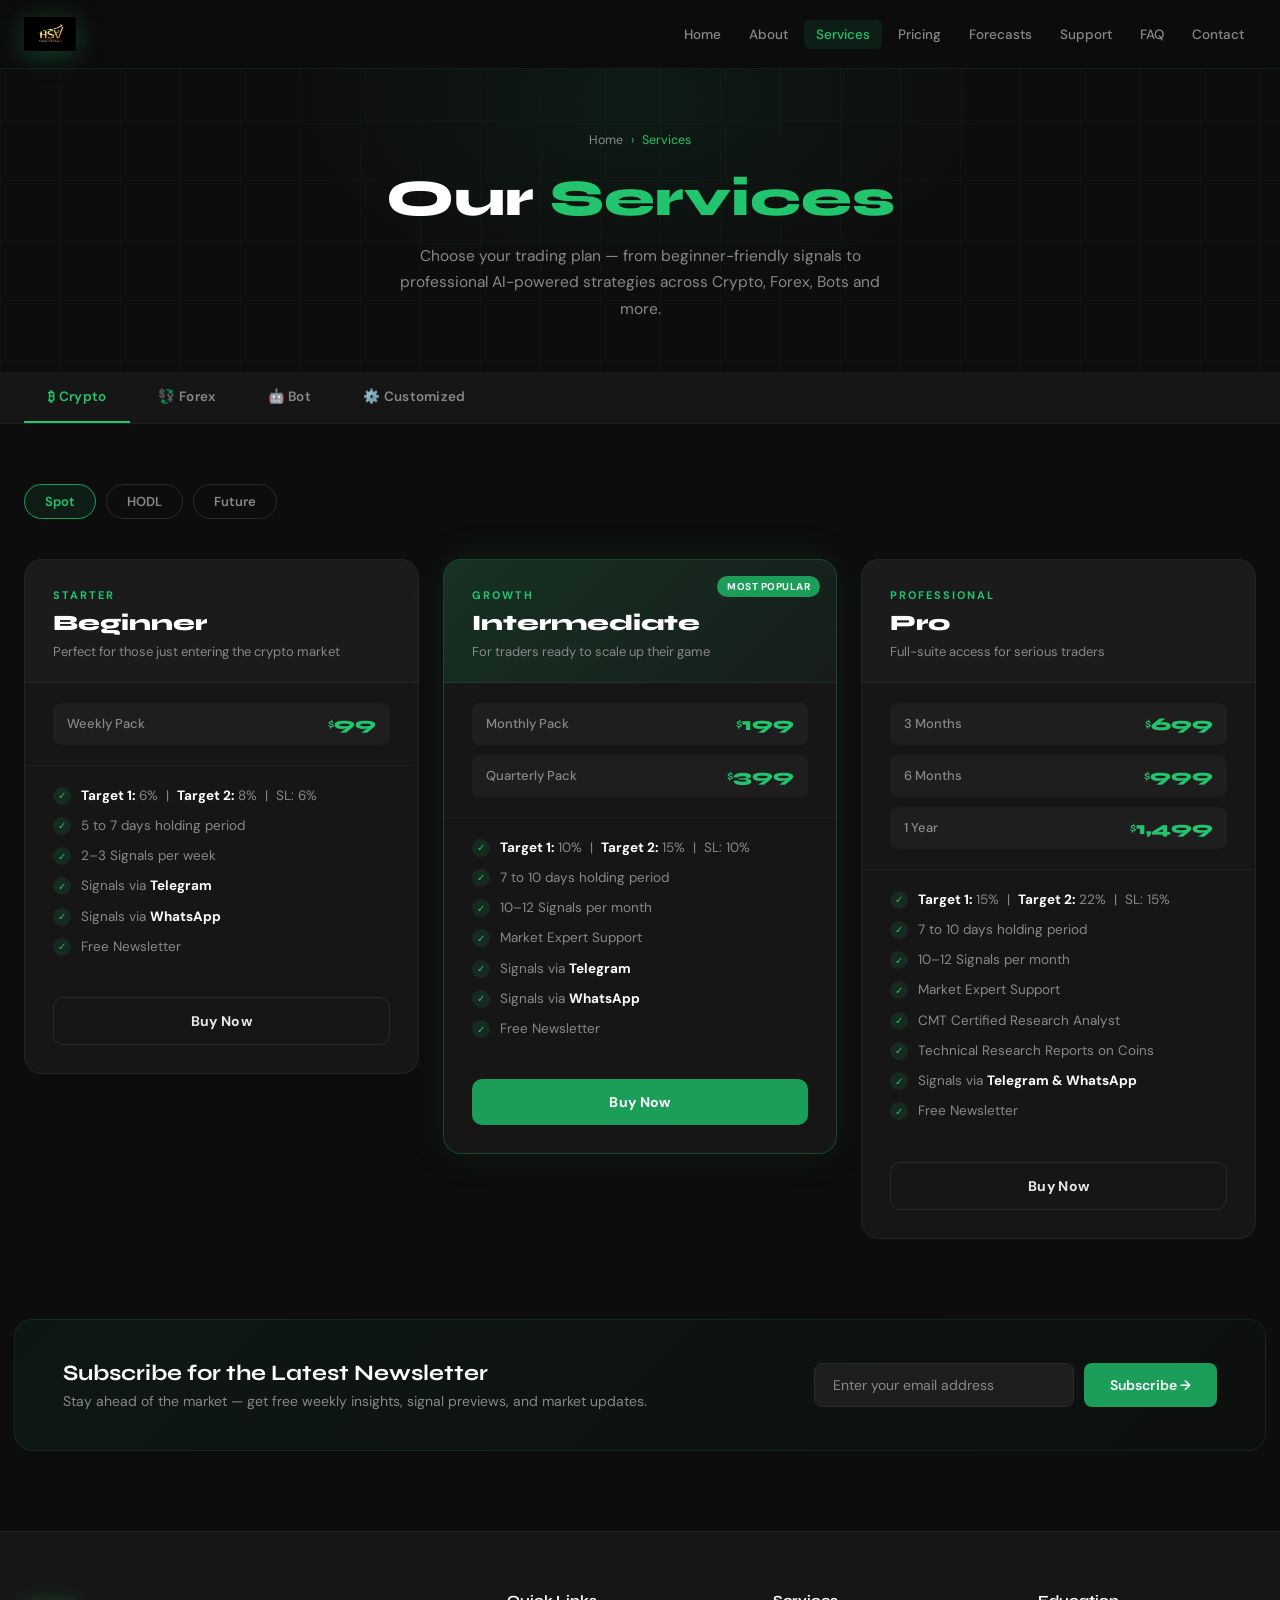
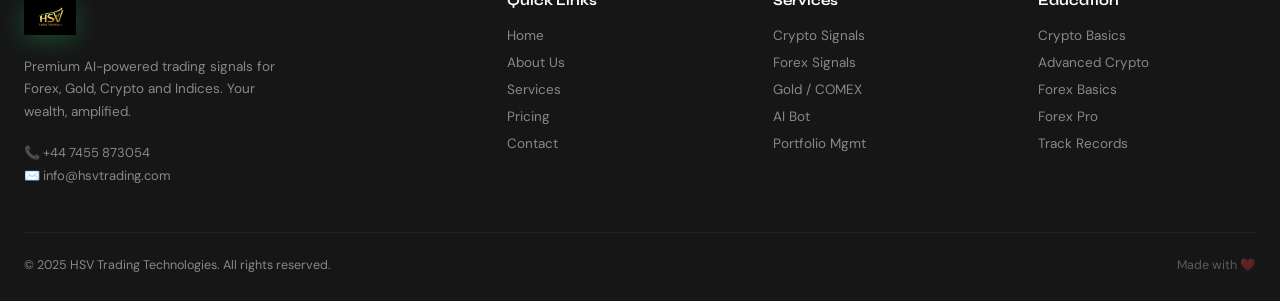
<file: services.html>
<!DOCTYPE html>
<html lang="en">
<head>
<meta charset="UTF-8">
<meta name="viewport" content="width=device-width, initial-scale=1.0">
<title>Services – HSV Trading Technologies</title>
<link href="https://fonts.googleapis.com/css2?family=Syne:wght@400;600;700;800&family=DM+Sans:wght@300;400;500&display=swap" rel="stylesheet">
<style>
  :root {
    --green: #1a9e5a;
    --green-light: #22c46e;
    --green-glow: rgba(26,158,90,0.15);
    --dark: #0d0d0d;
    --dark2: #161616;
    --dark3: #1e1e1e;
    --gray: #2a2a2a;
    --text: #e8e8e8;
    --text-muted: #888;
    --white: #ffffff;
  }

  * { margin: 0; padding: 0; box-sizing: border-box; }

  body {
    font-family: 'DM Sans', sans-serif;
    background: var(--dark);
    color: var(--text);
    overflow-x: hidden;
  }

  /* ===== NAVBAR ===== */
  header {
    position: fixed;
    top: 0; left: 0; right: 0;
    z-index: 1000;
    background: rgba(13,13,13,0.92);
    backdrop-filter: blur(12px);
    border-bottom: 1px solid rgba(26,158,90,0.15);
  }

  .navbar {
    max-width: 1300px;
    margin: 0 auto;
    padding: 0 24px;
    height: 68px;
    display: flex;
    align-items: center;
    justify-content: space-between;
  }

  .logo {
    display: flex;
    align-items: center;
    text-decoration: none;
  }

  .logo-icon {
    display: flex;
    align-items: center;
    justify-content: center;
    transition: transform 0.2s, filter 0.2s;
    filter: drop-shadow(0 4px 12px rgba(26,158,90,0.4));
  }

  .logo:hover .logo-icon {
    transform: scale(1.07);
    filter: drop-shadow(0 6px 18px rgba(34,196,110,0.55));
  }

  nav.nav-links {
    display: flex;
    align-items: center;
    gap: 4px;
  }

  nav.nav-links a {
    text-decoration: none;
    color: var(--text-muted);
    font-size: 13.5px;
    font-weight: 500;
    padding: 6px 12px;
    border-radius: 6px;
    transition: all 0.2s;
  }

  nav.nav-links a:hover, nav.nav-links a.active {
    color: var(--white);
    background: rgba(26,158,90,0.12);
  }

  nav.nav-links a.active { color: var(--green-light); }

  .mobile-menu {
    display: none;
    font-size: 24px;
    cursor: pointer;
    color: var(--text);
  }

  /* ===== PAGE HERO ===== */
  .page-hero {
    padding-top: 68px;
    background: var(--dark);
    position: relative;
    overflow: hidden;
  }

  .page-hero::before {
    content: '';
    position: absolute;
    inset: 0;
    background-image:
      linear-gradient(rgba(26,158,90,0.05) 1px, transparent 1px),
      linear-gradient(90deg, rgba(26,158,90,0.05) 1px, transparent 1px);
    background-size: 60px 60px;
  }

  .page-hero::after {
    content: '';
    position: absolute;
    top: -100px; left: 50%;
    transform: translateX(-50%);
    width: 700px; height: 400px;
    background: radial-gradient(ellipse, rgba(26,158,90,0.1) 0%, transparent 70%);
    pointer-events: none;
  }

  .page-hero-inner {
    max-width: 1300px;
    margin: 0 auto;
    padding: 60px 24px 50px;
    position: relative;
    z-index: 2;
    text-align: center;
  }

  .breadcrumb {
    display: inline-flex;
    align-items: center;
    gap: 8px;
    font-size: 12.5px;
    color: var(--text-muted);
    margin-bottom: 20px;
  }

  .breadcrumb a { color: var(--text-muted); text-decoration: none; transition: color 0.2s; }
  .breadcrumb a:hover { color: var(--green-light); }
  .breadcrumb span { color: var(--green-light); }

  .page-hero h1 {
    font-family: 'Syne', sans-serif;
    font-size: clamp(32px, 4vw, 52px);
    font-weight: 800;
    color: var(--white);
    margin-bottom: 14px;
  }

  .page-hero h1 .highlight { color: var(--green-light); }

  .page-hero p {
    font-size: 15.5px;
    color: var(--text-muted);
    max-width: 520px;
    margin: 0 auto;
    line-height: 1.7;
  }

  /* ===== CATEGORY TABS ===== */
  .tabs-wrapper {
    background: var(--dark2);
    border-bottom: 1px solid rgba(26,158,90,0.1);
    position: sticky;
    top: 68px;
    z-index: 100;
  }

  .tabs-inner {
    max-width: 1300px;
    margin: 0 auto;
    padding: 0 24px;
    display: flex;
    gap: 4px;
    overflow-x: auto;
    scrollbar-width: none;
  }

  .tabs-inner::-webkit-scrollbar { display: none; }

  .tab-btn {
    padding: 16px 24px;
    font-size: 13.5px;
    font-weight: 600;
    color: var(--text-muted);
    background: none;
    border: none;
    border-bottom: 2px solid transparent;
    cursor: pointer;
    font-family: 'DM Sans', sans-serif;
    transition: all 0.2s;
    white-space: nowrap;
    letter-spacing: 0.3px;
  }

  .tab-btn:hover { color: var(--white); }
  .tab-btn.active {
    color: var(--green-light);
    border-bottom-color: var(--green-light);
  }

  /* ===== PLAN SECTIONS ===== */
  .plans-section {
    padding: 60px 24px 80px;
    max-width: 1300px;
    margin: 0 auto;
    display: none;
  }

  .plans-section.active { display: block; }

  /* Sub-tabs (Spot / HODL / Future) */
  .subtabs {
    display: flex;
    gap: 10px;
    margin-bottom: 40px;
    flex-wrap: wrap;
  }

  .subtab-btn {
    padding: 8px 20px;
    border-radius: 100px;
    border: 1px solid var(--gray);
    background: none;
    color: var(--text-muted);
    font-size: 13px;
    font-weight: 600;
    cursor: pointer;
    font-family: 'DM Sans', sans-serif;
    transition: all 0.2s;
  }

  .subtab-btn:hover { border-color: var(--green); color: var(--white); }
  .subtab-btn.active {
    background: rgba(26,158,90,0.12);
    border-color: var(--green);
    color: var(--green-light);
  }

  /* Sub-plan panels */
  .subpanel { display: none; }
  .subpanel.active { display: block; }

  /* ===== PRICING CARDS ===== */
  .plans-grid {
    display: grid;
    grid-template-columns: repeat(auto-fill, minmax(300px, 1fr));
    gap: 24px;
    align-items: start;
  }

  .plan-card {
    background: var(--dark2);
    border: 1px solid rgba(255,255,255,0.06);
    border-radius: 18px;
    overflow: hidden;
    transition: all 0.3s;
    position: relative;
  }

  .plan-card:hover {
    border-color: rgba(26,158,90,0.25);
    transform: translateY(-6px);
    box-shadow: 0 24px 60px rgba(0,0,0,0.5);
  }

  .plan-card.featured {
    border-color: rgba(26,158,90,0.35);
    box-shadow: 0 0 40px rgba(26,158,90,0.1);
  }

  .plan-card.featured .plan-header {
    background: linear-gradient(135deg, rgba(26,158,90,0.2), rgba(26,158,90,0.05));
  }

  .featured-badge {
    position: absolute;
    top: 16px; right: 16px;
    background: var(--green);
    color: #fff;
    font-size: 10px;
    font-weight: 700;
    padding: 4px 10px;
    border-radius: 100px;
    letter-spacing: 0.5px;
    text-transform: uppercase;
  }

  .plan-header {
    padding: 28px 28px 20px;
    background: rgba(255,255,255,0.02);
    border-bottom: 1px solid rgba(255,255,255,0.04);
  }

  .plan-tier {
    font-size: 11px;
    font-weight: 700;
    letter-spacing: 2px;
    color: var(--green-light);
    text-transform: uppercase;
    margin-bottom: 8px;
  }

  .plan-name {
    font-family: 'Syne', sans-serif;
    font-size: 22px;
    font-weight: 800;
    color: var(--white);
    margin-bottom: 6px;
  }

  .plan-tagline {
    font-size: 13px;
    color: var(--text-muted);
    line-height: 1.5;
  }

  /* Price rows */
  .price-rows {
    padding: 20px 28px;
    display: flex;
    flex-direction: column;
    gap: 10px;
    border-bottom: 1px solid rgba(255,255,255,0.04);
  }

  .price-row {
    display: flex;
    justify-content: space-between;
    align-items: center;
    padding: 10px 14px;
    background: var(--dark3);
    border-radius: 8px;
    transition: background 0.2s;
  }

  .price-row:hover { background: rgba(26,158,90,0.08); }

  .price-row .period {
    font-size: 13px;
    color: var(--text-muted);
    font-weight: 500;
  }

  .price-row .amount {
    font-family: 'Syne', sans-serif;
    font-size: 18px;
    font-weight: 800;
    color: var(--green-light);
  }

  .price-row .amount sup {
    font-size: 12px;
    font-weight: 600;
    vertical-align: top;
    margin-top: 4px;
    display: inline-block;
  }

  /* Features */
  .plan-features {
    padding: 20px 28px;
    display: flex;
    flex-direction: column;
    gap: 10px;
  }

  .feature-item {
    display: flex;
    align-items: flex-start;
    gap: 10px;
    font-size: 13.5px;
    color: var(--text-muted);
    line-height: 1.5;
  }

  .feature-item .check {
    width: 18px; height: 18px;
    min-width: 18px;
    background: rgba(26,158,90,0.15);
    border-radius: 50%;
    display: flex; align-items: center; justify-content: center;
    font-size: 10px;
    color: var(--green-light);
    margin-top: 1px;
  }

  .feature-item strong { color: var(--white); }

  /* CTA Button */
  .plan-cta {
    padding: 20px 28px 28px;
  }

  .btn-plan {
    width: 100%;
    padding: 14px;
    border-radius: 10px;
    border: none;
    font-size: 14px;
    font-weight: 700;
    cursor: pointer;
    font-family: 'DM Sans', sans-serif;
    transition: all 0.25s;
    letter-spacing: 0.3px;
  }

  .btn-plan-primary {
    background: var(--green);
    color: #fff;
  }

  .btn-plan-primary:hover {
    background: var(--green-light);
    transform: translateY(-2px);
    box-shadow: 0 8px 24px rgba(26,158,90,0.35);
  }

  .btn-plan-outline {
    background: transparent;
    color: var(--text);
    border: 1px solid var(--gray);
  }

  .btn-plan-outline:hover {
    border-color: var(--green);
    color: var(--green-light);
  }

  /* ===== NEWSLETTER BANNER ===== */
  .newsletter-banner {
    background: linear-gradient(135deg, rgba(26,158,90,0.08), rgba(26,158,90,0.02));
    border: 1px solid rgba(26,158,90,0.15);
    border-radius: 18px;
    padding: 40px 48px;
    display: flex;
    align-items: center;
    justify-content: space-between;
    gap: 32px;
    margin: 0 24px 80px;
    max-width: 1252px;
    margin-left: auto;
    margin-right: auto;
    flex-wrap: wrap;
  }

  .newsletter-text h3 {
    font-family: 'Syne', sans-serif;
    font-size: 22px;
    font-weight: 700;
    color: var(--white);
    margin-bottom: 6px;
  }

  .newsletter-text p {
    font-size: 14px;
    color: var(--text-muted);
  }

  .newsletter-form {
    display: flex;
    gap: 10px;
    flex-wrap: wrap;
  }

  .newsletter-form input {
    background: var(--dark3);
    border: 1px solid var(--gray);
    border-radius: 8px;
    padding: 12px 18px;
    font-size: 14px;
    color: var(--white);
    font-family: 'DM Sans', sans-serif;
    width: 260px;
    transition: border-color 0.2s;
    outline: none;
  }

  .newsletter-form input:focus { border-color: var(--green); }
  .newsletter-form input::placeholder { color: var(--text-muted); }

  .newsletter-form button {
    background: var(--green);
    color: #fff;
    border: none;
    padding: 12px 26px;
    border-radius: 8px;
    font-size: 14px;
    font-weight: 600;
    cursor: pointer;
    font-family: 'DM Sans', sans-serif;
    transition: all 0.25s;
  }

  .newsletter-form button:hover {
    background: var(--green-light);
    transform: translateY(-2px);
    box-shadow: 0 6px 20px rgba(26,158,90,0.3);
  }

  /* ===== FOOTER ===== */
  footer {
    background: var(--dark2);
    border-top: 1px solid rgba(255,255,255,0.05);
    padding: 60px 24px 28px;
  }

  .footer-inner {
    max-width: 1300px;
    margin: 0 auto;
    display: grid;
    grid-template-columns: 2fr 1fr 1fr 1fr;
    gap: 48px;
    margin-bottom: 48px;
  }

  .footer-brand p {
    font-size: 13.5px;
    color: var(--text-muted);
    line-height: 1.7;
    margin: 12px 0 20px;
    max-width: 260px;
  }

  .contact-info {
    display: flex;
    flex-direction: column;
    gap: 6px;
  }

  .contact-info a {
    color: var(--text-muted);
    text-decoration: none;
    font-size: 13px;
    transition: color 0.2s;
  }

  .contact-info a:hover { color: var(--green-light); }

  .footer-col h4 {
    font-family: 'Syne', sans-serif;
    font-weight: 700;
    font-size: 14px;
    color: var(--white);
    margin-bottom: 18px;
  }

  .footer-col a {
    display: block;
    text-decoration: none;
    color: var(--text-muted);
    font-size: 13.5px;
    margin-bottom: 10px;
    transition: color 0.2s;
  }

  .footer-col a:hover { color: var(--green-light); }

  .footer-bottom {
    max-width: 1300px;
    margin: 0 auto;
    padding-top: 24px;
    border-top: 1px solid rgba(255,255,255,0.05);
    display: flex;
    justify-content: space-between;
    align-items: center;
    font-size: 12.5px;
    color: var(--text-muted);
  }

  /* ===== MOBILE ===== */
  @media (max-width: 900px) {
    .footer-inner { grid-template-columns: 1fr 1fr; }
    .newsletter-banner { flex-direction: column; padding: 32px 24px; }
  }

  @media (max-width: 600px) {
    nav.nav-links { display: none; }
    nav.nav-links.open {
      display: flex; flex-direction: column;
      position: absolute; top: 68px; left: 0; right: 0;
      background: var(--dark2); padding: 20px; gap: 8px;
      border-bottom: 1px solid var(--gray);
    }
    .mobile-menu { display: block; }
    .footer-inner { grid-template-columns: 1fr; }
    .plans-grid { grid-template-columns: 1fr; }
    .newsletter-form input { width: 100%; }
    .newsletter-form { width: 100%; }
    .newsletter-form button { width: 100%; }
  }
</style>
</head>
<body>

<!-- NAVBAR -->
<header>
  <div class="navbar">
    <a href="index.html" class="logo">
      <div class="logo-icon">
        <img src="images/logo.png" alt="HSV Trading Logo" width="52" height="52" style="border-radius: 10px; object-fit: contain;">
      </div>
    </a>
    <div class="mobile-menu" onclick="toggleMenu()">☰</div>
    <nav class="nav-links" id="navLinks">
      <a href="index.html">Home</a>
      <a href="about.html">About</a>
      <a href="services.html" class="active">Services</a>
      <a href="pricing.html">Pricing</a>
      <a href="forecasts.html">Forecasts</a>
      <a href="support.html">Support</a>
      <a href="faq.html">FAQ</a>
      <a href="contact.html">Contact</a>
    </nav>
  </div>
</header>

<!-- PAGE HERO -->
<div class="page-hero">
  <div class="page-hero-inner">
    <div class="breadcrumb">
      <a href="index.html">Home</a>
      <span>›</span>
      <span>Services</span>
    </div>
    <h1>Our <span class="highlight">Services</span></h1>
    <p>Choose your trading plan — from beginner-friendly signals to professional AI-powered strategies across Crypto, Forex, Bots and more.</p>
  </div>
</div>

<!-- CATEGORY TABS -->
<div class="tabs-wrapper">
  <div class="tabs-inner">
    <button class="tab-btn active" onclick="switchTab('crypto', this)">₿ Crypto</button>
    <button class="tab-btn" onclick="switchTab('forex', this)">💱 Forex</button>
    <button class="tab-btn" onclick="switchTab('bot', this)">🤖 Bot</button>
    <button class="tab-btn" onclick="switchTab('customized', this)">⚙️ Customized</button>
  </div>
</div>

<!-- ==================== CRYPTO ==================== -->
<div class="plans-section active" id="tab-crypto">
  <!-- Sub-tabs -->
  <div class="subtabs">
    <button class="subtab-btn active" onclick="switchSubtab('crypto', 'spot', this)">Spot</button>
    <button class="subtab-btn" onclick="switchSubtab('crypto', 'hodl', this)">HODL</button>
    <button class="subtab-btn" onclick="switchSubtab('crypto', 'future', this)">Future</button>
  </div>

  <!-- SPOT -->
  <div class="subpanel active" id="crypto-spot">
    <div class="plans-grid">

      <!-- Beginner -->
      <div class="plan-card">
        <div class="plan-header">
          <div class="plan-tier">Starter</div>
          <div class="plan-name">Beginner</div>
          <div class="plan-tagline">Perfect for those just entering the crypto market</div>
        </div>
        <div class="price-rows">
          <div class="price-row">
            <span class="period">Weekly Pack</span>
            <span class="amount"><sup>$</sup>99</span>
          </div>
        </div>
        <div class="plan-features">
          <div class="feature-item"><div class="check">✓</div><span><strong>Target 1:</strong> 6% &nbsp;|&nbsp; <strong>Target 2:</strong> 8% &nbsp;|&nbsp; SL: 6%</span></div>
          <div class="feature-item"><div class="check">✓</div><span>5 to 7 days holding period</span></div>
          <div class="feature-item"><div class="check">✓</div><span>2–3 Signals per week</span></div>
          <div class="feature-item"><div class="check">✓</div><span>Signals via <strong>Telegram</strong></span></div>
          <div class="feature-item"><div class="check">✓</div><span>Signals via <strong>WhatsApp</strong></span></div>
          <div class="feature-item"><div class="check">✓</div><span>Free Newsletter</span></div>
        </div>
        <div class="plan-cta">
          <button class="btn-plan btn-plan-outline">Buy Now</button>
        </div>
      </div>

      <!-- Intermediate -->
      <div class="plan-card featured">
        <div class="featured-badge">Most Popular</div>
        <div class="plan-header">
          <div class="plan-tier">Growth</div>
          <div class="plan-name">Intermediate</div>
          <div class="plan-tagline">For traders ready to scale up their game</div>
        </div>
        <div class="price-rows">
          <div class="price-row">
            <span class="period">Monthly Pack</span>
            <span class="amount"><sup>$</sup>199</span>
          </div>
          <div class="price-row">
            <span class="period">Quarterly Pack</span>
            <span class="amount"><sup>$</sup>399</span>
          </div>
        </div>
        <div class="plan-features">
          <div class="feature-item"><div class="check">✓</div><span><strong>Target 1:</strong> 10% &nbsp;|&nbsp; <strong>Target 2:</strong> 15% &nbsp;|&nbsp; SL: 10%</span></div>
          <div class="feature-item"><div class="check">✓</div><span>7 to 10 days holding period</span></div>
          <div class="feature-item"><div class="check">✓</div><span>10–12 Signals per month</span></div>
          <div class="feature-item"><div class="check">✓</div><span>Market Expert Support</span></div>
          <div class="feature-item"><div class="check">✓</div><span>Signals via <strong>Telegram</strong></span></div>
          <div class="feature-item"><div class="check">✓</div><span>Signals via <strong>WhatsApp</strong></span></div>
          <div class="feature-item"><div class="check">✓</div><span>Free Newsletter</span></div>
        </div>
        <div class="plan-cta">
          <button class="btn-plan btn-plan-primary">Buy Now</button>
        </div>
      </div>

      <!-- Pro -->
      <div class="plan-card">
        <div class="plan-header">
          <div class="plan-tier">Professional</div>
          <div class="plan-name">Pro</div>
          <div class="plan-tagline">Full-suite access for serious traders</div>
        </div>
        <div class="price-rows">
          <div class="price-row">
            <span class="period">3 Months</span>
            <span class="amount"><sup>$</sup>699</span>
          </div>
          <div class="price-row">
            <span class="period">6 Months</span>
            <span class="amount"><sup>$</sup>999</span>
          </div>
          <div class="price-row">
            <span class="period">1 Year</span>
            <span class="amount"><sup>$</sup>1,499</span>
          </div>
        </div>
        <div class="plan-features">
          <div class="feature-item"><div class="check">✓</div><span><strong>Target 1:</strong> 15% &nbsp;|&nbsp; <strong>Target 2:</strong> 22% &nbsp;|&nbsp; SL: 15%</span></div>
          <div class="feature-item"><div class="check">✓</div><span>7 to 10 days holding period</span></div>
          <div class="feature-item"><div class="check">✓</div><span>10–12 Signals per month</span></div>
          <div class="feature-item"><div class="check">✓</div><span>Market Expert Support</span></div>
          <div class="feature-item"><div class="check">✓</div><span>CMT Certified Research Analyst</span></div>
          <div class="feature-item"><div class="check">✓</div><span>Technical Research Reports on Coins</span></div>
          <div class="feature-item"><div class="check">✓</div><span>Signals via <strong>Telegram & WhatsApp</strong></span></div>
          <div class="feature-item"><div class="check">✓</div><span>Free Newsletter</span></div>
        </div>
        <div class="plan-cta">
          <button class="btn-plan btn-plan-outline">Buy Now</button>
        </div>
      </div>

    </div>
  </div>

  <!-- HODL -->
  <div class="subpanel" id="crypto-hodl">
    <div class="plans-grid">
      <div class="plan-card">
        <div class="plan-header">
          <div class="plan-tier">Starter</div>
          <div class="plan-name">Beginner HODL</div>
          <div class="plan-tagline">Long-term holding strategy for steady growth</div>
        </div>
        <div class="price-rows">
          <div class="price-row">
            <span class="period">Monthly Pack</span>
            <span class="amount"><sup>$</sup>129</span>
          </div>
        </div>
        <div class="plan-features">
          <div class="feature-item"><div class="check">✓</div><span><strong>Target:</strong> 20–30% &nbsp;|&nbsp; SL: 10%</span></div>
          <div class="feature-item"><div class="check">✓</div><span>30–90 days holding period</span></div>
          <div class="feature-item"><div class="check">✓</div><span>4–6 HODL picks per month</span></div>
          <div class="feature-item"><div class="check">✓</div><span>Signals via Telegram & WhatsApp</span></div>
          <div class="feature-item"><div class="check">✓</div><span>Free Newsletter</span></div>
        </div>
        <div class="plan-cta"><button class="btn-plan btn-plan-outline">Buy Now</button></div>
      </div>

      <div class="plan-card featured">
        <div class="featured-badge">Best Value</div>
        <div class="plan-header">
          <div class="plan-tier">Growth</div>
          <div class="plan-name">Intermediate HODL</div>
          <div class="plan-tagline">Research-backed long-term positions</div>
        </div>
        <div class="price-rows">
          <div class="price-row"><span class="period">Quarterly Pack</span><span class="amount"><sup>$</sup>299</span></div>
          <div class="price-row"><span class="period">6 Months</span><span class="amount"><sup>$</sup>499</span></div>
        </div>
        <div class="plan-features">
          <div class="feature-item"><div class="check">✓</div><span><strong>Target:</strong> 40–60% &nbsp;|&nbsp; SL: 15%</span></div>
          <div class="feature-item"><div class="check">✓</div><span>60–180 days holding period</span></div>
          <div class="feature-item"><div class="check">✓</div><span>6–8 HODL picks per month</span></div>
          <div class="feature-item"><div class="check">✓</div><span>Market Expert Support</span></div>
          <div class="feature-item"><div class="check">✓</div><span>Research Reports Included</span></div>
          <div class="feature-item"><div class="check">✓</div><span>Signals via Telegram & WhatsApp</span></div>
        </div>
        <div class="plan-cta"><button class="btn-plan btn-plan-primary">Buy Now</button></div>
      </div>

      <div class="plan-card">
        <div class="plan-header">
          <div class="plan-tier">Professional</div>
          <div class="plan-name">Pro HODL</div>
          <div class="plan-tagline">Elite analyst-curated long-term portfolio</div>
        </div>
        <div class="price-rows">
          <div class="price-row"><span class="period">6 Months</span><span class="amount"><sup>$</sup>799</span></div>
          <div class="price-row"><span class="period">1 Year</span><span class="amount"><sup>$</sup>1,299</span></div>
        </div>
        <div class="plan-features">
          <div class="feature-item"><div class="check">✓</div><span><strong>Target:</strong> 100%+ &nbsp;|&nbsp; SL: 20%</span></div>
          <div class="feature-item"><div class="check">✓</div><span>180–365 days holding period</span></div>
          <div class="feature-item"><div class="check">✓</div><span>CMT Certified Analyst Coverage</span></div>
          <div class="feature-item"><div class="check">✓</div><span>Detailed coin research reports</span></div>
          <div class="feature-item"><div class="check">✓</div><span>Market Expert Support 24/7</span></div>
          <div class="feature-item"><div class="check">✓</div><span>Signals via Telegram & WhatsApp</span></div>
        </div>
        <div class="plan-cta"><button class="btn-plan btn-plan-outline">Buy Now</button></div>
      </div>
    </div>
  </div>

  <!-- FUTURE -->
  <div class="subpanel" id="crypto-future">
    <div class="plans-grid">
      <div class="plan-card">
        <div class="plan-header">
          <div class="plan-tier">Starter</div>
          <div class="plan-name">Beginner Futures</div>
          <div class="plan-tagline">Low-risk futures signals for new traders</div>
        </div>
        <div class="price-rows">
          <div class="price-row"><span class="period">Weekly Pack</span><span class="amount"><sup>$</sup>119</span></div>
        </div>
        <div class="plan-features">
          <div class="feature-item"><div class="check">✓</div><span><strong>Target 1:</strong> 5% &nbsp;|&nbsp; <strong>Target 2:</strong> 8% &nbsp;|&nbsp; SL: 5%</span></div>
          <div class="feature-item"><div class="check">✓</div><span>2–3 Futures signals per week</span></div>
          <div class="feature-item"><div class="check">✓</div><span>Low leverage guidance (2x–5x)</span></div>
          <div class="feature-item"><div class="check">✓</div><span>Signals via Telegram & WhatsApp</span></div>
          <div class="feature-item"><div class="check">✓</div><span>Free Newsletter</span></div>
        </div>
        <div class="plan-cta"><button class="btn-plan btn-plan-outline">Buy Now</button></div>
      </div>

      <div class="plan-card featured">
        <div class="featured-badge">Most Popular</div>
        <div class="plan-header">
          <div class="plan-tier">Growth</div>
          <div class="plan-name">Intermediate Futures</div>
          <div class="plan-tagline">Balanced risk-reward futures strategies</div>
        </div>
        <div class="price-rows">
          <div class="price-row"><span class="period">Monthly Pack</span><span class="amount"><sup>$</sup>249</span></div>
          <div class="price-row"><span class="period">Quarterly Pack</span><span class="amount"><sup>$</sup>499</span></div>
        </div>
        <div class="plan-features">
          <div class="feature-item"><div class="check">✓</div><span><strong>Target 1:</strong> 10% &nbsp;|&nbsp; <strong>Target 2:</strong> 18% &nbsp;|&nbsp; SL: 10%</span></div>
          <div class="feature-item"><div class="check">✓</div><span>10–15 signals per month</span></div>
          <div class="feature-item"><div class="check">✓</div><span>Leverage guidance (5x–10x)</span></div>
          <div class="feature-item"><div class="check">✓</div><span>Market Expert Support</span></div>
          <div class="feature-item"><div class="check">✓</div><span>Signals via Telegram & WhatsApp</span></div>
        </div>
        <div class="plan-cta"><button class="btn-plan btn-plan-primary">Buy Now</button></div>
      </div>

      <div class="plan-card">
        <div class="plan-header">
          <div class="plan-tier">Professional</div>
          <div class="plan-name">Pro Futures</div>
          <div class="plan-tagline">High-conviction futures with deep analysis</div>
        </div>
        <div class="price-rows">
          <div class="price-row"><span class="period">3 Months</span><span class="amount"><sup>$</sup>799</span></div>
          <div class="price-row"><span class="period">6 Months</span><span class="amount"><sup>$</sup>1,199</span></div>
          <div class="price-row"><span class="period">1 Year</span><span class="amount"><sup>$</sup>1,799</span></div>
        </div>
        <div class="plan-features">
          <div class="feature-item"><div class="check">✓</div><span><strong>Target 1:</strong> 15% &nbsp;|&nbsp; <strong>Target 2:</strong> 25% &nbsp;|&nbsp; SL: 15%</span></div>
          <div class="feature-item"><div class="check">✓</div><span>15–20 signals per month</span></div>
          <div class="feature-item"><div class="check">✓</div><span>CMT Certified Analyst coverage</span></div>
          <div class="feature-item"><div class="check">✓</div><span>Leverage strategies (10x–20x)</span></div>
          <div class="feature-item"><div class="check">✓</div><span>Technical research reports</span></div>
          <div class="feature-item"><div class="check">✓</div><span>Signals via Telegram & WhatsApp</span></div>
        </div>
        <div class="plan-cta"><button class="btn-plan btn-plan-outline">Buy Now</button></div>
      </div>
    </div>
  </div>
</div>

<!-- ==================== FOREX ==================== -->
<div class="plans-section" id="tab-forex">
  <div class="plans-grid">

    <div class="plan-card">
      <div class="plan-header">
        <div class="plan-tier">Starter</div>
        <div class="plan-name">Beginner Forex</div>
        <div class="plan-tagline">Essential forex signals for new traders</div>
      </div>
      <div class="price-rows">
        <div class="price-row"><span class="period">Weekly Pack</span><span class="amount"><sup>$</sup>89</span></div>
        <div class="price-row"><span class="period">Monthly Pack</span><span class="amount"><sup>$</sup>249</span></div>
      </div>
      <div class="plan-features">
        <div class="feature-item"><div class="check">✓</div><span><strong>Target:</strong> 30–50 pips &nbsp;|&nbsp; SL: 25 pips</span></div>
        <div class="feature-item"><div class="check">✓</div><span>3–5 Forex signals per week</span></div>
        <div class="feature-item"><div class="check">✓</div><span>Major currency pairs only</span></div>
        <div class="feature-item"><div class="check">✓</div><span>Signals via Telegram & WhatsApp</span></div>
        <div class="feature-item"><div class="check">✓</div><span>Free Newsletter</span></div>
      </div>
      <div class="plan-cta"><button class="btn-plan btn-plan-outline">Buy Now</button></div>
    </div>

    <div class="plan-card featured">
      <div class="featured-badge">Most Popular</div>
      <div class="plan-header">
        <div class="plan-tier">Growth</div>
        <div class="plan-name">Intermediate Forex</div>
        <div class="plan-tagline">Multi-pair signals with expert analysis</div>
      </div>
      <div class="price-rows">
        <div class="price-row"><span class="period">Monthly Pack</span><span class="amount"><sup>$</sup>199</span></div>
        <div class="price-row"><span class="period">Quarterly Pack</span><span class="amount"><sup>$</sup>449</span></div>
      </div>
      <div class="plan-features">
        <div class="feature-item"><div class="check">✓</div><span><strong>Target:</strong> 50–80 pips &nbsp;|&nbsp; SL: 35 pips</span></div>
        <div class="feature-item"><div class="check">✓</div><span>10–15 signals per month</span></div>
        <div class="feature-item"><div class="check">✓</div><span>Majors + Minors + Gold (XAU)</span></div>
        <div class="feature-item"><div class="check">✓</div><span>Market Expert Support</span></div>
        <div class="feature-item"><div class="check">✓</div><span>Signals via Telegram & WhatsApp</span></div>
        <div class="feature-item"><div class="check">✓</div><span>Free Newsletter</span></div>
      </div>
      <div class="plan-cta"><button class="btn-plan btn-plan-primary">Buy Now</button></div>
    </div>

    <div class="plan-card">
      <div class="plan-header">
        <div class="plan-tier">Professional</div>
        <div class="plan-name">Pro Forex</div>
        <div class="plan-tagline">Full-access forex with AI-backed insights</div>
      </div>
      <div class="price-rows">
        <div class="price-row"><span class="period">3 Months</span><span class="amount"><sup>$</sup>599</span></div>
        <div class="price-row"><span class="period">6 Months</span><span class="amount"><sup>$</sup>999</span></div>
        <div class="price-row"><span class="period">1 Year</span><span class="amount"><sup>$</sup>1,499</span></div>
      </div>
      <div class="plan-features">
        <div class="feature-item"><div class="check">✓</div><span><strong>Target:</strong> 80–150 pips &nbsp;|&nbsp; SL: 50 pips</span></div>
        <div class="feature-item"><div class="check">✓</div><span>20+ signals per month</span></div>
        <div class="feature-item"><div class="check">✓</div><span>All pairs + Commodities + Indices</span></div>
        <div class="feature-item"><div class="check">✓</div><span>CMT Certified Analyst support</span></div>
        <div class="feature-item"><div class="check">✓</div><span>Detailed Forex research reports</span></div>
        <div class="feature-item"><div class="check">✓</div><span>Signals via Telegram & WhatsApp</span></div>
        <div class="feature-item"><div class="check">✓</div><span>Free Newsletter</span></div>
      </div>
      <div class="plan-cta"><button class="btn-plan btn-plan-outline">Buy Now</button></div>
    </div>

  </div>
</div>

<!-- ==================== BOT ==================== -->
<div class="plans-section" id="tab-bot">
  <div class="plans-grid">

    <div class="plan-card">
      <div class="plan-header">
        <div class="plan-tier">Entry</div>
        <div class="plan-name">Bot Basic</div>
        <div class="plan-tagline">Automated signals for hands-free trading</div>
      </div>
      <div class="price-rows">
        <div class="price-row"><span class="period">Monthly</span><span class="amount"><sup>$</sup>149</span></div>
        <div class="price-row"><span class="period">Quarterly</span><span class="amount"><sup>$</sup>349</span></div>
      </div>
      <div class="plan-features">
        <div class="feature-item"><div class="check">✓</div><span>AI bot running 24/7</span></div>
        <div class="feature-item"><div class="check">✓</div><span>Auto entry/exit signals</span></div>
        <div class="feature-item"><div class="check">✓</div><span>Crypto + Forex coverage</span></div>
        <div class="feature-item"><div class="check">✓</div><span>Telegram integration</span></div>
        <div class="feature-item"><div class="check">✓</div><span>Basic performance dashboard</span></div>
      </div>
      <div class="plan-cta"><button class="btn-plan btn-plan-outline">Buy Now</button></div>
    </div>

    <div class="plan-card featured">
      <div class="featured-badge">Best Value</div>
      <div class="plan-header">
        <div class="plan-tier">Advanced</div>
        <div class="plan-name">Bot Pro</div>
        <div class="plan-tagline">ML-powered strategies with real-time adaptation</div>
      </div>
      <div class="price-rows">
        <div class="price-row"><span class="period">Monthly</span><span class="amount"><sup>$</sup>299</span></div>
        <div class="price-row"><span class="period">6 Months</span><span class="amount"><sup>$</sup>1,299</span></div>
        <div class="price-row"><span class="period">1 Year</span><span class="amount"><sup>$</sup>1,999</span></div>
      </div>
      <div class="plan-features">
        <div class="feature-item"><div class="check">✓</div><span>Reinforcement Learning strategies</span></div>
        <div class="feature-item"><div class="check">✓</div><span>99.4% accuracy AI engine</span></div>
        <div class="feature-item"><div class="check">✓</div><span>Multi-exchange support</span></div>
        <div class="feature-item"><div class="check">✓</div><span>Real-time portfolio suggestions</span></div>
        <div class="feature-item"><div class="check">✓</div><span>Expert consultation access</span></div>
        <div class="feature-item"><div class="check">✓</div><span>Advanced performance analytics</span></div>
      </div>
      <div class="plan-cta"><button class="btn-plan btn-plan-primary">Buy Now</button></div>
    </div>

    <div class="plan-card">
      <div class="plan-header">
        <div class="plan-tier">Elite</div>
        <div class="plan-name">Bot Enterprise</div>
        <div class="plan-tagline">Fully managed AI trading infrastructure</div>
      </div>
      <div class="price-rows">
        <div class="price-row"><span class="period">1 Year</span><span class="amount"><sup>$</sup>3,999</span></div>
      </div>
      <div class="plan-features">
        <div class="feature-item"><div class="check">✓</div><span>Dedicated AI bot instance</span></div>
        <div class="feature-item"><div class="check">✓</div><span>Custom strategy configuration</span></div>
        <div class="feature-item"><div class="check">✓</div><span>All asset classes covered</span></div>
        <div class="feature-item"><div class="check">✓</div><span>CMT Analyst oversight</span></div>
        <div class="feature-item"><div class="check">✓</div><span>Priority 24/7 support</span></div>
        <div class="feature-item"><div class="check">✓</div><span>Monthly detailed P&L reports</span></div>
      </div>
      <div class="plan-cta"><button class="btn-plan btn-plan-outline">Contact Us</button></div>
    </div>

  </div>
</div>

<!-- ==================== CUSTOMIZED ==================== -->
<div class="plans-section" id="tab-customized">
  <div class="plans-grid">

    <div class="plan-card">
      <div class="plan-header">
        <div class="plan-tier">Custom</div>
        <div class="plan-name">Personal Plan</div>
        <div class="plan-tagline">Tailored signal plan built around your goals</div>
      </div>
      <div class="price-rows">
        <div class="price-row"><span class="period">Starting From</span><span class="amount"><sup>$</sup>299</span></div>
      </div>
      <div class="plan-features">
        <div class="feature-item"><div class="check">✓</div><span>Choose your asset classes</span></div>
        <div class="feature-item"><div class="check">✓</div><span>Custom signal frequency</span></div>
        <div class="feature-item"><div class="check">✓</div><span>Personalised risk parameters</span></div>
        <div class="feature-item"><div class="check">✓</div><span>Dedicated account manager</span></div>
        <div class="feature-item"><div class="check">✓</div><span>Telegram & WhatsApp delivery</span></div>
      </div>
      <div class="plan-cta"><button class="btn-plan btn-plan-outline">Contact Us</button></div>
    </div>

    <div class="plan-card featured">
      <div class="featured-badge">Recommended</div>
      <div class="plan-header">
        <div class="plan-tier">Custom</div>
        <div class="plan-name">Portfolio Manager</div>
        <div class="plan-tagline">Full portfolio management with expert oversight</div>
      </div>
      <div class="price-rows">
        <div class="price-row"><span class="period">Quarterly</span><span class="amount"><sup>$</sup>999</span></div>
        <div class="price-row"><span class="period">1 Year</span><span class="amount"><sup>$</sup>2,999</span></div>
      </div>
      <div class="plan-features">
        <div class="feature-item"><div class="check">✓</div><span>Complete portfolio oversight</span></div>
        <div class="feature-item"><div class="check">✓</div><span>Crypto + Forex + Gold + Indices</span></div>
        <div class="feature-item"><div class="check">✓</div><span>AI + Human analyst hybrid model</span></div>
        <div class="feature-item"><div class="check">✓</div><span>Monthly review calls</span></div>
        <div class="feature-item"><div class="check">✓</div><span>CMT Certified Analyst assigned</span></div>
        <div class="feature-item"><div class="check">✓</div><span>Priority 24/7 support</span></div>
      </div>
      <div class="plan-cta"><button class="btn-plan btn-plan-primary">Contact Us</button></div>
    </div>

    <div class="plan-card">
      <div class="plan-header">
        <div class="plan-tier">Custom</div>
        <div class="plan-name">Corporate / Fund</div>
        <div class="plan-tagline">Institutional-grade solutions for large capital</div>
      </div>
      <div class="price-rows">
        <div class="price-row"><span class="period">Custom Pricing</span><span class="amount" style="font-size:14px; padding-top:4px;">Get Quote</span></div>
      </div>
      <div class="plan-features">
        <div class="feature-item"><div class="check">✓</div><span>Bespoke AI strategy development</span></div>
        <div class="feature-item"><div class="check">✓</div><span>White-label bot options</span></div>
        <div class="feature-item"><div class="check">✓</div><span>API integration available</span></div>
        <div class="feature-item"><div class="check">✓</div><span>Dedicated analyst team</span></div>
        <div class="feature-item"><div class="check">✓</div><span>Custom reporting & analytics</span></div>
        <div class="feature-item"><div class="check">✓</div><span>NDA & compliance support</span></div>
      </div>
      <div class="plan-cta"><button class="btn-plan btn-plan-outline">Contact Us</button></div>
    </div>

  </div>
</div>

<!-- NEWSLETTER BANNER -->
<div class="newsletter-banner">
  <div class="newsletter-text">
    <h3>Subscribe for the Latest Newsletter</h3>
    <p>Stay ahead of the market — get free weekly insights, signal previews, and market updates.</p>
  </div>
  <div class="newsletter-form">
    <input type="email" placeholder="Enter your email address">
    <button>Subscribe →</button>
  </div>
</div>

<!-- FOOTER -->
<footer>
  <div class="footer-inner">
    <div class="footer-brand">
      <a href="index.html" class="logo" style="margin-bottom: 0;">
        <div class="logo-icon">
          <img src="images/logo.png" alt="HSV Trading Logo" width="52" height="52" style="border-radius: 10px; object-fit: contain;">
        </div>
      </a>
      <p>Premium AI-powered trading signals for Forex, Gold, Crypto and Indices. Your wealth, amplified.</p>
      <div class="contact-info">
        <a href="tel:+447455873054">📞 +44 7455 873054</a>
        <a href="mailto:info@hsvtrading.com">✉️ info@hsvtrading.com</a>
      </div>
    </div>
    <div class="footer-col">
      <h4>Quick Links</h4>
      <a href="index.html">Home</a>
      <a href="about.html">About Us</a>
      <a href="services.html">Services</a>
      <a href="pricing.html">Pricing</a>
      <a href="contact.html">Contact</a>
    </div>
    <div class="footer-col">
      <h4>Services</h4>
      <a href="#">Crypto Signals</a>
      <a href="#">Forex Signals</a>
      <a href="#">Gold / COMEX</a>
      <a href="#">AI Bot</a>
      <a href="#">Portfolio Mgmt</a>
    </div>
    <div class="footer-col">
      <h4>Education</h4>
      <a href="#">Crypto Basics</a>
      <a href="#">Advanced Crypto</a>
      <a href="#">Forex Basics</a>
      <a href="#">Forex Pro</a>
      <a href="#">Track Records</a>
    </div>
  </div>
  <div class="footer-bottom">
    <span>© 2025 HSV Trading Technologies. All rights reserved.</span>
    <span style="color: rgba(255,255,255,0.3)">Made with ❤️</span>
  </div>
</footer>

<script>
  // Mobile menu
  function toggleMenu() {
    document.getElementById('navLinks').classList.toggle('open');
  }

  // Main category tabs
  function switchTab(tabId, btn) {
    document.querySelectorAll('.plans-section').forEach(s => s.classList.remove('active'));
    document.querySelectorAll('.tab-btn').forEach(b => b.classList.remove('active'));
    document.getElementById('tab-' + tabId).classList.add('active');
    btn.classList.add('active');
  }

  // Sub-tabs (Spot / HODL / Future inside Crypto)
  function switchSubtab(parent, subtabId, btn) {
    const section = document.getElementById('tab-' + parent);
    section.querySelectorAll('.subpanel').forEach(p => p.classList.remove('active'));
    section.querySelectorAll('.subtab-btn').forEach(b => b.classList.remove('active'));
    document.getElementById(parent + '-' + subtabId).classList.add('active');
    btn.classList.add('active');
  }
</script>

</body>
</html>
</file>
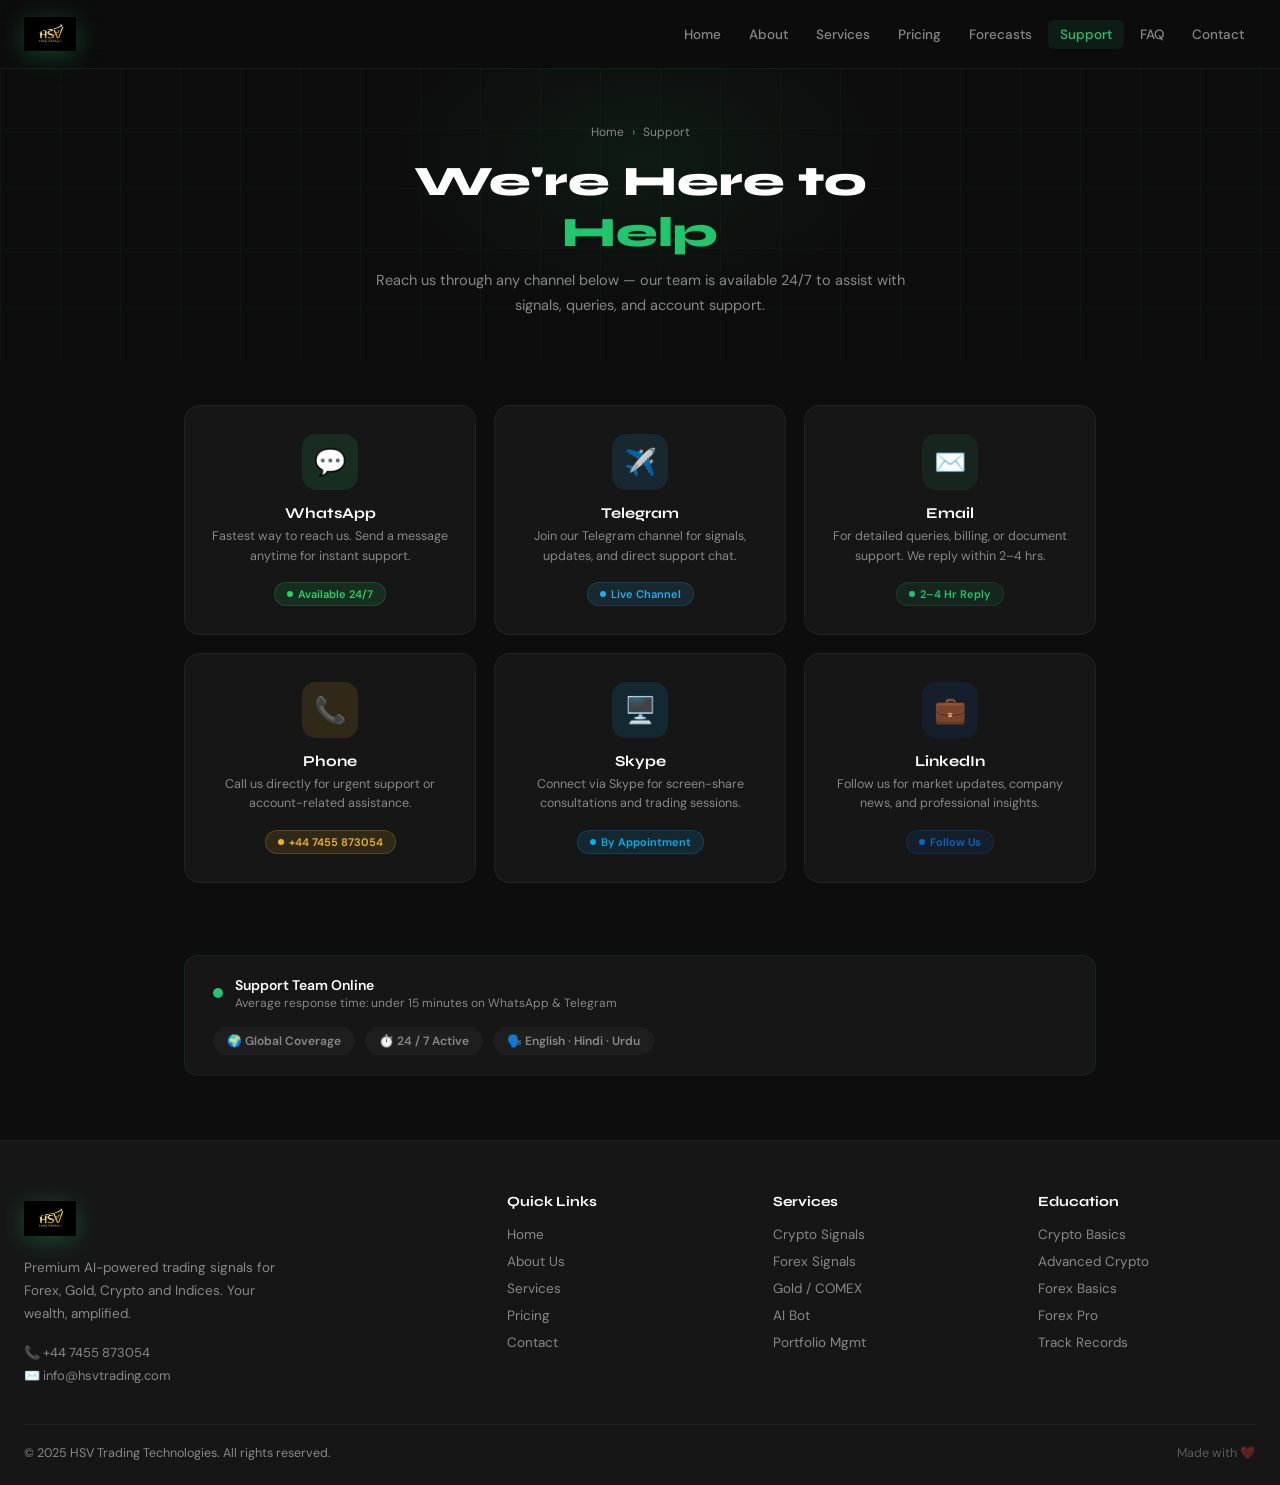
<file: support.html>
<!DOCTYPE html>
<html lang="en">
<head>
<meta charset="UTF-8">
<meta name="viewport" content="width=device-width, initial-scale=1.0">
<title>Support – HSV Trading Technologies</title>
<link href="https://fonts.googleapis.com/css2?family=Syne:wght@400;600;700;800&family=DM+Sans:wght@300;400;500&display=swap" rel="stylesheet">
<style>
  :root {
    --green: #1a9e5a;
    --green-light: #22c46e;
    --dark: #0d0d0d;
    --dark2: #161616;
    --dark3: #1e1e1e;
    --gray: #2a2a2a;
    --text: #e8e8e8;
    --text-muted: #888;
    --white: #ffffff;
  }

  * { margin: 0; padding: 0; box-sizing: border-box; }
  body { font-family: 'DM Sans', sans-serif; background: var(--dark); color: var(--text); overflow-x: hidden; }

  /* NAVBAR */
  header {
    position: fixed; top: 0; left: 0; right: 0; z-index: 1000;
    background: rgba(13,13,13,0.92); backdrop-filter: blur(12px);
    border-bottom: 1px solid rgba(26,158,90,0.15);
  }
  .navbar {
    max-width: 1300px; margin: 0 auto; padding: 0 24px;
    height: 68px; display: flex; align-items: center; justify-content: space-between;
  }
  .logo { display: flex; align-items: center; text-decoration: none; }
  .logo-icon {
    display: flex; align-items: center; justify-content: center;
    transition: transform 0.2s, filter 0.2s;
    filter: drop-shadow(0 4px 12px rgba(26,158,90,0.4));
  }
  .logo:hover .logo-icon { transform: scale(1.07); filter: drop-shadow(0 6px 18px rgba(34,196,110,0.55)); }
  nav.nav-links { display: flex; align-items: center; gap: 4px; }
  nav.nav-links a {
    text-decoration: none; color: var(--text-muted); font-size: 13.5px; font-weight: 500;
    padding: 6px 12px; border-radius: 6px; transition: all 0.2s;
  }
  nav.nav-links a:hover { color: var(--white); background: rgba(26,158,90,0.12); }
  nav.nav-links a.active { color: var(--green-light); background: rgba(26,158,90,0.12); }
  .mobile-menu { display: none; font-size: 24px; cursor: pointer; color: var(--text); }

  /* MAIN WRAP */
  .wrap {
    padding-top: 68px;
    min-height: 100vh;
    display: flex;
    flex-direction: column;
  }

  /* HERO — compact */
  .hero {
    background: var(--dark);
    position: relative; overflow: hidden;
    text-align: center; padding: 52px 24px 44px;
  }
  .hero::before {
    content: ''; position: absolute; inset: 0;
    background-image: linear-gradient(rgba(26,158,90,0.05) 1px, transparent 1px), linear-gradient(90deg, rgba(26,158,90,0.05) 1px, transparent 1px);
    background-size: 60px 60px;
  }
  .hero::after {
    content: ''; position: absolute; top: -60px; left: 50%; transform: translateX(-50%);
    width: 500px; height: 300px;
    background: radial-gradient(ellipse, rgba(26,158,90,0.09) 0%, transparent 70%);
    pointer-events: none;
  }
  .hero-inner { position: relative; z-index: 2; max-width: 560px; margin: 0 auto; }
  .breadcrumb { display: inline-flex; align-items: center; gap: 8px; font-size: 12px; color: var(--text-muted); margin-bottom: 16px; }
  .breadcrumb a { color: var(--text-muted); text-decoration: none; }
  .breadcrumb a:hover { color: var(--green-light); }
  .breadcrumb .sep { color: var(--green-light); }
  .hero h1 { font-family: 'Syne', sans-serif; font-size: clamp(28px, 3.5vw, 42px); font-weight: 800; color: var(--white); margin-bottom: 10px; }
  .hero h1 .hl { color: var(--green-light); }
  .hero p { font-size: 14.5px; color: var(--text-muted); line-height: 1.7; }

  /* CHANNELS GRID */
  .channels {
    max-width: 960px; margin: 0 auto;
    padding: 44px 24px 72px;
    display: grid;
    grid-template-columns: repeat(3, 1fr);
    gap: 18px;
  }

  .channel-card {
    background: var(--dark2);
    border: 1px solid rgba(255,255,255,0.05);
    border-radius: 16px;
    padding: 28px 22px;
    text-align: center;
    transition: all 0.3s;
    position: relative;
    overflow: hidden;
    text-decoration: none;
    display: flex;
    flex-direction: column;
    align-items: center;
    gap: 0;
  }
  .channel-card::before {
    content: ''; position: absolute; top: 0; left: 0; right: 0; height: 3px;
    transform: scaleX(0); transform-origin: left; transition: transform 0.3s;
  }
  .channel-card:hover { border-color: rgba(26,158,90,0.25); transform: translateY(-5px); box-shadow: 0 18px 44px rgba(0,0,0,0.45); }
  .channel-card:hover::before { transform: scaleX(1); }

  /* per-card accent colors */
  .card-wa::before  { background: #25D366; }
  .card-tg::before  { background: #2AABEE; }
  .card-em::before  { background: var(--green); }
  .card-ph::before  { background: #f0b429; }
  .card-sk::before  { background: #00AFF0; }
  .card-li::before  { background: #0A66C2; }

  .ch-icon {
    width: 56px; height: 56px;
    border-radius: 14px;
    display: flex; align-items: center; justify-content: center;
    font-size: 26px;
    margin-bottom: 14px;
    transition: transform 0.3s;
  }
  .channel-card:hover .ch-icon { transform: scale(1.1); }

  .card-wa  .ch-icon { background: rgba(37,211,102,0.12); }
  .card-tg  .ch-icon { background: rgba(42,171,238,0.12); }
  .card-em  .ch-icon { background: rgba(26,158,90,0.12); }
  .card-ph  .ch-icon { background: rgba(240,180,41,0.12); }
  .card-sk  .ch-icon { background: rgba(0,175,240,0.12); }
  .card-li  .ch-icon { background: rgba(10,102,194,0.12); }

  .ch-name { font-family: 'Syne', sans-serif; font-weight: 700; font-size: 15px; color: var(--white); margin-bottom: 5px; }
  .ch-desc { font-size: 12.5px; color: var(--text-muted); line-height: 1.55; margin-bottom: 16px; }

  .ch-badge {
    display: inline-flex; align-items: center; gap: 5px;
    font-size: 11px; font-weight: 600; padding: 4px 12px;
    border-radius: 100px; margin-top: auto;
  }
  .badge-green  { background: rgba(26,158,90,0.12); color: var(--green-light); border: 1px solid rgba(26,158,90,0.2); }
  .badge-blue   { background: rgba(42,171,238,0.12); color: #2AABEE; border: 1px solid rgba(42,171,238,0.2); }
  .badge-wa     { background: rgba(37,211,102,0.12); color: #25D366; border: 1px solid rgba(37,211,102,0.2); }
  .badge-gold   { background: rgba(240,180,41,0.12); color: #f0b429; border: 1px solid rgba(240,180,41,0.2); }
  .badge-sky    { background: rgba(0,175,240,0.12); color: #00AFF0; border: 1px solid rgba(0,175,240,0.2); }
  .badge-li     { background: rgba(10,102,194,0.12); color: #0A66C2; border: 1px solid rgba(10,102,194,0.2); }

  .ch-badge::before { content: ''; width: 6px; height: 6px; border-radius: 50%; background: currentColor; animation: pulse 2s infinite; }
  @keyframes pulse { 0%,100%{opacity:1;transform:scale(1)} 50%{opacity:.4;transform:scale(.7)} }

  /* AVAILABILITY BAR */
  .avail-bar {
    max-width: 960px; margin: 0 auto 64px;
    padding: 0 24px;
  }
  .avail-inner {
    background: var(--dark2);
    border: 1px solid rgba(26,158,90,0.12);
    border-radius: 14px;
    padding: 20px 28px;
    display: flex; align-items: center; justify-content: space-between; flex-wrap: wrap; gap: 16px;
  }
  .avail-left { display: flex; align-items: center; gap: 12px; }
  .avail-dot { width: 10px; height: 10px; background: var(--green-light); border-radius: 50%; animation: pulse 1.5s infinite; flex-shrink: 0; }
  .avail-text { font-size: 14px; color: var(--white); font-weight: 600; }
  .avail-sub  { font-size: 12px; color: var(--text-muted); margin-top: 1px; }
  .avail-right { display: flex; gap: 10px; flex-wrap: wrap; }
  .avail-tag { font-size: 12px; font-weight: 600; color: var(--text-muted); background: var(--dark3); padding: 6px 14px; border-radius: 100px; }

  /* FOOTER */
  footer { background: var(--dark2); border-top: 1px solid rgba(255,255,255,0.05); padding: 52px 24px 24px; margin-top: auto; }
  .footer-inner { max-width: 1300px; margin: 0 auto; display: grid; grid-template-columns: 2fr 1fr 1fr 1fr; gap: 48px; margin-bottom: 40px; }
  .footer-brand p { font-size: 13.5px; color: var(--text-muted); line-height: 1.7; margin: 12px 0 18px; max-width: 260px; }
  .contact-info { display: flex; flex-direction: column; gap: 6px; }
  .contact-info a { color: var(--text-muted); text-decoration: none; font-size: 13px; transition: color 0.2s; }
  .contact-info a:hover { color: var(--green-light); }
  .footer-col h4 { font-family: 'Syne', sans-serif; font-weight: 700; font-size: 14px; color: var(--white); margin-bottom: 16px; }
  .footer-col a { display: block; text-decoration: none; color: var(--text-muted); font-size: 13.5px; margin-bottom: 10px; transition: color 0.2s; }
  .footer-col a:hover { color: var(--green-light); }
  .footer-bottom { max-width: 1300px; margin: 0 auto; padding-top: 20px; border-top: 1px solid rgba(255,255,255,0.05); display: flex; justify-content: space-between; align-items: center; font-size: 12.5px; color: var(--text-muted); }

  /* MOBILE */
  @media (max-width: 700px) {
    nav.nav-links { display: none; }
    nav.nav-links.open { display: flex; flex-direction: column; position: absolute; top: 68px; left: 0; right: 0; background: var(--dark2); padding: 20px; gap: 8px; border-bottom: 1px solid var(--gray); }
    .mobile-menu { display: block; }
    .channels { grid-template-columns: 1fr 1fr; }
    .footer-inner { grid-template-columns: 1fr 1fr; }
    .avail-inner { flex-direction: column; align-items: flex-start; }
  }
  @media (max-width: 440px) {
    .channels { grid-template-columns: 1fr; }
    .footer-inner { grid-template-columns: 1fr; }
  }
</style>
</head>
<body>

<!-- NAVBAR -->
<header>
  <div class="navbar">
    <a href="index.html" class="logo">
      <div class="logo-icon">
        <img src="images/logo.png" alt="HSV Trading Logo" width="52" height="52" style="border-radius:10px;object-fit:contain;">
      </div>
    </a>
    <div class="mobile-menu" onclick="toggleMenu()">☰</div>
    <nav class="nav-links" id="navLinks">
      <a href="index.html">Home</a>
      <a href="about.html">About</a>
      <a href="services.html">Services</a>
      <a href="pricing.html">Pricing</a>
      <a href="forecasts.html">Forecasts</a>
      <a href="support.html" class="active">Support</a>
      <a href="faq.html">FAQ</a>
      <a href="contact.html">Contact</a>
    </nav>
  </div>
</header>

<div class="wrap">

  <!-- HERO -->
  <div class="hero">
    <div class="hero-inner">
      <div class="breadcrumb">
        <a href="index.html">Home</a><span class="sep">›</span><span>Support</span>
      </div>
      <h1>We're Here to <span class="hl">Help</span></h1>
      <p>Reach us through any channel below — our team is available 24/7 to assist with signals, queries, and account support.</p>
    </div>
  </div>

  <!-- SUPPORT CHANNELS -->
  <div class="channels">

    <!-- WhatsApp -->
    <a href="https://wa.me/447455873054" target="_blank" class="channel-card card-wa">
      <div class="ch-icon">💬</div>
      <div class="ch-name">WhatsApp</div>
      <div class="ch-desc">Fastest way to reach us. Send a message anytime for instant support.</div>
      <span class="ch-badge badge-wa">Available 24/7</span>
    </a>

    <!-- Telegram -->
    <a href="https://t.me/hsvtrading" target="_blank" class="channel-card card-tg">
      <div class="ch-icon">✈️</div>
      <div class="ch-name">Telegram</div>
      <div class="ch-desc">Join our Telegram channel for signals, updates, and direct support chat.</div>
      <span class="ch-badge badge-blue">Live Channel</span>
    </a>

    <!-- Email -->
    <a href="mailto:info@hsvtrading.com" class="channel-card card-em">
      <div class="ch-icon">✉️</div>
      <div class="ch-name">Email</div>
      <div class="ch-desc">For detailed queries, billing, or document support. We reply within 2–4 hrs.</div>
      <span class="ch-badge badge-green">2–4 Hr Reply</span>
    </a>

    <!-- Phone -->
    <a href="tel:+447455873054" class="channel-card card-ph">
      <div class="ch-icon">📞</div>
      <div class="ch-name">Phone</div>
      <div class="ch-desc">Call us directly for urgent support or account-related assistance.</div>
      <span class="ch-badge badge-gold">+44 7455 873054</span>
    </a>

    <!-- Skype -->
    <a href="skype:hsvtrading?chat" class="channel-card card-sk">
      <div class="ch-icon">🖥️</div>
      <div class="ch-name">Skype</div>
      <div class="ch-desc">Connect via Skype for screen-share consultations and trading sessions.</div>
      <span class="ch-badge badge-sky">By Appointment</span>
    </a>

    <!-- LinkedIn -->
    <a href="https://linkedin.com/company/hsvtrading" target="_blank" class="channel-card card-li">
      <div class="ch-icon">💼</div>
      <div class="ch-name">LinkedIn</div>
      <div class="ch-desc">Follow us for market updates, company news, and professional insights.</div>
      <span class="ch-badge badge-li">Follow Us</span>
    </a>

  </div>

  <!-- AVAILABILITY BAR -->
  <div class="avail-bar">
    <div class="avail-inner">
      <div class="avail-left">
        <div class="avail-dot"></div>
        <div>
          <div class="avail-text">Support Team Online</div>
          <div class="avail-sub">Average response time: under 15 minutes on WhatsApp & Telegram</div>
        </div>
      </div>
      <div class="avail-right">
        <span class="avail-tag">🌍 Global Coverage</span>
        <span class="avail-tag">⏱️ 24 / 7 Active</span>
        <span class="avail-tag">🗣️ English · Hindi · Urdu</span>
      </div>
    </div>
  </div>

  <!-- FOOTER -->
  <footer>
    <div class="footer-inner">
      <div class="footer-brand">
        <a href="index.html" class="logo" style="margin-bottom:0;">
          <div class="logo-icon">
            <img src="images/logo.png" alt="HSV Trading Logo" width="52" height="52" style="border-radius:10px;object-fit:contain;">
          </div>
        </a>
        <p>Premium AI-powered trading signals for Forex, Gold, Crypto and Indices. Your wealth, amplified.</p>
        <div class="contact-info">
          <a href="tel:+447455873054">📞 +44 7455 873054</a>
          <a href="mailto:info@hsvtrading.com">✉️ info@hsvtrading.com</a>
        </div>
      </div>
      <div class="footer-col">
        <h4>Quick Links</h4>
        <a href="index.html">Home</a><a href="about.html">About Us</a>
        <a href="services.html">Services</a><a href="pricing.html">Pricing</a><a href="contact.html">Contact</a>
      </div>
      <div class="footer-col">
        <h4>Services</h4>
        <a href="#">Crypto Signals</a><a href="#">Forex Signals</a>
        <a href="#">Gold / COMEX</a><a href="#">AI Bot</a><a href="#">Portfolio Mgmt</a>
      </div>
      <div class="footer-col">
        <h4>Education</h4>
        <a href="#">Crypto Basics</a><a href="#">Advanced Crypto</a>
        <a href="#">Forex Basics</a><a href="#">Forex Pro</a><a href="#">Track Records</a>
      </div>
    </div>
    <div class="footer-bottom">
      <span>© 2025 HSV Trading Technologies. All rights reserved.</span>
      <span style="color:rgba(255,255,255,0.3)">Made with ❤️</span>
    </div>
  </footer>

</div>

<script>
  function toggleMenu() { document.getElementById('navLinks').classList.toggle('open'); }
</script>
</body>
</html>
</file>
